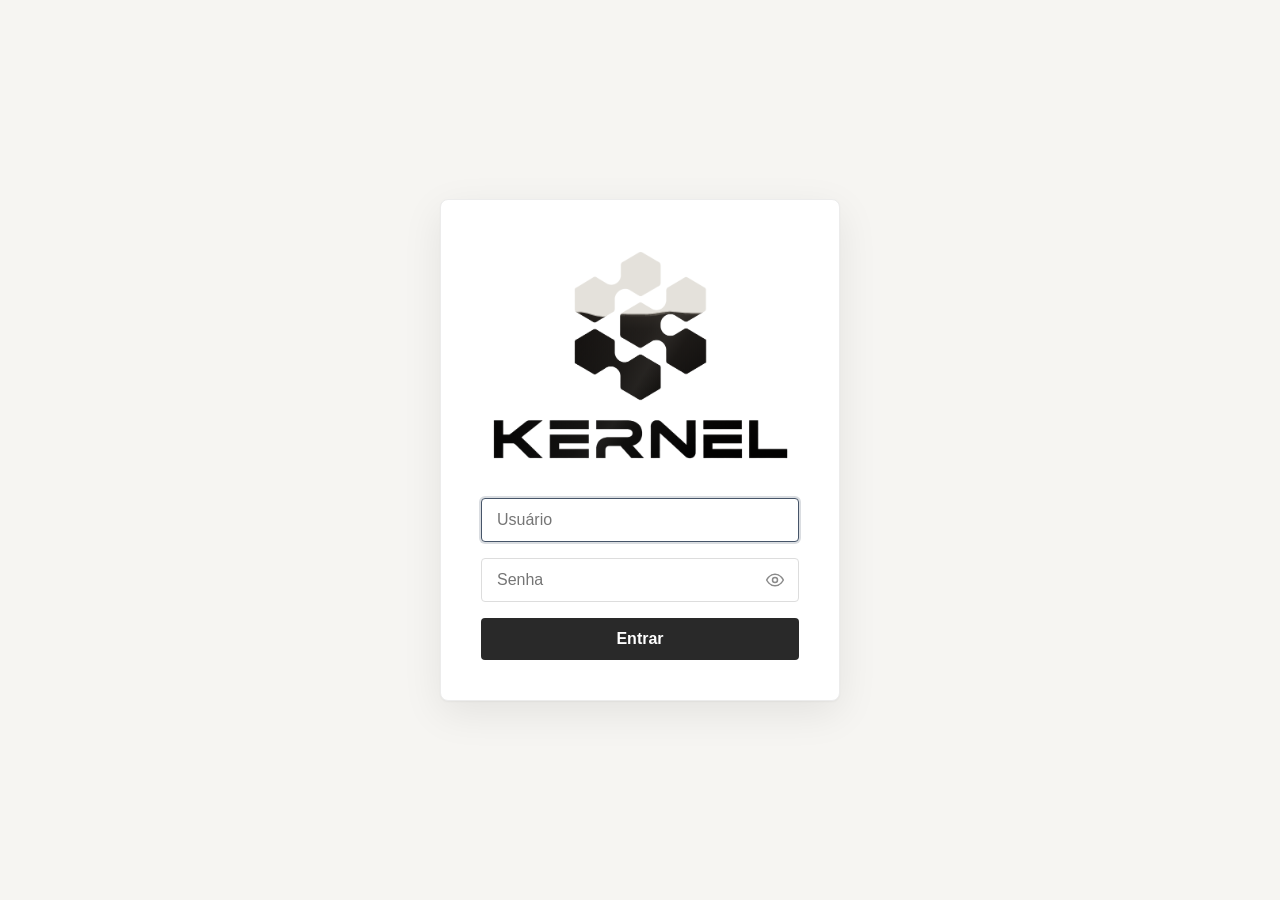
<file: index.html>
<!DOCTYPE html>
<html lang="pt-BR">
<head>
  <meta charset="UTF-8" />
  <meta name="viewport" content="width=device-width, initial-scale=1.0" />
  <title>KERNEL | Login</title>
  <link rel="stylesheet" href="CSS/login.css?v=4" />
  <link rel="icon" href="IMG/Icone.png" type="image/png">
</head>
<body class="login-page">
  <div class="login-container">
    <div class="logo logo-liquido" id="logo-login" role="img" aria-label="KERNEL"></div>
    <form id="login-form" class="login-form">
      <input type="text" id="username" placeholder="Usuário" required autofocus>
      <div class="password-wrapper">
        <input type="password" id="password" placeholder="Senha" required>
        <button type="button" id="toggle-password" class="toggle-senha" aria-label="Mostrar senha" title="Mostrar senha"><svg class="olho-aberto" viewBox="0 0 24 24" width="20" height="20" fill="none" stroke="currentColor" stroke-width="1.8" stroke-linecap="round" stroke-linejoin="round" aria-hidden="true"><path d="M2 12s3.6-7 10-7 10 7 10 7-3.6 7-10 7S2 12 2 12z"/><circle cx="12" cy="12" r="3"/></svg><svg class="olho-fechado" viewBox="0 0 24 24" width="20" height="20" fill="none" stroke="currentColor" stroke-width="1.8" stroke-linecap="round" stroke-linejoin="round" aria-hidden="true"><path d="M3 3l18 18"/><path d="M10.6 5.1A10.4 10.4 0 0 1 12 5c6.4 0 10 7 10 7a17.6 17.6 0 0 1-3.2 4.2M6.6 6.6C3.9 8.4 2 12 2 12s3.6 7 10 7a9.7 9.7 0 0 0 5.4-1.6"/><path d="M9.9 9.9a3 3 0 0 0 4.2 4.2"/></svg></button>
      </div>
      <button type="submit">Entrar</button>
      <div class="login-error" id="login-error">Usuário ou senha inválidos.</div>
    </form>
  </div>
  <script src="SCRIPT/config.js"></script>
  <script src="SCRIPT/logo-liquido.js?v=2"></script>
  <script src="SCRIPT/login.js?v=4"></script>
  
</body>
</html>
</file>
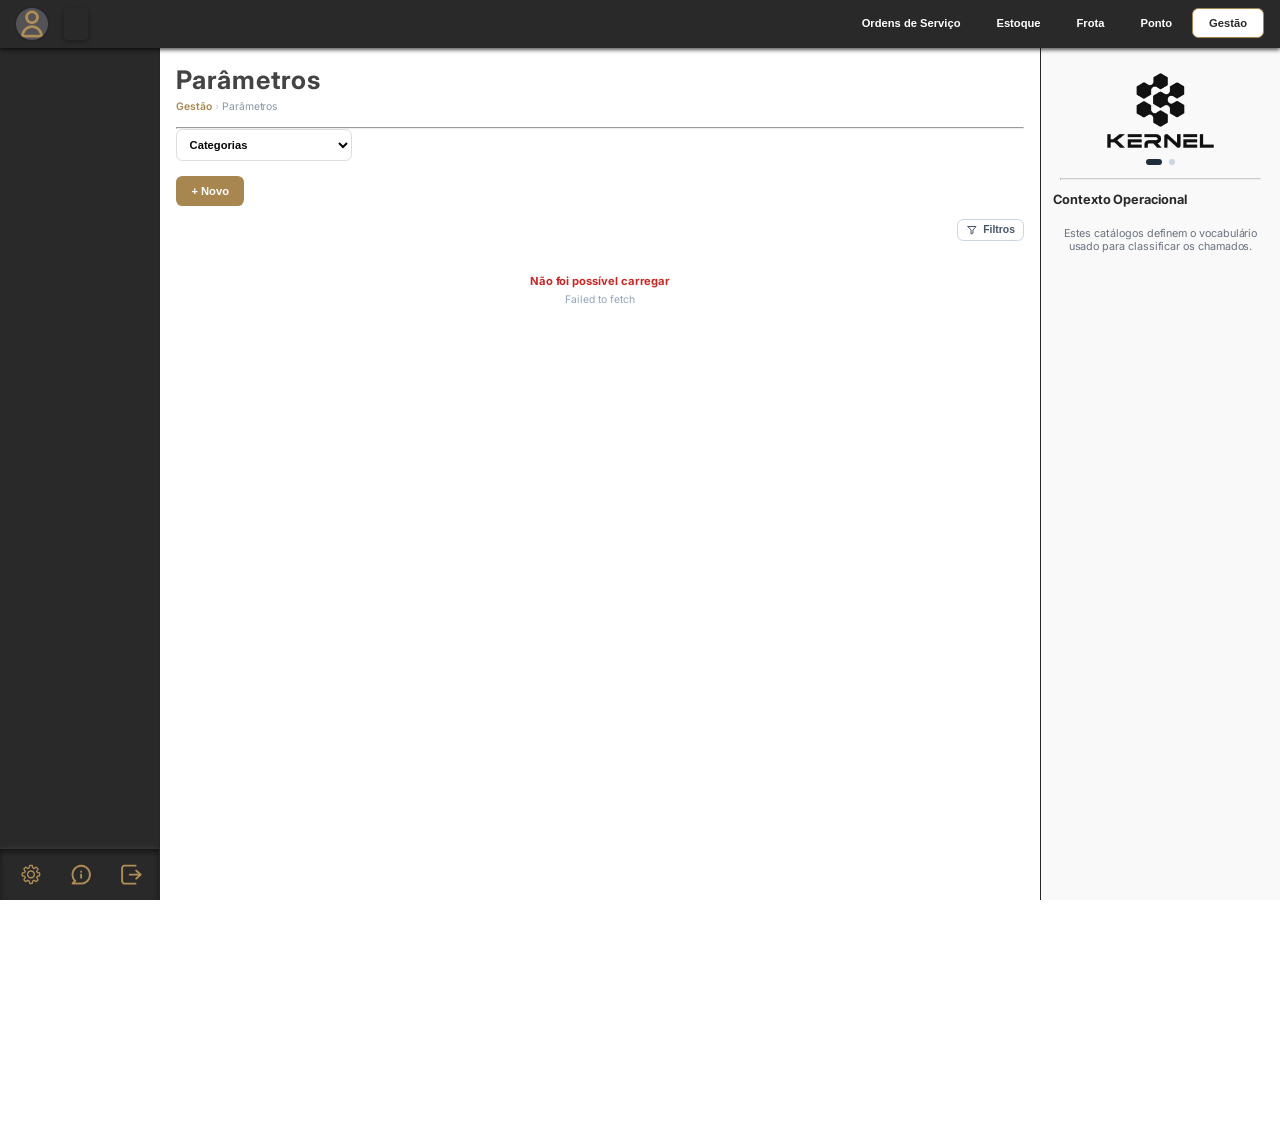
<file: HTML/cadastros.html>
<!DOCTYPE html>
<html lang="pt-BR">
<head>
  <meta charset="UTF-8" />
  <script src="../SCRIPT/escala-tela.js?v=1"></script>
  <meta name="viewport" content="width=device-width, initial-scale=1" />
  <link rel="stylesheet" href="../CSS/gestao.css?v=12" />
  <link rel="stylesheet" href="../CSS/geral.css?v=92" />
  <link rel="stylesheet" href="../CSS/relatorios.css?v=11" />
  <link rel="stylesheet" href="../CSS/ficha.css?v=2" />
  <link rel="stylesheet" href="../CSS/explorador.css?v=1" />
  <link rel="stylesheet" href="../CSS/cadastros.css?v=2" />
  <link rel="stylesheet" href="../CSS/gestao-nav.css?v=4" />
  <link rel="stylesheet" href="../CSS/ajuda.css?v=4" />
  <link rel="icon" href="../IMG/Icone.png" type="image/png">
  <title>Cadastros</title>
</head>
<body>

  <!-- Menu lateral -->
  <div class="menu">
    <!-- Abas internas: a partir de tablet/desktop viram pilulas abaixo da
         legenda (ver .menu-subtabs no CSS e montarSubnavDesktop em
         gestao-nav.js) - o menu fica só com as áreas de Gestão. -->
    <div class="menu-subtabs">
      <button class="tab-btn active" data-tab="analise-operacional" data-nav-label="Parâmetros" data-nav-icone="cadastros">Parâmetros</button>
      <button class="tab-btn" data-tab="locais" data-nav-label="Locais" data-nav-icone="mapa">Bases de Atendimento</button>
      <button class="tab-btn" data-tab="usuario" data-nav-label="Usuários" data-nav-icone="usuarios">Usuários</button>
      <button class="tab-btn" data-tab="funcionario" data-nav-label="Funcionários" data-nav-icone="usuarios">Funcionários</button>
      <button class="tab-btn" data-tab="contrato" data-nav-label="Contratos" data-nav-icone="agenda" data-permissao="gestao_contratos:editar gestao_contratos:excluir">Contratos</button>
    </div>
    <div class="menu-bottom">
      <button class="menu-icon-btn" id="btn-config">
        <img src="../IMG/configuracoes.png" alt="Configurações">
      </button>
      <button class="menu-icon-btn" id="btn-info">
        <img src="../IMG/info.png" alt="Informações">
      </button>
      <button class="menu-icon-btn" id="btn-logout">
        <img src="../IMG/sair.png" alt="Sair">
      </button>
    </div>
  </div>

  <!-- Barra superior -->
  <div class="top-bar">
    <div class="top-bar-left">
      <img src="../IMG/Logoescura.png" alt="KERNEL" class="top-bar-logo">
      <span class="account-info">
        <img src="../IMG/user-icon.png" alt="Usuário" class="user-icon">
        <span id="logged-user"></span>
        <span id="modulo-ativo">Gestão</span>
      </span>
    </div>
    <div class="top-bar-right">
      <button class="top-tab" id="ordens-tab">Ordens de Serviço</button>
      <button class="top-tab" id="almoxarifado-tab">Estoque</button>
      <button class="top-tab" id="frota-tab">Frota</button>
      <button class="top-tab" id="jornada-tab">Ponto</button>
      <button class="top-tab active" id="gestao-tab">Gestão</button>
    </div>
  </div>

  <div class="content">

    <!-- ===== ABA: CADASTRO DE PARÂMETROS ===== -->
    <div id="analise-operacional" class="tab-content active" data-secao="Parâmetros">
      <h2 class="aba-legenda">Parâmetros</h2>
      <hr class="aba-linha">

      <select class="cad-subabas-select" id="cad-subabas">
        <option value="categorias">Categorias</option>
        <option value="problemas">Problemas</option>
        <option value="causas">Causas</option>
        <option value="solucoes">Soluções</option>
        <option value="resultados">Resultados</option>
        <option value="tipos-equipamento">Tipos de equipamento</option>
      </select>

      <div class="cad-cabecalho">
        <div class="cad-busca">
          <input type="search" id="cad-busca" placeholder="Pesquisar..." autocomplete="off">
        </div>
        <label class="cad-check-inline">
          <input type="checkbox" id="cad-incluir-inativos"> Mostrar inativos
        </label>
        <select id="cad-filtro-categoria" class="cad-filtro" hidden>
          <option value="">Todas as categorias</option>
        </select>
        <button type="button" class="rel-btn rel-btn-primario" id="cad-novo">+ Novo</button>
      </div>

      <div class="rel-feedback" id="cad-feedback" hidden></div>
      <div class="rel-tabela-area" id="cad-tabela"></div>
    </div>

    <!-- ===== ABA: EQUIPAMENTOS ===== -->
    <!-- ===== ABA: PONTOS E REGIÕES ===== -->
    <div id="usuario" class="tab-content" data-secao="Usuários">
      <div class="aba-legenda-linha">
        <h2 class="aba-legenda" id="titulo-cadastro-usuario">Novo usuário</h2>
      </div>
      <hr class="aba-linha">
      <form id="form-usuario" autocomplete="off">
        <input type="hidden" id="usuario-id">

        <div class="gestao-secao">
          <h4>Vínculo de perfil de acesso</h4>
          <div class="gestao-form-grid">
            <div class="gestao-form-item">
              <label for="usuario-perfil">Perfil de acesso vinculado</label>
              <select id="usuario-perfil">
                <option value="">Nenhum (sem acesso extra)</option>
              </select>
            </div>
            <div class="gestao-form-item gestao-checkbox-item">
              <label>
                <input type="checkbox" id="usuario-usa-customizadas">
                Usar ajustes sob medida (sobrescrever perfil)
              </label>
            </div>
          </div>
        </div>

        <div class="gestao-secao">
          <h4>Dados cadastrais</h4>
          <div class="gestao-form-grid">
            <div class="gestao-form-item">
              <label for="usuario-login">Nome de usuário (login) *</label>
              <input type="text" id="usuario-login" required>
            </div>
            <div class="gestao-form-item" id="campo-senha-criacao">
              <label for="usuario-senha">Senha operacional *</label>
              <input type="text" id="usuario-senha" autocomplete="new-password">
            </div>
            <div class="gestao-form-item" id="campo-redefinir-senha" style="display:none;">
              <label>
                <input type="checkbox" id="usuario-redefinir-senha-toggle">
                Redefinir senha
              </label>
              <input type="text" id="usuario-nova-senha" placeholder="Nova senha" style="display:none; margin-top:6px;" autocomplete="new-password">
            </div>
            <div class="gestao-form-item">
              <label for="usuario-nome">Nome</label>
              <input type="text" id="usuario-nome">
            </div>
            <div class="gestao-form-item">
              <label for="usuario-email">Endereço de e-mail</label>
              <input type="email" id="usuario-email">
            </div>
            <div class="gestao-form-item">
              <label for="usuario-cargo">Cargo / nível operacional</label>
              <input type="text" id="usuario-cargo" placeholder="Ex.: Administrador Geral">
            </div>
            <div class="gestao-form-item">
              <label for="usuario-pagina-inicial">Abrir ao entrar</label>
              <select id="usuario-pagina-inicial">
                <option value="">Automático (primeira que ele pode ver)</option>
                <option value="ordens">Ordens de Serviço</option>
                <option value="almoxarifado">Estoque</option>
                <option value="frota">Frota</option>
                <option value="jornada">Ponto</option>
                <option value="gestao">Gestão</option>
              </select>
            </div>
            <div class="gestao-form-item gestao-form-full">
              <label for="usuario-foto">Link/URL para foto de perfil</label>
              <input type="url" id="usuario-foto" placeholder="https://...">
            </div>
          </div>
        </div>


        <div class="gestao-secao gestao-secao-customizada" id="bloco-permissoes-usuario" style="display:none;">
          <h4>Painel de direitos e permissões do sistema</h4>
          <div class="gestao-matriz-permissoes" id="matriz-permissoes-usuario"></div>
        </div>

        <div class="gestao-secao">
          <h4>Contratos com acesso liberado <button type="button" class="ajuda-contextual" data-ajuda="acesso-contratos" aria-label="Ver no manual" title="Ver no manual">i</button></h4>
          <div class="gestao-form-grid">
            <div class="gestao-form-item gestao-form-full">
              <div id="usuario-contratos-lista" class="checklist-contratos"></div>
            </div>
          </div>
        </div>

        <div class="gestao-secao" id="bloco-pessoa-usuario" hidden>
          <h4>Crachá, emergência e certificados <button type="button" class="ajuda-contextual" data-ajuda="cracha" aria-label="Ver no manual" title="Ver no manual">i</button></h4>
          <a class="btn-secundario" id="usuario-abrir-funcionario" href="#">Abrir cadastro de funcionário</a>
        </div>

        <div id="usuario-form-feedback" class="gestao-feedback" style="display:none;"></div>

        <div class="gestao-modal-acoes">
          <button type="button" class="btn-secundario" id="cancelar-cadastro-usuario">Voltar para a lista</button>
          <button type="submit" class="btn-primario">Salvar</button>
        </div>
      </form>
    </div>

    <div id="funcionario" class="tab-content" data-secao="Funcionários">
      <div class="aba-legenda-linha">
        <h2 class="aba-legenda" id="titulo-cadastro-funcionario">Novo funcionário</h2>
      </div>
      <hr class="aba-linha">
      <div class="opcoes-abas cad-subabas" id="func-abas">
        <button type="button" class="top-tab2 ativo" data-fsec="dados">Dados</button>
        <button type="button" class="top-tab2" data-fsec="admissao">Admissão</button>
        <button type="button" class="top-tab2" data-fsec="documentos" data-so-salvo>Documentos</button>
        <button type="button" class="top-tab2" data-fsec="ferias" data-so-salvo>Férias</button>
      </div>
      <form id="form-funcionario" autocomplete="off">
        <input type="hidden" id="func-id">
        <div data-fsec-painel="dados">
        <div class="gestao-form-grid">
          <div class="gestao-form-item">
            <label for="func-nome">Nome *</label>
            <input type="text" id="func-nome" maxlength="150" required>
          </div>
          <div class="gestao-form-item">
            <label for="func-cpf">CPF</label>
            <input type="text" id="func-cpf" inputmode="numeric" maxlength="14" placeholder="000.000.000-00">
          </div>
          <div class="gestao-form-item gestao-form-full func-mesma-pessoa" id="func-mesma-pessoa" hidden></div>
          <div class="gestao-form-item">
            <label for="func-matricula">Matrícula</label>
            <input type="text" id="func-matricula" maxlength="50">
          </div>
          <div class="gestao-form-item">
            <label for="func-funcao">Função padrão</label>
            <select id="func-funcao"><option value="">Sem função definida</option></select>
          </div>
          <div class="gestao-form-item">
            <label for="func-telefone">Telefone</label>
            <input type="tel" id="func-telefone" maxlength="40">
          </div>
          <div class="gestao-form-item">
            <label for="func-email">E-mail</label>
            <input type="email" id="func-email" maxlength="150">
          </div>
          <div class="gestao-form-item">
            <label for="func-usuario">Usuário do sistema</label>
            <select id="func-usuario"><option value="">Sem login</option></select>
          </div>
          <div class="gestao-form-item">
            <label><input type="checkbox" id="func-ativo" checked> Ativo</label>
          </div>
          <div class="gestao-form-item">
            <label for="func-sangue">Tipo sanguíneo</label>
            <select id="func-sangue">
              <option value="">Não informado</option>
              <option>A+</option><option>A-</option><option>B+</option><option>B-</option>
              <option>AB+</option><option>AB-</option><option>O+</option><option>O-</option>
            </select>
          </div>
          <div class="gestao-form-item gestao-form-full">
            <label for="func-observacao">Observação</label>
            <input type="text" id="func-observacao" maxlength="255">
          </div>
        </div>

        <div class="gestao-secao">
          <details class="config-emergencia">
            <summary>Informações de emergência</summary>
            <div class="gestao-form-grid">
              <div class="gestao-form-item"><label for="func-med-alergias">Alergias</label><input type="text" id="func-med-alergias" maxlength="255"></div>
              <div class="gestao-form-item"><label for="func-med-condicoes">Contraindicações e condições de saúde</label><input type="text" id="func-med-condicoes" maxlength="255"></div>
              <div class="gestao-form-item"><label for="func-med-medicamentos">Medicamentos de uso contínuo</label><input type="text" id="func-med-medicamentos" maxlength="255"></div>
              <div class="gestao-form-item"><label for="func-med-contato">Contato de emergência (nome)</label><input type="text" id="func-med-contato" maxlength="120"></div>
              <div class="gestao-form-item"><label for="func-med-telefone">Telefone do contato</label><input type="tel" id="func-med-telefone" maxlength="40"></div>
              <div class="gestao-form-item gestao-checkbox-item"><label><input type="checkbox" id="func-med-publico" checked> Mostrar na leitura do QR do crachá</label></div>
            </div>
          </details>
        </div>

        <div class="gestao-secao" id="func-bloco-capacitacoes" hidden>
          <h4>Capacitações</h4>
          <div id="func-caps"></div>
        </div>
        </div>

        <!-- Admissão -->
        <div data-fsec-painel="admissao" hidden>
          <div class="gestao-form-grid">
            <div class="gestao-form-item">
              <label for="func-admissao">Data de admissão</label>
              <input type="date" id="func-admissao">
            </div>
            <div class="gestao-form-item">
              <label for="func-contrato">Tipo de contrato</label>
              <select id="func-contrato">
                <option value="">Não informado</option>
                <option>CLT</option><option>Experiência</option><option>Temporário</option>
                <option>Estágio</option><option>Aprendiz</option><option>PJ</option><option>Autônomo</option>
              </select>
            </div>
            <div class="gestao-form-item">
              <label for="func-desligamento">Data de desligamento</label>
              <input type="date" id="func-desligamento">
            </div>
            <div class="gestao-form-item">
              <label>Tempo de casa <button type="button" class="ajuda-contextual" data-ajuda="funcionario-ficha" aria-label="Ver no manual" title="Ver no manual">i</button></label>
              <div class="ficha-tempo" id="func-tempo-casa">-</div>
            </div>
          </div>
        </div>

        <!-- Documentos: explorador de arquivos (pastas livres) -->
        <div data-fsec-painel="documentos" hidden>
          <div id="ficha-explorador"></div>
        </div>

        <!-- Férias (componente SCRIPT/cadastros/ferias-ui.js) -->
        <div data-fsec-painel="ferias" hidden>
          <div id="func-ferias"></div>
        </div>

        <div id="func-feedback" class="gestao-feedback" style="display:none;"></div>
        <div class="gestao-modal-acoes" id="func-acoes-salvar" style="justify-content:flex-start;">
          <button type="submit" class="btn-primario" id="btn-salvar-funcionario">Salvar funcionário</button>
          <button type="button" class="btn-secundario" id="btn-limpar-funcionario">Voltar para a lista</button>
        </div>
      </form>
    </div>

    <div id="contrato" class="tab-content" data-secao="Contratos">
      <div class="aba-legenda-linha">
        <h2 class="aba-legenda" id="titulo-cadastro-contrato">Novo contrato</h2>
      </div>
      <hr class="aba-linha">
      <form id="form-contratos" autocomplete="off">
        <div class="gestao-form-grid">
          <div class="gestao-form-item">
            <label for="contrato-nome">Nome do contrato *</label>
            <input type="text" id="contrato-nome" placeholder="Nome do contrato/empresa" required>
          </div>
          <div class="gestao-form-item">
            <label for="contrato-cnpj">CNPJ</label>
            <input type="text" id="contrato-cnpj" placeholder="00.000.000/0000-00">
          </div>
          <div class="gestao-form-item gestao-form-full">
            <label for="contrato-especificacoes">Especificações</label>
            <textarea id="contrato-especificacoes" rows="3" placeholder="Descreva as especificações do contrato..."></textarea>
          </div>
          <div class="gestao-form-item gestao-form-full">
            <label>Arquivos do contrato</label>
            <div id="contrato-arquivos-lista"></div>
          </div>
        </div>

        <div id="contrato-form-feedback" class="gestao-feedback" style="display:none;"></div>

        <div class="gestao-modal-acoes" style="justify-content:flex-start;">
          <button type="submit" class="btn-primario" id="btn-salvar-contrato">Salvar contrato</button>
          <button type="button" class="btn-secundario" id="btn-voltar-contrato">Voltar para a lista</button>
        </div>
      </form>
    </div>

    <div id="locais" class="tab-content" data-secao="Bases de Atendimento">
      <h2 class="aba-legenda">Bases de Atendimento</h2>
      <hr class="aba-linha">

      <div class="opcoes-abas cad-subabas" id="loc-subabas">
        <button type="button" class="top-tab2 ativo" data-loc="pontos">Bases de Atendimento</button>
        <button type="button" class="top-tab2" data-loc="regioes">Regiões</button>
      </div>

      <div class="cad-cabecalho">
        <div class="cad-busca">
          <input type="search" id="loc-busca" placeholder="Pesquisar..." autocomplete="off">
        </div>
        <button type="button" class="rel-btn rel-btn-primario" id="loc-novo">+ Novo</button>
      </div>

      <div class="rel-feedback" id="loc-feedback" hidden></div>
      <div class="rel-tabela-area" id="loc-tabela"></div>
    </div>

    <!-- ===== ABA: AUDITORIA ===== -->
  </div>

  <!-- Sidebar direita -->
  <div class="sidebar-right">
    <img src="../IMG/Logo.png" alt="Logo" class="logo">
    <hr class="logo-divider">
    <div id="sidebar-content"></div>
  </div>

  <!-- Formulário em painel lateral (tela cheia no celular) -->
  <div class="rel-detalhe-overlay" id="cad-form-overlay" hidden></div>
  <aside class="rel-detalhe cad-form-painel" id="cad-form-painel" hidden aria-label="Formulário de cadastro">
    <div class="rel-detalhe-cabecalho">
      <strong id="cad-form-titulo">Novo registro</strong>
      <button type="button" class="rel-filtros-fechar" id="cad-form-fechar" aria-label="Fechar">&times;</button>
    </div>
    <form class="cad-form-corpo" id="cad-form">
      <div id="cad-form-campos"></div>
      <div class="cad-form-meta" id="cad-form-meta" hidden></div>
      <div class="cad-form-acoes">
        <button type="button" class="rel-btn rel-btn-secundario" id="cad-form-cancelar">Cancelar</button>
        <button type="submit" class="rel-btn rel-btn-primario" id="cad-form-salvar">Salvar</button>
      </div>
    </form>
  </aside>

  <script src="../SCRIPT/config.js?v=2"></script>
  <script src="../SCRIPT/logo-liquido.js?v=2"></script>
  <script src="../SCRIPT/geral.js?v=43"></script>
  <script src="../SCRIPT/ficha-registro.js?v=1"></script>
  <script src="../SCRIPT/filtros-tabela.js?v=10"></script>
  <script src="../SCRIPT/navegacao-subabas.js?v=2"></script>
  <script src="../SCRIPT/configuracoes.js?v=9"></script>
  <script src="../SCRIPT/protecao-print.js?v=3"></script>
  <script src="../SCRIPT/clima-ferro.js?v=14"></script>
  <script src="../SCRIPT/clima-painel.js?v=9"></script>
  <script src="../SCRIPT/ajuda/central.js?v=34"></script>
  <script src="../SCRIPT/gestao-nav.js?v=13"></script>
  <script src="../SCRIPT/relatorios/api.js?v=2"></script>
  <script src="../SCRIPT/cadastros/formulario.js?v=4"></script>
  <script src="../SCRIPT/cadastros/catalogos.js?v=2"></script>
  <script src="../SCRIPT/cadastros/locais.js?v=3"></script>
  <script src="../SCRIPT/permissoes-matriz.js?v=1"></script>
  <script src="../SCRIPT/cadastros/capacitacoes-ui.js?v=2"></script>
  <script src="../SCRIPT/cadastros/usuario.js?v=5"></script>
  <script src="../SCRIPT/gestao-funcionarios.js?v=7"></script>
  <script src="../SCRIPT/operacional/explorador.js?v=6"></script>
  <script src="../SCRIPT/cadastros/ferias-ui.js?v=2"></script>
  <script src="../SCRIPT/cadastros/funcionario-ficha.js?v=3"></script>
  <script src="../SCRIPT/cadastros/contrato.js?v=1"></script>
  <script src="../SCRIPT/contexto/painel.js?v=2"></script>
  <script src="../SCRIPT/contexto/cadastros.js?v=3"></script>

  <div id="info-modal" class="modal" style="display: none;">
    <div class="modal-content">
      <p>Versão de desenvolvimento: 1.0.0</p>
      <button id="modal-ok-btn">OK</button>
    </div>
  </div>
</body>
</html>
</file>
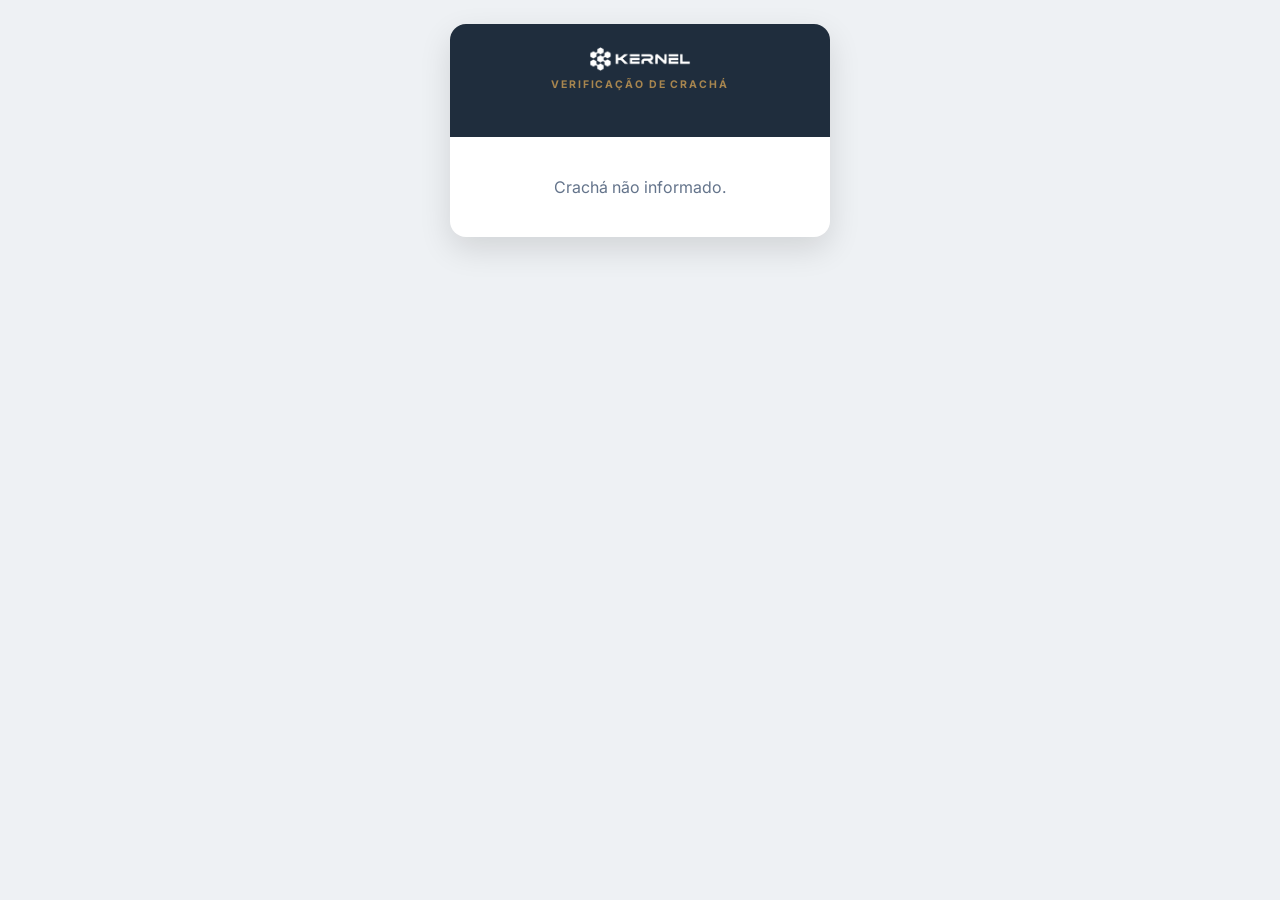
<file: HTML/cracha.html>
<!DOCTYPE html>
<html lang="pt-BR">
<head>
  <meta charset="UTF-8">
  <meta name="viewport" content="width=device-width, initial-scale=1.0">
  <meta name="robots" content="noindex">
  <title>KERNEL | Verificação de crachá</title>
  <link rel="icon" href="../IMG/Icone.png" type="image/png">
  <link rel="preconnect" href="https://fonts.googleapis.com">
  <link href="https://fonts.googleapis.com/css2?family=Inter:wght@400;600;700;800&display=swap" rel="stylesheet">
  <style>
    :root { --escuro: #1F2D3D; --bronze: #A8864F; --texto: #1F2D3D; --suave: #64748b; --fundo: #eef1f4; }
    * { box-sizing: border-box; }
    body { margin: 0; min-height: 100vh; display: flex; align-items: flex-start; justify-content: center; padding: 24px 16px; background: var(--fundo); font-family: Inter, system-ui, sans-serif; color: var(--texto); }
    .cartao { width: 100%; max-width: 380px; overflow: hidden; border-radius: 16px; background: #fff; box-shadow: 0 12px 32px rgba(0,0,0,.12); }
    .topo { display: flex; flex-direction: column; align-items: center; gap: 6px; padding: 22px 16px 46px; background: var(--escuro); }
    .topo img { height: 26px; }
    .topo span { font-size: 10.5px; font-weight: 700; letter-spacing: .18em; text-transform: uppercase; color: var(--bronze); }
    .identidade { position: relative; z-index: 1; display: flex; flex-direction: column; align-items: center; margin-top: -40px; padding: 0 18px; text-align: center; }
    .foto { width: 96px; height: 112px; object-fit: cover; border-radius: 12px; border: 4px solid #fff; background: #535358; box-shadow: 0 4px 14px rgba(0,0,0,.18); }
    h1 { margin: 12px 0 2px; font-size: 21px; }
    .cargo { font-size: 13px; font-weight: 600; color: var(--bronze); }
    .ficha { display: grid; grid-template-columns: 1fr 1fr; gap: 12px; margin: 18px; padding-top: 14px; border-top: 1px dashed #d5dbe3; }
    .ficha dt { font-size: 10.5px; font-weight: 700; letter-spacing: .06em; text-transform: uppercase; color: #94a3b8; }
    .ficha dd { margin: 2px 0 0; font-size: 14px; font-weight: 600; }
    .sangue { display: inline-block; min-width: 38px; padding: 2px 8px; border-radius: 6px; background: #c62828; color: #fff; font-weight: 800; text-align: center; }
    .sangue.vazio { background: #e5e7eb; color: var(--suave); font-weight: 600; }
    .caps { margin: 0 18px 18px; }
    .caps h2 { margin: 0 0 8px; font-size: 10.5px; letter-spacing: .06em; text-transform: uppercase; color: #94a3b8; }
    .caps ul { margin: 0; padding: 0; list-style: none; display: flex; flex-direction: column; gap: 8px; }
    .caps li { display: flex; flex-wrap: wrap; align-items: center; gap: 4px 8px; font-size: 14px; }
    .caps small { flex-basis: 100%; font-size: 12px; color: #94a3b8; }
    .selo { padding: 1px 8px; border-radius: 999px; font-size: 12px; font-weight: 700; }
    .valida { background: #e3f4ea; color: #1a7f45; }
    .vencendo { background: #fff4de; color: #a35d00; }
    .vencida { background: #fde8e8; color: #c62828; }
    .sem_validade { background: #eef1f4; color: var(--suave); }
    .pendencia { margin-bottom: 8px; padding: 9px 11px; border-radius: 8px; background: #fde8e8; color: #c62828; font-size: 13px; font-weight: 700; }
    .ok { margin-bottom: 8px; padding: 9px 11px; border-radius: 8px; background: #e3f4ea; color: #1a7f45; font-size: 13px; font-weight: 700; }
    .rodape { padding: 12px 18px; background: #f8fafc; font-size: 12px; color: var(--suave); text-align: center; }
    .aviso { padding: 40px 20px; text-align: center; color: var(--suave); }
    .pdf { font-size: 12.5px; font-weight: 700; color: var(--bronze); text-decoration: none; }
    .emergencia { margin: 0 18px 16px; }
    .emergencia summary { display: inline-flex; align-items: center; gap: 6px; padding: 4px 10px 4px 8px; border: 1px solid #eef1f4; border-radius: 999px;
      font-size: 12px; font-weight: 600; color: #64748b; cursor: pointer; list-style: none; }
    .emergencia summary::-webkit-details-marker { display: none; }
    .emergencia summary svg { color: #c62828; }
    .emergencia[open] summary { color: #1F2D3D; }
    .emergencia dl { margin: 10px 0 0; padding: 10px 12px; background: #fdf4f4; border-radius: 8px; display: flex; flex-direction: column; gap: 8px; }
    .emerg-tel { color: #c62828; font-weight: 700; text-decoration: none; white-space: nowrap; }
    .emerg-tel::before { content: "\260E  "; }
    .emergencia dt { font-size: 10.5px; font-weight: 700; letter-spacing: .06em; text-transform: uppercase; color: #94a3b8; }
    .emergencia dd { margin: 2px 0 0; font-size: 14px; font-weight: 600; }
  </style>
</head>
<body>
  <main class="cartao" id="cartao">
    <div class="topo"><img src="../IMG/Logoescura.png" alt="KERNEL"><span>Verificação de crachá</span></div>
    <div class="aviso" id="aviso">Consultando...</div>
  </main>

  <script src="../SCRIPT/config.js?v=2"></script>
  <script src="../SCRIPT/protecao-print.js?v=3"></script>
  <script>
    (function () {
      const esc = (t) => String(t ?? '').replace(/[&<>"']/g, (c) => ({ '&': '&amp;', '<': '&lt;', '>': '&gt;', '"': '&quot;', "'": '&#39;' }[c]));
      const aviso = document.getElementById('aviso');
      const codigo = new URLSearchParams(location.search).get('c') || '';
      if (!codigo) { aviso.textContent = 'Crachá não informado.'; return; }

      fetch((window.apiUrl ? window.apiUrl('/cracha/' + encodeURIComponent(codigo)) : '/cracha/' + codigo))
        .then((r) => r.json())
        .then((d) => {
          if (d.status !== 'ok') throw new Error(d.mensagem || 'Crachá não encontrado.');
          const c = d.cracha;
          const pend = (c.pendencias || []).map((p) => `<div class="pendencia">${esc(p.motivo)}</div>`).join('');
          const pdf = (k) => k.tem_arquivo
            ? `<a class="pdf" target="_blank" rel="noopener" href="${window.apiUrl('/cracha/' + encodeURIComponent(codigo) + '/certificado/' + k.id)}">Ver certificado (PDF)</a>` : '';
          const med = c.medicas || {};
          const telLimpo = String(med.emergencia_telefone || '').replace(/[^\d+]/g, '');
          const contato = [esc(med.emergencia_nome || ''), med.emergencia_telefone
            ? `<a class="emerg-tel" href="tel:${telLimpo}">${esc(med.emergencia_telefone)}</a>` : ''].filter(Boolean).join(' · ');
          const linhasMed = [['Alergias', esc(med.alergias || '')], ['Contraindicações', esc(med.condicoes || '')],
            ['Medicamentos', esc(med.medicamentos || '')], ['Contato de emergência', contato]].filter(([, v]) => v);
          const emergencia = linhasMed.length
            ? `<details class="emergencia"><summary><svg viewBox="0 0 24 24" width="13" height="13" aria-hidden="true"><path fill="currentColor" d="M9 3h6v6h6v6h-6v6H9v-6H3V9h6z"/></svg>Emergência</summary><dl>${linhasMed.map(([r, v]) => `<div><dt>${r}</dt><dd>${v}</dd></div>`).join('')}</dl></details>` : '';
          const caps = (c.capacitacoes || []).map((k) => `<li><strong>${esc(k.nome)}</strong><span class="selo ${esc(k.situacao)}">${esc(k.rotulo)}</span>${pdf(k)}` +
            `<small>${k.certificado ? 'Certificado ' + esc(k.certificado) + ' · ' : ''}${k.validade ? 'válida até ' + k.validade.split('-').reverse().join('/') : 'sem validade informada'}</small></li>`).join('');
          const situacao = pend || ((c.capacitacoes || []).length ? '<div class="ok">Certificados exigidos em dia</div>' : '');
          aviso.outerHTML = `
            <div class="identidade">
              <img class="foto" src="${esc(c.foto_url || '../IMG/user-icon.png')}" alt="" onerror="this.onerror=null;this.src='../IMG/user-icon.png'">
              <h1>${esc(c.nome)}</h1>
            </div>
            <dl class="ficha">
              <div><dt>Cargo</dt><dd>${esc(c.cargo || '-')}</dd></div>
              <div><dt>Tipo sanguíneo</dt><dd><span class="sangue ${c.tipo_sanguineo ? '' : 'vazio'}">${esc(c.tipo_sanguineo || '-')}</span></dd></div>
            </dl>
            <section class="caps">
              <h2>Certificados</h2>
              ${situacao}
              ${caps ? `<ul>${caps}</ul>` : '<p style="margin:0;color:#94a3b8;font-size:13px">Nenhum certificado cadastrado.</p>'}
            </section>
            ${emergencia}
            <div class="rodape">Consultado em ${esc(c.consultado_em)} · <span id="validade">válido por 10:00</span></div>`;

          // Dificulta print (some ao perder o foco, marca d'água, sem imprimir).
          if (window.ProtecaoPrint) {
            window.ProtecaoPrint.proteger(document.getElementById('cartao'), { marca: 'KERNEL · ' + c.nome + ' · ' + c.consultado_em });
          }

          // O link vale 10 minutos: ao vencer, os dados somem mesmo sem recarregar.
          const validade = document.getElementById('validade');
          const fim = (c.expira_em || 0) * 1000;
          const tique = () => {
            const resta = Math.max(0, Math.round((fim - Date.now()) / 1000));
            validade.textContent = 'válido por ' + String(Math.floor(resta / 60)).padStart(2, '0') + ':' + String(resta % 60).padStart(2, '0');
            if (resta > 0) return;
            clearInterval(relogio);
            // Link destruído: some da barra de endereço e do histórico.
            try { history.replaceState(null, '', location.pathname); } catch (err) { /* sem histórico */ }
            const cartao = document.getElementById('cartao');
            cartao.querySelectorAll(':scope > :not(.topo)').forEach((n) => n.remove());
            cartao.insertAdjacentHTML('beforeend', '<div class="aviso">Este QR expirou. Peça para abrir o crachá de novo e ler o QR atualizado.</div>');
          };
          const relogio = setInterval(tique, 1000);
          tique();
        })
        .catch((e) => { try { history.replaceState(null, '', location.pathname); } catch (err) { /* sem histórico */ } const a = document.getElementById('aviso'); if (a) a.textContent = e.message || 'Não foi possível consultar o crachá.'; });
    })();
  </script>
</body>
</html>
</file>
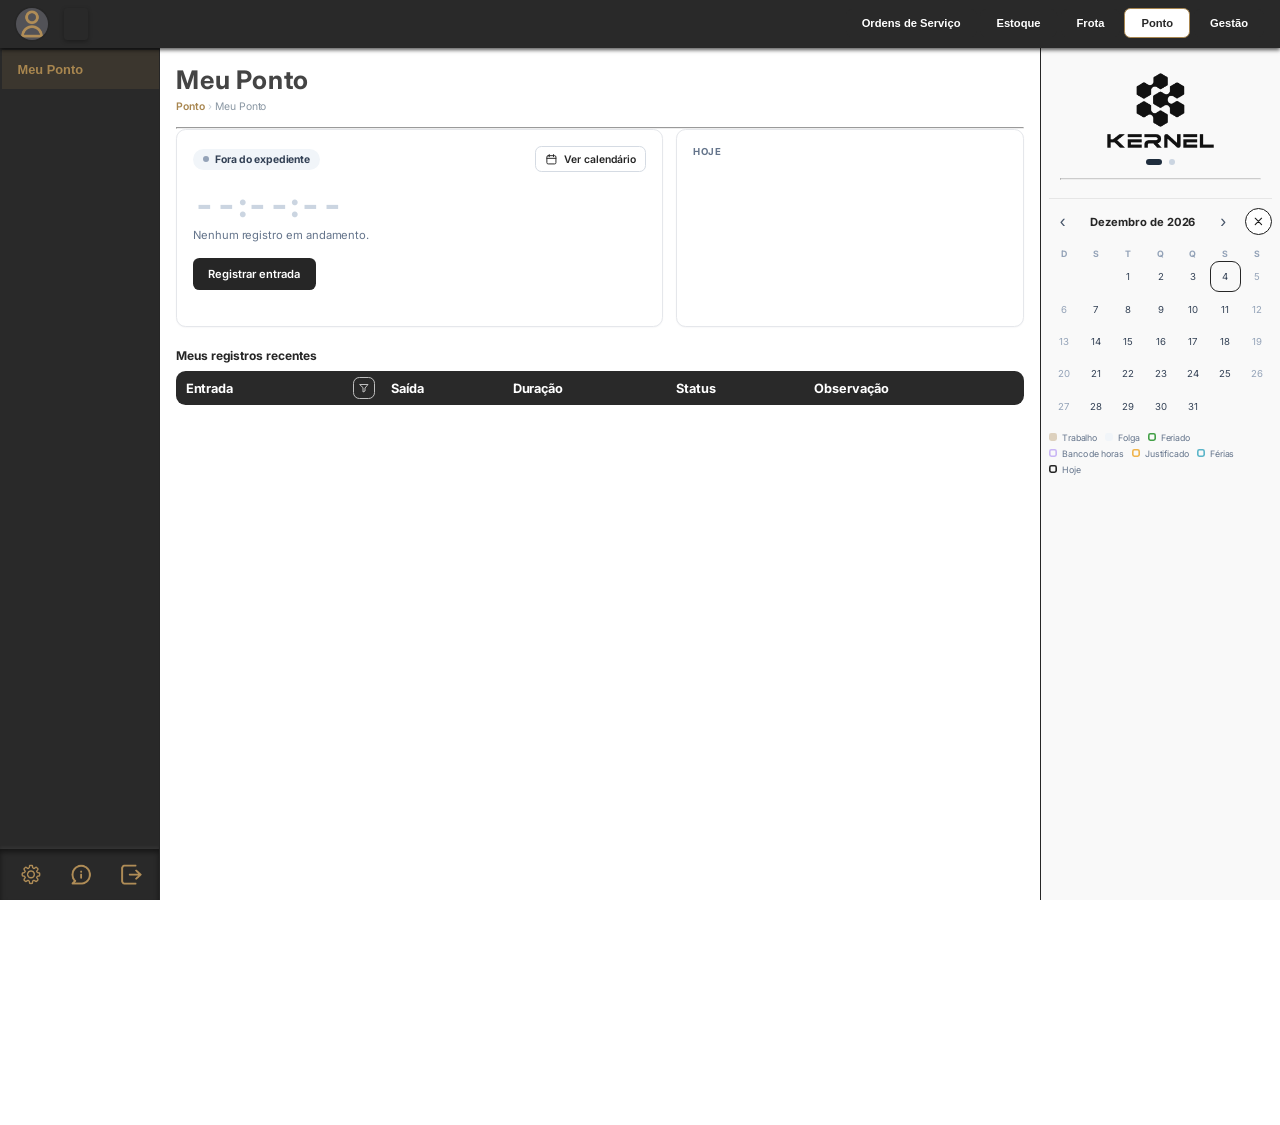
<file: HTML/jornada.html>
<!DOCTYPE html>
<html lang="pt-BR">
<head>
  <meta charset="UTF-8" />
  <script src="../SCRIPT/escala-tela.js?v=1"></script>
  <meta name="viewport" content="width=device-width, initial-scale=1" />
  <link rel="stylesheet" href="../CSS/geral.css?v=92" />
  <link rel="stylesheet" href="../CSS/jornada.css?v=13" />
  <link rel="stylesheet" href="../CSS/ajuda.css?v=4" />
  <link rel="icon" href="../IMG/Icone.png" type="image/png">
  <title>Ponto</title>
</head>
<body>

  <!-- Menu lateral -->
  <div class="menu">
    <button class="tab-btn active" data-tab="meu-painel" data-nav-label="Meu Ponto" data-nav-icone="painel">Meu Ponto</button>
    <div class="menu-bottom">
      <button class="menu-icon-btn" id="btn-config">
        <img src="../IMG/configuracoes.png" alt="Configurações">
      </button>
      <button class="menu-icon-btn" id="btn-info">
        <img src="../IMG/info.png" alt="Informações">
      </button>
      <button class="menu-icon-btn" id="btn-logout">
        <img src="../IMG/sair.png" alt="Sair">
      </button>
    </div>
  </div>

  <!-- Barra superior -->
  <div class="top-bar">
    <div class="top-bar-left">
      <img src="../IMG/Logoescura.png" alt="KERNEL" class="top-bar-logo">
      <span class="account-info">
        <img src="../IMG/user-icon.png" alt="Usuário" class="user-icon">
        <span id="logged-user"></span>
        <span id="modulo-ativo">Ponto</span>
      </span>
    </div>
    <div class="top-bar-right">
      <button class="top-tab" id="ordens-tab">Ordens de Serviço</button>
      <button class="top-tab" id="almoxarifado-tab">Estoque</button>
      <button class="top-tab" id="frota-tab">Frota</button>
      <button class="top-tab active" id="jornada-tab">Ponto</button>
      <button class="top-tab" id="gestao-tab">Gestão</button>
    </div>
  </div>

  <!-- Conteúdo principal -->
  <div class="content">

    <!-- ===== ABA: MEU PAINEL ===== -->
    <div id="meu-painel" class="tab-content active">
      <h2 class="aba-legenda">Meu Ponto</h2>
      <hr class="aba-linha">

      <div class="jor-grade">
        <section id="jor-status-card" class="jor-cartao jor-status-card jor-status-fora">
          <div class="jor-status-topo">
            <span class="jor-estado"><span class="jor-estado-ponto"></span><span id="jor-status-texto">Fora do expediente</span></span>
            <button type="button" id="jor-btn-calendario" class="jor-btn-contorno">
              <svg viewBox="0 0 24 24" width="16" height="16" fill="none" stroke="currentColor" stroke-width="1.8" stroke-linecap="round" aria-hidden="true"><rect x="3.5" y="5" width="17" height="15.5" rx="2.5"/><path d="M3.5 10h17M8 3v4M16 3v4"/></svg>
              Ver calendário
            </button>
          </div>
          <div class="jor-status-tempo" id="jor-status-tempo">--:--:--</div>
          <div class="jor-status-detalhe" id="jor-status-detalhe">Nenhum registro em andamento.</div>

          <div class="jor-acoes">
            <button id="jor-btn-iniciar" class="jor-btn jor-btn-principal">Registrar entrada</button>
            <button id="jor-btn-pausar" class="jor-btn jor-btn-secundario" style="display:none">Iniciar intervalo</button>
            <button id="jor-btn-retomar" class="jor-btn jor-btn-principal" style="display:none">Voltar do intervalo</button>
            <button id="jor-btn-finalizar" class="jor-btn jor-btn-perigo" style="display:none">Registrar saída</button>
          </div>
          <div id="jor-mensagem" class="jor-mensagem"></div>
        </section>

        <section class="jor-cartao jor-hoje">
          <h3 class="jor-cartao-titulo">Hoje</h3>
          <div id="jor-hoje-data" class="jor-hoje-data"></div>
          <div id="jor-hoje-escala" class="jor-hoje-linha"></div>
          <div id="jor-hoje-feriado" class="jor-hoje-linha"></div>
          <div id="jor-proximo-feriado" class="jor-hoje-linha jor-suave"></div>
        </section>
      </div>

      <h3 class="jor-subtitulo">Meus registros recentes</h3>
      <div class="tabela-responsiva">
        <table class="estilo-tabela jor-tabela" id="jor-tabela-historico">
          <thead>
            <tr>
              <th>Entrada</th>
              <th>Saída</th>
              <th>Duração</th>
              <th>Status</th>
              <th>Observação</th>
            </tr>
          </thead>
          <tbody></tbody>
        </table>
      </div>
    </div>

  </div>

  <!-- Painel lateral direito (logo e clima, igual às outras páginas) -->
  <div class="sidebar-right">
    <img src="../IMG/Logo.png" alt="Logo" class="logo">
    <hr class="logo-divider">
    <div id="sidebar-content"></div>
  </div>

  <script src="../SCRIPT/config.js"></script>
  <script src="../SCRIPT/logo-liquido.js?v=2"></script>
  <script src="../SCRIPT/geral.js?v=43"></script>
  <script src="../SCRIPT/ficha-registro.js?v=1"></script>
  <script src="../SCRIPT/filtros-tabela.js?v=10"></script>
  <script src="../SCRIPT/navegacao-subabas.js?v=2"></script>
  <script src="../SCRIPT/gestao-nav.js?v=13"></script>
  <script src="../SCRIPT/configuracoes.js?v=9"></script>
  <script src="../SCRIPT/protecao-print.js?v=3"></script>
  <script src="../SCRIPT/clima-ferro.js?v=14"></script>
  <script src="../SCRIPT/clima-painel.js?v=9"></script>
  <script src="../SCRIPT/ajuda/central.js?v=34"></script>
  <script src="../SCRIPT/jornada.js?v=11"></script>

  <!-- Calendário: escala e feriados -->
  <div id="jor-cal" class="jor-cal-fundo" hidden>
    <div class="jor-cal" role="dialog" aria-modal="true" aria-labelledby="jor-cal-mes">
      <div class="jor-cal-topo">
        <button type="button" class="jor-cal-nav" id="jor-cal-ant" aria-label="Mês anterior">&#8249;</button>
        <h3 id="jor-cal-mes"></h3>
        <button type="button" class="jor-cal-nav" id="jor-cal-prox" aria-label="Próximo mês">&#8250;</button>
        <button type="button" class="jor-cal-fechar" id="jor-cal-fechar" aria-label="Fechar">&times;</button>
      </div>
      <div class="jor-cal-semana"><span>D</span><span>S</span><span>T</span><span>Q</span><span>Q</span><span>S</span><span>S</span></div>
      <div class="jor-cal-dias" id="jor-cal-dias"></div>
      <div class="jor-cal-legenda">
        <span><i class="lg-escala"></i>Trabalho</span>
        <span><i class="lg-folga"></i>Folga</span>
        <span><i class="lg-feriado"></i>Feriado</span>
        <span><i class="lg-banco"></i>Banco de horas</span>
        <span><i class="lg-justificado"></i>Justificado</span>
        <span><i class="lg-ferias"></i>Férias</span>
        <span><i class="lg-hoje"></i>Hoje</span>
      </div>
      <div class="jor-cal-info" id="jor-cal-info"></div>
      <ul class="jor-cal-lista" id="jor-cal-lista"></ul>
    </div>
  </div>

  <!-- Painel notificação -->
  <div id="info-modal" class="modal" style="display: none;">
    <div class="modal-content">
      <p>Versão de desenvolvimento: 1.0.0</p>
      <button id="modal-ok-btn">OK</button>
    </div>
  </div>
</body>
</html>
</file>
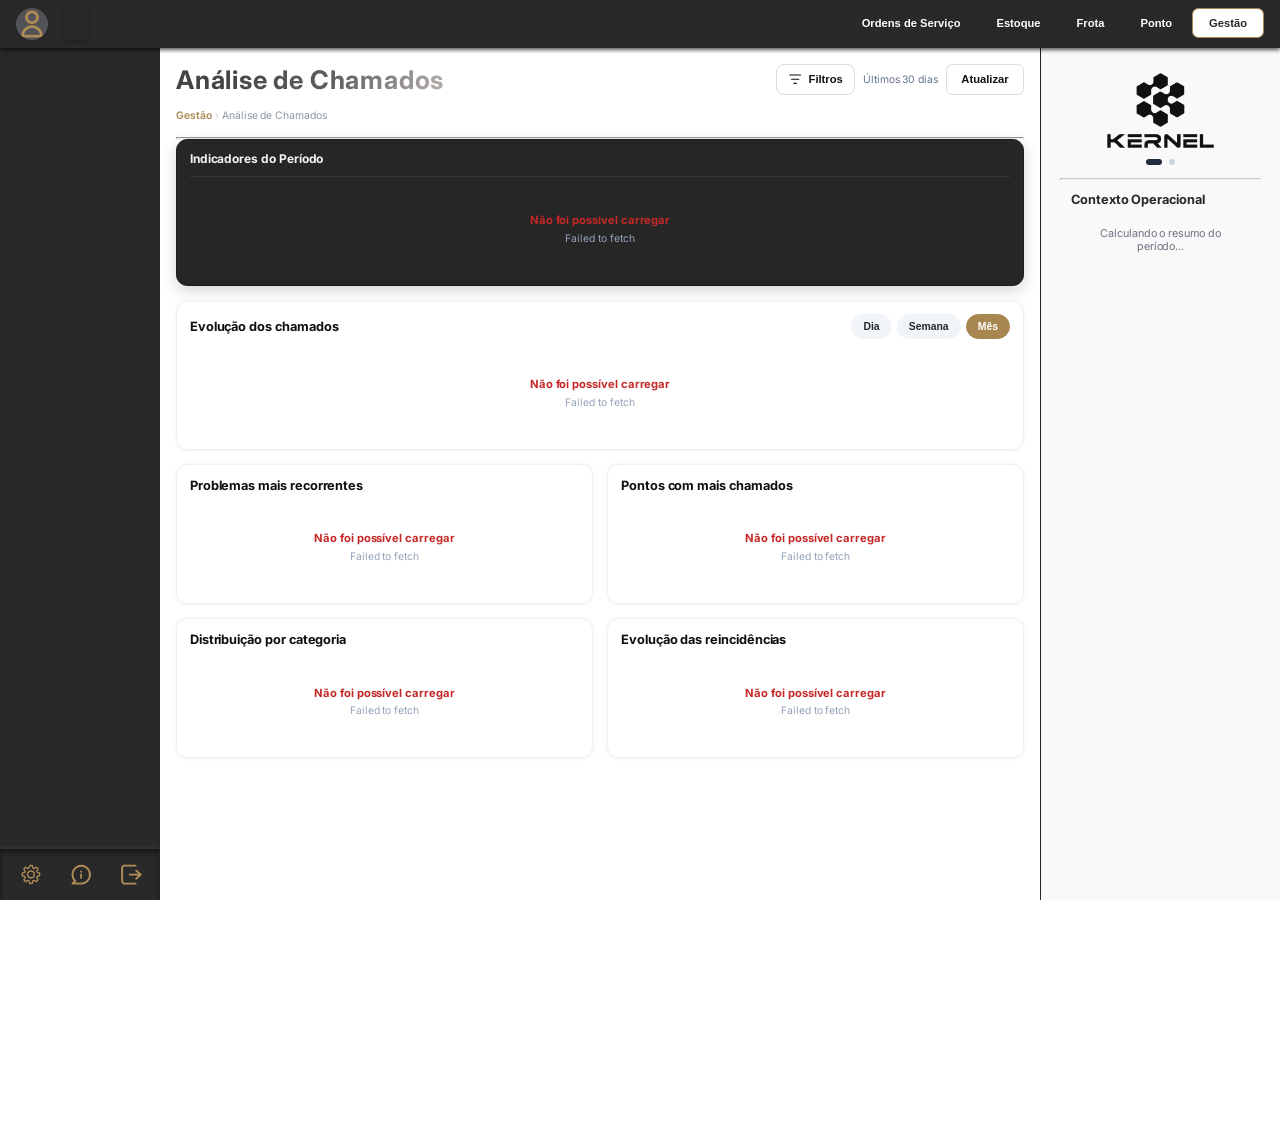
<file: HTML/relatorios.html>
<!DOCTYPE html>
<html lang="pt-BR">
<head>
  <meta charset="UTF-8" />
  <script src="../SCRIPT/escala-tela.js?v=1"></script>
  <meta name="viewport" content="width=device-width, initial-scale=1" />
  <link rel="stylesheet" href="../CSS/geral.css?v=92" />
  <link rel="stylesheet" href="../CSS/relatorios.css?v=11" />
  <link rel="stylesheet" href="../CSS/cadastros.css?v=1" />
  <link rel="stylesheet" href="../CSS/gestao-nav.css?v=4" />
  <link rel="stylesheet" href="../CSS/ajuda.css?v=4" />
  <link rel="icon" href="../IMG/Icone.png" type="image/png">
  <title>Relatórios</title>
</head>
<body>

  <!-- Menu lateral -->
  <div class="menu">
    <!-- Abas internas da pagina: a partir de tablet/desktop elas saem daqui
         (ver CSS .menu-subtabs) e viram pilulas logo abaixo da legenda da
         aba ativa (montarSubnavDesktop em gestao-nav.js). No celular (onde
         o menu vira gaveta) continuam aparecendo aqui normalmente. -->
    <div class="menu-subtabs">
      <button class="tab-btn active" data-tab="analise" data-nav-label="Análise" data-nav-icone="relatorio">Análise de Chamados</button>
      <button class="tab-btn" data-tab="ranking-pontos" data-nav-label="Pontos" data-nav-icone="mapa">Ranking de Pontos</button>
      <button class="tab-btn" data-tab="ranking-problemas" data-nav-label="Problemas" data-nav-icone="busca">Ranking de Problemas</button>
      <button class="tab-btn" data-tab="reincidencia" data-nav-label="Reincidência" data-nav-icone="movimentacoes">Reincidência</button>
      <button class="tab-btn" data-tab="cronicos" data-nav-label="Crônicos" data-nav-icone="relatorio">Pontos Crônicos</button>
      <button class="tab-btn" data-tab="dimensoes" data-nav-label="Dimensões" data-nav-icone="busca">Causas e Soluções</button>
      <button class="tab-btn" data-tab="pendentes" data-nav-label="Pendentes" data-nav-icone="cadastros">Classificações Pendentes</button>
      <button class="tab-btn" data-tab="auditoria" data-nav-label="Auditoria" data-nav-icone="relatorio">Auditoria</button>
    </div>
    <div class="menu-bottom">
      <button class="menu-icon-btn" id="btn-config">
        <img src="../IMG/configuracoes.png" alt="Configurações">
      </button>
      <button class="menu-icon-btn" id="btn-info">
        <img src="../IMG/info.png" alt="Informações">
      </button>
      <button class="menu-icon-btn" id="btn-logout">
        <img src="../IMG/sair.png" alt="Sair">
      </button>
    </div>
  </div>

  <!-- Barra superior -->
  <div class="top-bar">
    <div class="top-bar-left">
      <img src="../IMG/Logoescura.png" alt="KERNEL" class="top-bar-logo">
      <span class="account-info">
        <img src="../IMG/user-icon.png" alt="Usuário" class="user-icon">
        <span id="logged-user"></span>
        <span id="modulo-ativo">Gestão</span>
      </span>
    </div>
    <div class="top-bar-right">
      <button class="top-tab" id="ordens-tab">Ordens de Serviço</button>
      <button class="top-tab" id="almoxarifado-tab">Estoque</button>
      <button class="top-tab" id="frota-tab">Frota</button>
      <button class="top-tab" id="jornada-tab">Ponto</button>
      <button class="top-tab active" id="gestao-tab">Gestão</button>
    </div>
  </div>

  <!-- Conteúdo principal -->
  <div class="content">

    <!-- ============================================================
         BARRA DE FILTROS - compartilhada por todas as abas que filtram.
         Fica oculta por padrão; o botão "Filtros" - reposicionado ao lado
         da legenda da aba ativa por SCRIPT/relatorios/filtros.js - abre/fecha.
         Em celular vira um bottom sheet.
         ============================================================ -->
    <div class="rel-filtros-barra" id="rel-filtros-barra">
      <button type="button" class="rel-filtros-abrir" id="rel-filtros-abrir">
        <svg viewBox="0 0 24 24" fill="none" stroke="currentColor" stroke-width="1.8"
             stroke-linecap="round" aria-hidden="true">
          <path d="M3 5h18M6 12h12M10 19h4"/>
        </svg>
        <span>Filtros</span>
        <span class="rel-filtros-contador" id="rel-filtros-contador" hidden>0</span>
      </button>
      <span class="rel-periodo-resumo" id="rel-periodo-resumo"></span>
      <button type="button" class="rel-btn rel-btn-secundario" id="rel-atualizar">Atualizar</button>
    </div>

    <div class="rel-filtros-overlay" id="rel-filtros-overlay" hidden></div>
    <form class="rel-filtros" id="rel-filtros">
      <div class="rel-filtros-cabecalho">
        <strong>Filtros</strong>
        <button type="button" class="rel-filtros-fechar" id="rel-filtros-fechar" aria-label="Fechar">&times;</button>
      </div>

      <div class="rel-filtros-grade">
        <div class="rel-campo rel-campo-largo">
          <label>Período</label>
          <div class="rel-periodo-chips" id="rel-periodo-chips">
            <button type="button" class="rel-chip" data-periodo="hoje">Hoje</button>
            <button type="button" class="rel-chip" data-periodo="7d">7 dias</button>
            <button type="button" class="rel-chip rel-chip-ativo" data-periodo="30d">30 dias</button>
            <button type="button" class="rel-chip" data-periodo="90d">90 dias</button>
            <button type="button" class="rel-chip" data-periodo="12m">12 meses</button>
            <button type="button" class="rel-chip" data-periodo="custom">Personalizado</button>
          </div>
        </div>

        <div class="rel-campo rel-campo-custom" id="rel-campo-inicio" hidden>
          <label for="rel-inicio">De</label>
          <input type="date" id="rel-inicio">
        </div>
        <div class="rel-campo rel-campo-custom" id="rel-campo-fim" hidden>
          <label for="rel-fim">Até</label>
          <input type="date" id="rel-fim">
        </div>

        <div class="rel-campo">
          <label for="rel-contrato">Contrato</label>
          <select id="rel-contrato"><option value="">Todos</option></select>
        </div>
        <div class="rel-campo">
          <label for="rel-ponto">Base de Atendimento</label>
          <select id="rel-ponto"><option value="">Todas</option></select>
        </div>
        <div class="rel-campo">
          <label for="rel-categoria">Categoria</label>
          <select id="rel-categoria"><option value="">Todas</option></select>
        </div>
        <div class="rel-campo">
          <label for="rel-problema">Problema</label>
          <select id="rel-problema"><option value="">Todos</option></select>
        </div>
        <div class="rel-campo">
          <label for="rel-causa">Causa</label>
          <select id="rel-causa"><option value="">Todas</option></select>
        </div>
        <div class="rel-campo">
          <label for="rel-equipamento">Equipamento</label>
          <select id="rel-equipamento"><option value="">Todos</option></select>
        </div>
        <div class="rel-campo">
          <label for="rel-status">Status da O.S.</label>
          <select id="rel-status">
            <option value="">Todos</option>
            <option value="Aberta">Aberta</option>
            <option value="Em Andamento">Em Andamento</option>
            <option value="Em Deslocamento">Em Deslocamento</option>
            <option value="Aguardando Despacho de Equipamentos">Aguardando Despacho</option>
            <option value="Chegada no Local">Em Atuação no Local</option>
            <option value="Finalizada">Finalizada</option>
            <option value="Cancelada">Cancelada</option>
          </select>
        </div>
      </div>

      <div class="rel-filtros-acoes">
        <button type="button" class="rel-btn rel-btn-secundario" id="rel-limpar">Limpar</button>
        <button type="submit" class="rel-btn rel-btn-primario">Aplicar</button>
      </div>
    </form>

    <!-- ===== ABA: ANÁLISE DE CHAMADOS ===== -->
    <div id="analise" class="tab-content active" data-secao="Análise de Chamados">
      <div class="aba-legenda-linha">
        <h2 class="aba-legenda">Análise de Chamados</h2>
      </div>
      <hr class="aba-linha">

      <div class="painel-resumo">
        <div class="painel-resumo-cabecalho">
          <span class="painel-resumo-titulo">Indicadores do Período</span>
        </div>
      <div class="painel-cards" id="rel-kpis"></div>
      </div>

      <div class="rel-aviso" id="rel-aviso-classificacao" hidden></div>

      <section class="rel-bloco">
        <div class="rel-bloco-cabecalho">
          <h3>Evolução dos chamados</h3>
          <div class="rel-granularidade" id="rel-granularidade">
            <button type="button" class="rel-chip" data-granularidade="dia">Dia</button>
            <button type="button" class="rel-chip" data-granularidade="semana">Semana</button>
            <button type="button" class="rel-chip rel-chip-ativo" data-granularidade="mes">Mês</button>
          </div>
        </div>
        <div class="rel-grafico" id="rel-gr-evolucao"></div>
      </section>

      <div class="rel-duas-colunas">
        <section class="rel-bloco">
          <div class="rel-bloco-cabecalho"><h3>Problemas mais recorrentes</h3></div>
          <div class="rel-grafico" id="rel-gr-problemas"></div>
        </section>
        <section class="rel-bloco">
          <div class="rel-bloco-cabecalho"><h3>Pontos com mais chamados</h3></div>
          <div class="rel-grafico" id="rel-gr-pontos"></div>
        </section>
      </div>

      <div class="rel-duas-colunas">
        <section class="rel-bloco">
          <div class="rel-bloco-cabecalho"><h3>Distribuição por categoria</h3></div>
          <div class="rel-grafico" id="rel-gr-categorias"></div>
        </section>
        <section class="rel-bloco">
          <div class="rel-bloco-cabecalho"><h3>Evolução das reincidências</h3></div>
          <div class="rel-grafico" id="rel-gr-reincidencias"></div>
        </section>
      </div>
    </div>

    <!-- ===== ABA: RANKING DE PONTOS ===== -->
    <div id="ranking-pontos" class="tab-content" data-secao="Ranking de Pontos">
      <div class="aba-legenda-linha">
        <h2 class="aba-legenda">Ranking de Pontos</h2>
      </div>
      <hr class="aba-linha">
      <div class="rel-tabela-area" id="rel-tabela-pontos"></div>
      <div class="rel-paginacao" id="rel-paginacao-pontos"></div>
    </div>

    <!-- ===== ABA: RANKING DE PROBLEMAS ===== -->
    <div id="ranking-problemas" class="tab-content" data-secao="Ranking de Problemas">
      <div class="aba-legenda-linha">
        <h2 class="aba-legenda">Ranking de Problemas</h2>
      </div>
      <hr class="aba-linha">
      <div class="rel-tabela-area" id="rel-tabela-problemas"></div>
      <div class="rel-paginacao" id="rel-paginacao-problemas"></div>
    </div>

    <!-- ===== ABA: REINCIDÊNCIA ===== -->
    <div id="reincidencia" class="tab-content" data-secao="Reincidência">
      <div class="aba-legenda-linha">
        <h2 class="aba-legenda">Reincidência <button type="button" class="ajuda-contextual" data-ajuda="relatorios-reincidencia" aria-label="Ver no manual" title="Ver no manual">i</button></h2>
      </div>
      <hr class="aba-linha">

      <section class="rel-bloco" id="rel-bloco-sugestoes">
        <div class="rel-bloco-cabecalho">
          <h3>Sugestões aguardando revisão <button type="button" class="ajuda-contextual" data-ajuda="relatorios-reincidencia" aria-label="Ver no manual" title="Ver no manual">i</button></h3>
        </div>
        <div id="rel-sugestoes"></div>
      </section>

      <section class="rel-bloco">
        <div class="rel-bloco-cabecalho">
          <h3>Pontos com problemas repetidos <button type="button" class="ajuda-contextual" data-ajuda="relatorios-reincidencia" aria-label="Ver no manual" title="Ver no manual">i</button></h3>
        </div>
        <div class="rel-tabela-area" id="rel-tabela-reincidencia"></div>
        <div class="rel-paginacao" id="rel-paginacao-reincidencia"></div>
      </section>
    </div>

    <!-- ===== ABA: PONTOS CRÔNICOS ===== -->
    <div id="cronicos" class="tab-content" data-secao="Pontos Crônicos">
      <div class="aba-legenda-linha">
        <h2 class="aba-legenda">Pontos Crônicos <button type="button" class="ajuda-contextual" data-ajuda="relatorios-cronicos" aria-label="Ver no manual" title="Ver no manual">i</button></h2>
      </div>
      <hr class="aba-linha">

      <div class="rel-bloco">
        <div class="rel-bloco-cabecalho">
          <h3>Critério</h3>
        </div>
        <div class="rel-cronicos-parametros">
          <div class="rel-campo">
            <label for="cr-min">Mínimo de ocorrências</label>
            <input type="number" id="cr-min" value="3" min="2" max="50">
          </div>
          <div class="rel-campo">
            <label for="cr-intervalo">Intervalo médio máximo (dias)</label>
            <input type="number" id="cr-intervalo" value="30" min="1" max="365">
          </div>
          <button type="button" class="rel-btn rel-btn-primario" id="cr-aplicar">Aplicar</button>
        </div>
        <p class="rel-ajuda" id="cr-criterio-texto"></p>
      </div>

      <div class="rel-tabela-area" id="rel-tabela-cronicos"></div>
    </div>

    <!-- ===== ABA: CAUSAS E SOLUÇÕES ===== -->
    <div id="dimensoes" class="tab-content" data-secao="Causas e Soluções">
      <div class="aba-legenda-linha">
        <h2 class="aba-legenda">Causas, Soluções, Resultados e Equipamentos</h2>
      </div>
      <hr class="aba-linha">

      <div class="opcoes-abas rel-subabas" id="rel-subabas-dimensao">
        <button type="button" class="top-tab2 ativo" data-dimensao="causa">Causas</button>
        <button type="button" class="top-tab2" data-dimensao="solucao">Soluções</button>
        <button type="button" class="top-tab2" data-dimensao="resultado">Resultados</button>
        <button type="button" class="top-tab2" data-dimensao="equipamento">Equipamentos</button>
        <button type="button" class="top-tab2" data-dimensao="categoria">Categorias</button>
      </div>

      <section class="rel-bloco">
        <div class="rel-bloco-cabecalho"><h3 id="rel-dimensao-titulo">Causas mais recorrentes</h3></div>
        <div class="rel-grafico" id="rel-gr-dimensao"></div>
      </section>

      <div class="rel-tabela-area" id="rel-tabela-dimensao"></div>
      <div class="rel-paginacao" id="rel-paginacao-dimensao"></div>
    </div>

    <!-- ===== ABA: CLASSIFICAÇÃO PENDENTE ===== -->
    <div id="pendentes" class="tab-content" data-secao="Classificações Pendentes">
      <div class="aba-legenda-linha">
        <h2 class="aba-legenda">Classificações Pendentes <button type="button" class="ajuda-contextual" data-ajuda="relatorios-pendentes" aria-label="Ver no manual" title="Ver no manual">i</button></h2>
      </div>
      <hr class="aba-linha">

      <div class="painel-cards" id="rel-pendencias-kpis"></div>

      <div class="opcoes-abas rel-subabas" id="rel-subabas-motivo">
        <button type="button" class="top-tab2 ativo" data-motivo="">Todas</button>
        <button type="button" class="top-tab2" data-motivo="sem_problema">Sem problema</button>
        <button type="button" class="top-tab2" data-motivo="sem_causa">Sem causa</button>
        <button type="button" class="top-tab2" data-motivo="sem_solucao">Sem solução</button>
        <button type="button" class="top-tab2" data-motivo="sem_resultado">Sem resultado</button>
      </div>

      <div class="rel-tabela-area" id="rel-tabela-pendentes"></div>
      <div class="rel-paginacao" id="rel-paginacao-pendentes"></div>
    </div>

    <!-- A aba de Catálogos que existia aqui foi promovida para a página
         Cadastros (HTML/cadastros.html), com autoria, auditoria, busca,
         ativar/desativar e mais catálogos. A versão antiga foi removida para
         não haver duas telas editando o mesmo dado. -->

    <div id="auditoria" class="tab-content" data-secao="Auditoria">
      <div class="aba-legenda-linha">
        <h2 class="aba-legenda">Auditoria <button type="button" class="ajuda-contextual" data-ajuda="relatorios-auditoria" aria-label="Ver no manual" title="Ver no manual">i</button></h2>
      </div>
      <hr class="aba-linha">

      <div class="cad-cabecalho">
        <select id="aud-entidade" class="cad-filtro">
          <option value="">Todas as entidades</option>
          <option value="categorias_problema">Categorias</option>
          <option value="problemas">Problemas</option>
          <option value="causas_problema">Causas</option>
          <option value="solucoes_problema">Soluções</option>
          <option value="resultados_os">Resultados</option>
          <option value="tipos_equipamento">Tipos de equipamento</option>
          <option value="equipamentos">Equipamentos</option>
          <option value="ordens_ocorrencias">Classificação de O.S.</option>
        </select>
        <button type="button" class="rel-btn rel-btn-secundario" id="aud-atualizar">Atualizar</button>
      </div>

      <div class="rel-tabela-area" id="aud-tabela"></div>
      <div class="rel-paginacao" id="aud-paginacao"></div>
    </div>

  </div>

  <!-- Sidebar direita -->
  <div class="sidebar-right">
    <img src="../IMG/Logo.png" alt="Logo" class="logo">
    <hr class="logo-divider">
    <div id="sidebar-content"></div>
  </div>

  <!-- Painel de detalhe do ponto (drill-down) -->
  <div class="rel-detalhe-overlay" id="rel-detalhe-overlay" hidden></div>
  <aside class="rel-detalhe" id="rel-detalhe" hidden aria-label="Detalhe do ponto">
    <div class="rel-detalhe-cabecalho">
      <strong id="rel-detalhe-titulo">Ponto</strong>
      <button type="button" class="rel-filtros-fechar" id="rel-detalhe-fechar" aria-label="Fechar">&times;</button>
    </div>
    <div class="rel-detalhe-corpo" id="rel-detalhe-corpo"></div>
  </aside>

  <script src="../SCRIPT/config.js?v=2"></script>
  <script src="../SCRIPT/logo-liquido.js?v=2"></script>
  <script src="../SCRIPT/geral.js?v=43"></script>
  <script src="../SCRIPT/ficha-registro.js?v=1"></script>
  <script src="../SCRIPT/filtros-tabela.js?v=10"></script>
  <script src="../SCRIPT/navegacao-subabas.js?v=2"></script>
  <script src="../SCRIPT/configuracoes.js?v=9"></script>
  <script src="../SCRIPT/protecao-print.js?v=3"></script>
  <script src="../SCRIPT/clima-ferro.js?v=14"></script>
  <script src="../SCRIPT/clima-painel.js?v=9"></script>
  <script src="../SCRIPT/ajuda/central.js?v=34"></script>
  <script src="../SCRIPT/gestao-nav.js?v=13"></script>
  <script src="../SCRIPT/relatorios/api.js?v=2"></script>
  <script src="../SCRIPT/relatorios/graficos.js?v=1"></script>
  <script src="../SCRIPT/relatorios/filtros.js?v=8"></script>
  <script src="../SCRIPT/relatorios/painel.js?v=8"></script>
  <script src="../SCRIPT/relatorios/extras.js?v=6"></script>
  <script src="../SCRIPT/cadastros/auditoria.js?v=2"></script>
  <script src="../SCRIPT/contexto/painel.js?v=2"></script>
  <script src="../SCRIPT/contexto/relatorios.js?v=2"></script>

  <div id="info-modal" class="modal" style="display: none;">
    <div class="modal-content">
      <p>Versão de desenvolvimento: 1.0.0</p>
      <button id="modal-ok-btn">OK</button>
    </div>
  </div>
</body>
</html>
</file>
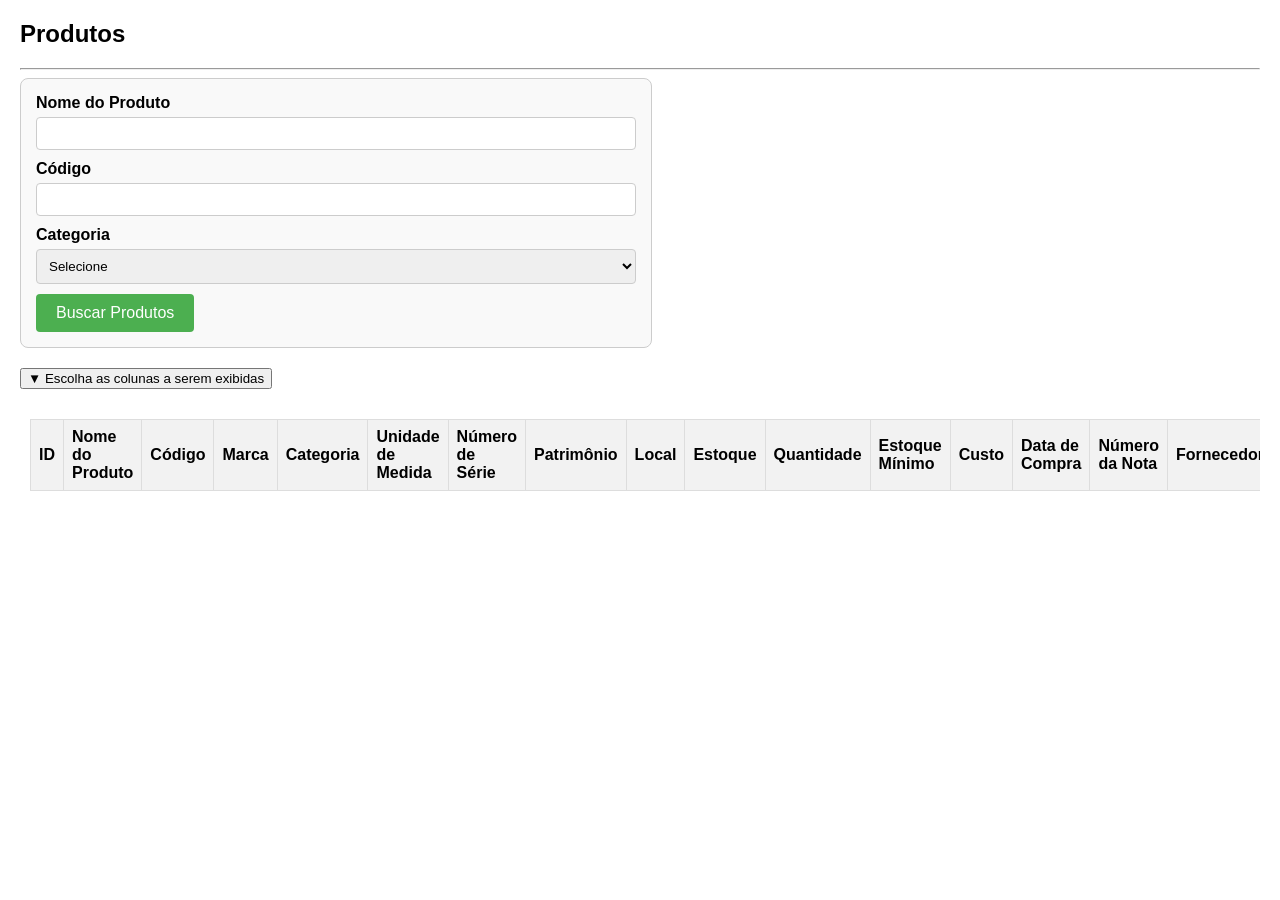
<file: HTML/teste.html>
<!DOCTYPE html>
<html lang="pt-BR">
<head>
  <meta charset="UTF-8">
  <meta name="viewport" content="width=device-width, initial-scale=1.0">
  <title>Teste - Produtos</title>
  <style>
    body {
      font-family: Arial, sans-serif;
      margin: 20px;
    }

    #form-produtos-consulta {
      margin-bottom: 20px;
      padding: 15px;
      border: 1px solid #ccc;
      border-radius: 8px;
      background-color: #f9f9f9;
      max-width: 600px;
    }

    #form-produtos-consulta div {
      margin-bottom: 10px;
    }

    #form-produtos-consulta label {
      display: block;
      font-weight: bold;
      margin-bottom: 5px;
    }

    #form-produtos-consulta input,
    #form-produtos-consulta select {
      width: 100%;
      padding: 8px;
      border: 1px solid #ccc;
      border-radius: 4px;
      box-sizing: border-box;
    }

    #form-produtos-consulta button {
      padding: 10px 20px;
      background-color: #4CAF50;
      color: white;
      border: none;
      border-radius: 4px;
      cursor: pointer;
      font-size: 16px;
    }

    #form-produtos-consulta button:hover {
      background-color: #45a049;
    }

    .tabela-produtos {
      margin-top: 20px;
    }

    .estilo-tabela {
      width: 100%;
      border-collapse: collapse;
    }

    .estilo-tabela th,
    .estilo-tabela td {
      border: 1px solid #ddd;
      padding: 8px;
      text-align: left;
    }

    .estilo-tabela th {
      background-color: #f2f2f2;
      font-weight: bold;
    }

    .estilo-tabela tbody tr:nth-child(even) {
      background-color: #f9f9f9;
    }

    .estilo-tabela tbody tr:hover {
      background-color: #f1f1f1;
    }

    .tabela-produtos div {
      overflow-x: auto;
      max-height: 400px;
      border: 1px solid #ccc;
      padding: 10px;
      border-radius: 8px;
      background-color: #fff;
    }

    #colunas-visiveis {
      margin: 10px 0;
      display: none;
    }

    #colunas-visiveis label {
      display: block;
      margin-bottom: 5px;
    }
  </style>
</head>
<body>
  <div id="consultas-produtos" class="tab-content">
    <h2 class="aba-legenda">Produtos</h2>
    <hr class="aba-linha">
    <form id="form-produtos-consulta">
      <div>
        <label for="nome-produto-consulta">Nome do Produto</label>
        <input type="text" id="nome-produto-consulta" name="nome-produto-consulta" />
      </div>
      <div>
        <label for="codigo-produto-consulta">Código</label>
        <input type="text" id="codigo-produto-consulta" name="codigo-produto-consulta" />
      </div>
      <div>
        <label for="categoria-produto-consulta-legenda">Categoria</label>
        <select id="categoria-produto-consulta">
          <option value="">Selecione</option>
          <option value="MATERIAL DE ESCRITÓRIO">MATERIAL DE ESCRITÓRIO</option>
          <option value="EPI">EPI</option>
          <option value="FERRAMENTA">FERRAMENTA</option>
        </select>
      </div>
      <button type="submit">Buscar Produtos</button>
    </form>

    <!-- Botão para expandir/recolher opções -->
    <button id="toggle-colunas">▼ Escolha as colunas a serem exibidas</button>
    <div id="colunas-visiveis">
      <label><input type="checkbox" value="id" checked> ID</label>
      <label><input type="checkbox" value="nome-produto" checked> Nome do Produto</label>
      <label><input type="checkbox" value="codigo" checked> Código</label>
      <label><input type="checkbox" value="marca" checked> Marca</label>
      <label><input type="checkbox" value="categoria" checked> Categoria</label>
      <label><input type="checkbox" value="unidade-medida" checked> Unidade de Medida</label>
      <label><input type="checkbox" value="numero-serie" checked> Número de Série</label>
      <label><input type="checkbox" value="patrimonio" checked> Patrimônio</label>
      <label><input type="checkbox" value="local" checked> Local</label>
      <label><input type="checkbox" value="estoque" checked> Estoque</label>
      <label><input type="checkbox" value="quantidade" checked> Quantidade</label>
      <label><input type="checkbox" value="estoque-minimo" checked> Estoque Mínimo</label>
      <label><input type="checkbox" value="custo" checked> Custo</label>
      <label><input type="checkbox" value="data-compra" checked> Data de Compra</label>
      <label><input type="checkbox" value="numero-nota" checked> Número da Nota</label>
      <label><input type="checkbox" value="fornecedor" checked> Fornecedor</label>
      <label><input type="checkbox" value="data-validade" checked> Data de Validade</label>
      <label><input type="checkbox" value="termino-garantia" checked> Término da Garantia</label>
      <label><input type="checkbox" value="outras-informacoes" checked> Outras Informações</label>
    </div>

    <!-- Tabela solicitada -->
    <div class="tabela-produtos">
      <div style="overflow-x: auto; max-height: 400px; border: 0px solid #040404; padding: 10px;">
        <table class="estilo-tabela">
          <thead>
            <tr class="inline-style-881bd5">
              <th data-coluna="id" class="inline-style-f91e21">ID</th>
              <th data-coluna="nome-produto">Nome do Produto</th>
              <th data-coluna="codigo">Código</th>
              <th data-coluna="marca">Marca</th>
              <th data-coluna="categoria">Categoria</th>
              <th data-coluna="unidade-medida">Unidade de Medida</th>
              <th data-coluna="numero-serie">Número de Série</th>
              <th data-coluna="patrimonio">Patrimônio</th>
              <th data-coluna="local">Local</th>
              <th data-coluna="estoque">Estoque</th>
              <th data-coluna="quantidade">Quantidade</th>
              <th data-coluna="estoque-minimo">Estoque Mínimo</th>
              <th data-coluna="custo">Custo</th>
              <th data-coluna="data-compra">Data de Compra</th>
              <th data-coluna="numero-nota">Número da Nota</th>
              <th data-coluna="fornecedor">Fornecedor</th>
              <th data-coluna="data-validade">Data de Validade</th>
              <th data-coluna="termino-garantia">Término da Garantia</th>
              <th data-coluna="outras-informacoes">Outras Informações</th>
            </tr>
          </thead>
          <tbody>
            <!-- Linhas dinâmicas serão adicionadas aqui -->
          </tbody>
        </table>
      </div>
    </div>
  </div>

  <script>
    document.addEventListener('DOMContentLoaded', function () {
      const toggleColunasBtn = document.getElementById("toggle-colunas");
      const colunasVisiveisDiv = document.getElementById("colunas-visiveis");
      const checkboxes = document.querySelectorAll("#colunas-visiveis input[type='checkbox']");
      const tabela = document.querySelector(".estilo-tabela");

      // Alternar visibilidade da lista de checkboxes
      toggleColunasBtn.addEventListener("click", function () {
        if (colunasVisiveisDiv.style.display === "none") {
          colunasVisiveisDiv.style.display = "block";
          toggleColunasBtn.textContent = "▲ Recolher opções";
        } else {
          colunasVisiveisDiv.style.display = "none";
          toggleColunasBtn.textContent = "▼ Escolha as colunas a serem exibidas";
        }
      });

      // Atualizar visibilidade das colunas
      function atualizarColunas() {
        checkboxes.forEach(checkbox => {
          const th = tabela.querySelector(`thead th[data-coluna="${checkbox.value}"]`);
          const tds = tabela.querySelectorAll(`tbody td[data-coluna="${checkbox.value}"]`);

          if (checkbox.checked) {
            if (th) th.style.display = ""; // Exibe o cabeçalho
            tds.forEach(td => td.style.display = ""); // Exibe as células
          } else {
            if (th) th.style.display = "none"; // Oculta o cabeçalho
            tds.forEach(td => td.style.display = "none"); // Oculta as células
          }
        });
      }

      // Adicionar evento aos checkboxes
      checkboxes.forEach(checkbox => {
        checkbox.addEventListener("change", atualizarColunas);
      });

      // Atualizar colunas ao carregar a página
      atualizarColunas();
    });
  </script>
</body>
</html>
</file>
<file: CSS/login.css>
@import url("https://fonts.googleapis.com/css2?family=Inter:wght@400;500;600;700&display=swap");
*, *::before, *::after {
  box-sizing: border-box;
  margin: 0;
  padding: 0;
}
html, body {
  height: 100%;
  font-family: "Inter", system-ui, -apple-system, "Segoe UI", Arial, sans-serif;
}

.login-page {
  display: flex;
  justify-content: center;
  align-items: center;
  min-height: calc(100vh / var(--zv, 1));
  background-color: #f6f5f2;
}

.login-container {
  background: #fff;
  padding: 2.5rem;
  border-radius: 8px;
  box-shadow: 0 1px 2px rgba(0,0,0,0.04), 0 12px 40px rgba(0,0,0,0.08);
  border: 1px solid #ececec;
  width: 100%;
  max-width: 400px;
  text-align: center;
  position: relative;
  z-index: 1;
}

@keyframes glow {
  0% { box-shadow: 0 4px 20px rgba(0,0,0,0.1), 0 0 0 1px rgba(71, 85, 105, 0.3), 0 0 20px rgba(71, 85, 105, 0.4); }
  50% { box-shadow: 4px 6px 25px rgba(0,0,0,0.15), 0 0 0 2px rgba(71, 85, 105, 0.5), 2px 2px 30px rgba(71, 85, 105, 0.6); }
  100% { box-shadow: -4px 4px 20px rgba(0,0,0,0.1), 0 0 0 1px rgba(71, 85, 105, 0.3), -2px 2px 20px rgba(71, 85, 105, 0.4); }
}

.logo {
  width: 100%;
  max-width: 320px;
  height: auto;
  margin-bottom: 1.75rem;
  transition: transform 0.3s;
}
.logo:hover {
  transform: none;
}

.login-form {
  display: flex;
  flex-direction: column;
  gap: 1rem;
}

.login-form input {
  width: 100%;
  padding: 12px 15px;
  border: 1px solid #ddd;
  border-radius: 4px;
  font-size: 1rem;
  transition: border-color 0.3s, box-shadow 0.3s;
}

.login-form input:focus {
  outline: none;
  border-color: #475569;
  box-shadow: 0 0 0 2px rgba(71, 85, 105, 0.2);
}

.login-form button {
  padding: 12px;
  background-color: #292929;
  color: #fff;
  border: none;
  border-radius: 4px;
  font-size: 1rem;
  font-weight: bold;
  cursor: pointer;
  transition: background-color 0.3s, transform 0.3s;
}

.login-form button:hover {
  background-color: #1a1a1a;
  transform: translateY(-2px);
}

.login-error {
  color: #e74c3c;
  font-size: 0.9rem;
  display: none;
  text-align: center;
}

.password-wrapper {
  position: relative;
  width: 100%;
}

.password-wrapper span {
  position: absolute;
  right: 12px;
  top: 50%;
  transform: translateY(-50%);
  cursor: pointer;
  color: #888;
  font-size: 1.2em;
  user-select: none;
  transition: color 0.3s;
}

.user-icon {
  max-width: 50px;
  margin-bottom: 1rem;
}


/* Mostrar/ocultar senha: ícone de traço igual em todos os aparelhos */
.login-form .password-wrapper input { padding-right: 48px; }
.toggle-senha {
  position: absolute;
  right: 6px;
  top: 50%;
  transform: translateY(-50%);
  width: 36px;
  height: 36px;
  display: inline-flex;
  align-items: center;
  justify-content: center;
  padding: 0 !important;
  border: 0;
  border-radius: 6px;
  background: transparent !important;
  color: #8a8a8a !important;
  cursor: pointer;
}
.login-form .toggle-senha:hover { color: #262626 !important; transform: translateY(-50%); background: #f3f1ec !important; }
.toggle-senha .olho-fechado { display: none; }
.toggle-senha.visivel .olho-aberto { display: none; }
.toggle-senha.visivel .olho-fechado { display: block; }
.toggle-senha.visivel { color: #A8864F !important; }

/* Celular: cartão com margem, logo menor, campos confortáveis ao toque */
@media (max-width: 600px) {
  .login-page { padding: 24px 16px; align-items: center; }
  .login-container {
    padding: 2rem 1.5rem 1.75rem;
    border-radius: 14px;
  }
  .logo { max-width: 170px; margin-bottom: 1.5rem; }
  .login-form { gap: 0.85rem; }
  .login-form input { font-size: 16px; padding: 13px 14px; border-radius: 8px; }
  .login-form button[type="submit"] { padding: 14px; border-radius: 8px; font-size: 16px; }
}

/* Logo do login: recipiente no formato da marca que se enche de petróleo
   (mesma animação do carregamento das páginas, ver SCRIPT/logo-liquido.js) */
.logo-liquido {
  display: block;
  margin: 0 auto 1.75rem;
  aspect-ratio: 800 / 581;
  background: #e4e1db;
  -webkit-mask: url(../IMG/Logo.png) center / contain no-repeat;
          mask: url(../IMG/Logo.png) center / contain no-repeat;
  overflow: hidden;
}
.logo-liquido-canvas {
  display: block;
  width: 100%;
  height: 100%;
}
</file>
<file: CSS/gestao.css>
/* ===================================================================
   ABA GESTÃO DE USUÁRIOS E PERFIS DE ACESSO
   =================================================================== */

.gestao-toolbar {
  display: flex;
  justify-content: flex-end;
  margin-bottom: 14px;
}

/* ===== Tabela de usuários ===== */
.gestao-usuario-cell {
  display: flex;
  align-items: center;
  gap: 10px;
}

.gestao-avatar {
  width: 36px;
  height: 36px;
  border-radius: 50%;
  object-fit: cover;
  border: 2px solid var(--cor-destaque);
  background: #f1f5f9;
  flex-shrink: 0;
}

.gestao-usuario-nome {
  font-weight: 700;
  color: #292929;
}

.gestao-usuario-id {
  font-size: 12px;
  color: #888;
}

.gestao-tag {
  display: inline-block;
  font-size: 11px;
  font-weight: 700;
  padding: 2px 8px;
  border-radius: 999px;
  margin-left: 6px;
  text-transform: uppercase;
  letter-spacing: 0.03em;
}

.gestao-tag-voce {
  background: #e0f2fe;
  color: #075985;
}

.gestao-tag-customizado {
  background: #fef3c7;
  color: #92400e;
}

.gestao-tag-fabrica {
  background: #e2e8f0;
  color: #334155;
}

.gestao-cargo-badge {
  display: inline-block;
  font-size: 12px;
  font-weight: 700;
  padding: 3px 10px;
  border-radius: 6px;
  background: var(--cor-destaque);
  color: #fff;
}

.gestao-perfil-linha {
  margin-top: 4px;
  font-size: 12px;
  color: #666;
}

.gestao-senha-cell {
  display: flex;
  align-items: center;
  gap: 8px;
  font-family: monospace;
  letter-spacing: 2px;
}

.gestao-acoes-cell {
  display: flex;
  gap: 6px;
}

.gestao-btn-icone {
  background: none;
  border: 1px solid #ddd;
  border-radius: 6px;
  width: 30px;
  height: 30px;
  cursor: pointer;
  display: inline-flex;
  align-items: center;
  justify-content: center;
  transition: background 0.2s;
}

.gestao-btn-icone:hover {
  background: #f1f5f9;
}

.gestao-btn-icone:disabled {
  opacity: 0.4;
  cursor: not-allowed;
}

.gestao-btn-icone img {
  width: 16px;
  height: 16px;
}

/* ===== Cards de perfis de acesso ===== */
.gestao-perfis-grid {
  display: grid;
  grid-template-columns: repeat(auto-fill, minmax(280px, 1fr));
  gap: 16px;
}

.gestao-perfil-card {
  background: #ffffff;
  border: 1px solid #e6e6e6;
  border-radius: 10px;
  padding: 16px;
  box-shadow: 0 2px 10px rgba(0, 0, 0, 0.05);
}

.gestao-perfil-card-header {
  display: flex;
  justify-content: space-between;
  align-items: flex-start;
  margin-bottom: 10px;
}

.gestao-perfil-card-header h3 {
  margin: 0;
  font-size: 16px;
  color: #292929;
}

.gestao-perfil-usuarios {
  font-size: 12px;
  color: #666;
  margin-bottom: 10px;
}

.gestao-perfil-modulos {
  display: flex;
  flex-direction: column;
  gap: 4px;
  font-size: 12px;
  margin-bottom: 10px;
}

.gestao-perfil-modulo-linha {
  display: flex;
  justify-content: space-between;
  color: #444;
}

.gestao-perfil-restricoes {
  display: flex;
  flex-wrap: wrap;
  gap: 6px;
  margin-bottom: 10px;
}

.gestao-restricao-pill {
  font-size: 11px;
  background: #fee2e2;
  color: #991b1b;
  padding: 2px 8px;
  border-radius: 999px;
}

.gestao-perfil-card-acoes {
  display: flex;
  gap: 6px;
  justify-content: flex-end;
}

/* ===== Modal maior pra formulário de usuário/perfil ===== */
.gestao-modal-content {
  width: 100%;
  max-width: 640px;
  text-align: left;
  position: relative;
}

.gestao-modal-fechar {
  position: absolute;
  top: 10px;
  right: 12px;
  background: none;
  border: none;
  font-size: 22px;
  line-height: 1;
  cursor: pointer;
  color: #888;
}

.gestao-secao {
  margin-top: 18px;
  padding-top: 14px;
  border-top: 1px solid #eee;
}

.gestao-secao h4 {
  margin: 0 0 10px;
  font-size: 13px;
  text-transform: uppercase;
  letter-spacing: 0.03em;
  color: var(--cor-destaque-escura);
}

.gestao-form-grid {
  display: grid;
  grid-template-columns: repeat(2, minmax(0, 1fr));
  gap: 12px;
}

.gestao-form-item {
  display: flex;
  flex-direction: column;
  gap: 4px;
  text-align: left;
}

.gestao-form-item label {
  font-size: 13px;
  font-weight: 600;
  color: #444;
}

.gestao-form-full {
  grid-column: 1 / -1;
}

.gestao-checkbox-item {
  flex-direction: row;
  align-items: center;
}

.gestao-checkbox-item label {
  display: flex;
  align-items: center;
  gap: 8px;
  font-weight: 600;
}

/* ===== Matriz de permissões (Ver / Executar por módulo) ===== */
.gestao-matriz-permissoes {
  width: 100%;
  border: 1px solid #e2e8ea;
  border-radius: 8px;
  overflow: hidden;
  margin-bottom: 14px;
}

.gestao-matriz-linha {
  display: grid;
  grid-template-columns: 1fr 90px 130px;
  align-items: center;
  gap: 10px;
  padding: 8px 12px;
  border-bottom: 1px solid #f0f0f0;
  font-size: 13px;
}

.gestao-matriz-linha:last-child {
  border-bottom: none;
}

.gestao-matriz-cabecalho {
  background: #f8fafc;
  font-weight: 700;
  color: #444;
  font-size: 11px;
  text-transform: uppercase;
}

.gestao-matriz-linha input[type="checkbox"] {
  width: 16px;
  height: 16px;
  accent-color: var(--cor-destaque);
  cursor: pointer;
}

/* ===== Restrições operacionais (checkboxes livres) ===== */
.gestao-restricoes {
  display: grid;
  grid-template-columns: repeat(2, minmax(0, 1fr));
  gap: 8px;
  margin-bottom: 14px;
}

.gestao-restricao-item {
  display: flex;
  align-items: center;
  gap: 8px;
  font-size: 13px;
  background: #f8fafc;
  border: 1px solid #eee;
  border-radius: 6px;
  padding: 8px 10px;
}

.gestao-restricao-item input[type="checkbox"] {
  accent-color: var(--cor-destaque);
  cursor: pointer;
}

/* ===== Contratos: checklist de perfis e lista de arquivos =====
   O checklist de contratos (.checklist-contratos) agora é um componente
   compartilhado em geral.css - outros módulos (Frota, Bases) usam o mesmo
   visual pra vincular veículos/bases a contratos. */
.gestao-arquivos-lista {
  margin-top: 10px;
}

.gestao-arquivos-lista table {
  width: 100%;
  border-collapse: collapse;
  font-size: 13px;
}

.gestao-arquivos-lista th,
.gestao-arquivos-lista td {
  padding: 8px 10px;
  border: 1px solid #eee;
  text-align: left;
}

.gestao-feedback {
  margin-top: 12px;
  padding: 10px 12px;
  border-radius: 6px;
  font-size: 13px;
}

.gestao-feedback.erro {
  background: #fee2e2;
  color: #991b1b;
}

.gestao-feedback.sucesso {
  background: #dcfce7;
  color: #166534;
}

.gestao-modal-acoes {
  display: flex;
  justify-content: flex-end;
  gap: 10px;
  margin-top: 18px;
}

@media (max-width: 768px) {
  .gestao-form-grid,
  .gestao-restricoes {
    grid-template-columns: 1fr;
  }
  .gestao-matriz-linha {
    grid-template-columns: 1fr 70px 100px;
    font-size: 12px;
  }
}

/* ===================================================================
   MATRIZ DE PERMISSOES - modulos com acoes granulares
   Modulos com ver/executar seguem na matriz de 2 colunas. Um modulo com
   4 acoes ganha um bloco proprio, para nao alargar a tabela inteira.
   =================================================================== */
.gestao-matriz-detalhada {
  padding: 12px 10px;
  border-top: 1px solid #eef2f6;
  display: grid;
  gap: 8px;
}

.gestao-matriz-detalhada-titulo {
  font-size: 13px;
  color: var(--cor-texto);
}

.gestao-matriz-detalhada-acoes {
  display: flex;
  flex-wrap: wrap;
  gap: 8px 18px;
}

.gestao-matriz-acao {
  display: inline-flex;
  align-items: center;
  gap: 6px;
  font-size: 12px;
  color: var(--cor-destaque);
  cursor: pointer;
}

.gestao-matriz-acao input {
  width: 16px;
  height: 16px;
  accent-color: var(--cor-primaria);
}

@media (max-width: 767px) {
  .gestao-matriz-detalhada-acoes { gap: 10px 14px; }
  .gestao-matriz-acao { font-size: 13px; }
  .gestao-matriz-acao input { width: 18px; height: 18px; }
}

/* Caixas de seleção com o texto ao lado, sem esticar */
.gestao-form-item label:has(> input[type="checkbox"]) {
  display: flex;
  align-items: center;
  gap: 0.5rem;
  cursor: pointer;
  line-height: 1.3;
}
.gestao-form-item label > input[type="checkbox"] {
  width: 16px;
  height: 16px;
  flex: 0 0 auto;
  margin: 0;
  padding: 0;
  accent-color: var(--cor-primaria);
}

/* Matriz de permissões e restrições: caixas alinhadas em coluna */
.gestao-matriz-linha > input[type="checkbox"],
.gestao-matriz-cabecalho > *:not(:first-child) {
  justify-self: center;
  text-align: center;
  margin: 0;
}
.gestao-restricao-item > input[type="checkbox"] {
  width: 16px;
  height: 16px;
  flex: 0 0 auto;
  margin: 0;
  padding: 0;
}
@media (max-width: 768px) {
  .gestao-matriz-linha {
    grid-template-columns: minmax(0, 1fr) 64px 64px;
    gap: 8px;
    padding: 8px 10px;
  }
  .gestao-matriz-linha > span { overflow-wrap: anywhere; }
}

/* Restrições: texto ocupa a linha, caixa à direita */
.gestao-restricao-item {
  flex-direction: row-reverse;
  justify-content: space-between;
  gap: 12px;
  font-weight: 600;
  line-height: 1.3;
  cursor: pointer;
}
.gestao-restricao-item > input[type="checkbox"] {
  width: 16px !important;
  min-width: 16px !important;
  height: 16px !important;
  flex: 0 0 16px !important;
  margin: 0 !important;
}

/* ===== Gestão › Funcionários ===== */
.func-mesma-pessoa {
  display: block;
  padding: 10px 12px;
  border-radius: 8px;
  background: #f6efe2;
  border: 1px solid #e3d3b3;
  color: #5e4a26;
  font-size: 13px;
  line-height: 1.4;
}
.func-mesma-pessoa[hidden] { display: none; }
.func-mesma-acao {
  margin-left: 6px;
  padding: 4px 10px !important;
  border: 1px solid #86683A !important;
  border-radius: 6px !important;
  background: #fff !important;
  color: #86683A !important;
  font-size: 12px !important;
  font-weight: 600 !important;
  cursor: pointer;
}
.func-filtros {
  display: flex;
  flex-wrap: wrap;
  align-items: center;
  gap: 12px;
  margin: 1.5rem 0 .75rem;
}
.func-filtros input[type="search"] {
  flex: 1 1 240px;
  height: 38px;
  padding: 0 12px;
  border: 1px solid #ddd8cf;
  border-radius: 8px;
  font: inherit;
  font-size: 14px;
}
.func-filtros label { display: inline-flex; align-items: center; gap: 6px; font-size: 13px; color: #555; }

/* ===== Mapa da operação (Painel Geral) ===== */
.pg-mapa-cabecalho { display: flex; flex-wrap: wrap; align-items: center; justify-content: space-between; gap: 10px; }
.pg-mapa-camadas { display: flex; border: 1px solid #d5dbe3; border-radius: 8px; overflow: hidden; }
.pg-mapa-camadas button { display: flex; align-items: center; gap: 6px; padding: 7px 12px; border: none; border-right: 1px solid #d5dbe3; background: #fff; color: #64748b; font: inherit; font-size: 13px; font-weight: 600; cursor: pointer; }
.pg-mapa-camadas button:last-child { border-right: none; }
.pg-mapa-camadas button.ativo { background: #1F2D3D; color: #fff; }
.pg-mapa-simbolo { display: inline-block; width: 8px; height: 8px; border: 2px solid currentColor; }
.pg-mapa-simbolo.base { border-radius: 2px; }
.pg-mapa-simbolo.veiculo { border-radius: 50%; }
.pg-mapa { height: 380px; border-radius: 8px; overflow: hidden; border: 1px solid #e5e7eb; z-index: 0; }
.pg-mapa-base { background: #1F2D3D; border: 2px solid #fff; border-radius: 3px; box-shadow: 0 1px 4px rgba(0,0,0,.4); }
.pg-mapa-legenda { display: flex; flex-wrap: wrap; gap: 6px 14px; margin-top: 10px; font-size: 12px; color: #475569; }
.pg-mapa-legenda i { display: inline-block; width: 10px; height: 10px; border-radius: 50%; margin-right: 5px; vertical-align: -1px; }
.pg-mapa-legenda i.pg-mapa-quadrado { background: #1F2D3D; border-radius: 2px; }
@media (max-width: 768px) { .pg-mapa { height: 300px; } }

/* ===== Matriz de permissões: 3 colunas e grupos ===== */
.gestao-matriz-linha { grid-template-columns: minmax(0, 1fr) 76px 76px 92px; }
.gestao-matriz-grupo {
  display: grid;
  grid-template-columns: minmax(0, 1fr) 76px 76px 92px;
  align-items: center;
  gap: 10px;
  padding: 10px 12px 6px;
  background: #1F2D3D;
  color: #fff;
  font-size: 12px;
  font-weight: 700;
  letter-spacing: .04em;
  text-transform: uppercase;
}
.gestao-matriz-todos {
  justify-self: center;
  padding: 2px 8px;
  border: 1px solid rgba(255,255,255,.35);
  border-radius: 999px;
  background: none;
  color: #fff;
  font: inherit;
  font-size: 10px;
  font-weight: 600;
  text-transform: lowercase;
  cursor: pointer;
}
.gestao-matriz-todos:hover { background: rgba(255,255,255,.12); }
.gestao-matriz-vazio { justify-self: center; width: 10px; height: 2px; background: #d5dbe3; }
.gestao-matriz-linha > input.gestao-perm { justify-self: center; width: 18px; height: 18px; margin: 0; accent-color: var(--cor-destaque); cursor: pointer; }
@media (max-width: 768px) {
  .gestao-matriz-linha,
  .gestao-matriz-grupo { grid-template-columns: minmax(0, 1fr) 46px 46px 56px; gap: 6px; padding-left: 10px; padding-right: 10px; }
  .gestao-matriz-cabecalho { font-size: 9.5px; }
  .gestao-matriz-todos { padding: 2px 5px; }
}

.modal-content .gestao-matriz-todos,
.gestao-matriz-permissoes button.gestao-matriz-todos {
  width: auto !important;
  min-height: 0 !important;
  margin: 0 !important;
  padding: 2px 8px !important;
  border: 1px solid rgba(255,255,255,.35) !important;
  border-radius: 999px !important;
  background: transparent !important;
  color: #fff !important;
  font-size: 10px !important;
  line-height: 1.4 !important;
  box-shadow: none !important;
}
.modal-content .gestao-matriz-todos:hover { background: rgba(255,255,255,.12) !important; }
.gestao-matriz-cabecalho > span { overflow-wrap: normal; word-break: normal; hyphens: none; }

/* ===== Capacitações do usuário ===== */
.gestao-ajuda-texto { margin: 0 0 10px; font-size: 12.5px; color: #64748b; }
.gestao-caps-lista { display: flex; flex-direction: column; gap: 6px; margin-bottom: 12px; }
.gestao-caps-item { display: flex; align-items: center; gap: 10px; padding: 8px 10px; border: 1px solid #e5e7eb; border-radius: 8px; font-size: 13.5px; }
.gestao-caps-item > span:first-child { flex: 1; min-width: 0; }
.gestao-caps-item small { display: block; font-size: 11.5px; color: #94a3b8; }
.gestao-caps-selo { padding: 1px 8px; border-radius: 999px; font-size: 11.5px; font-weight: 700; white-space: nowrap; }
.gestao-caps-selo.valida { background: #e3f4ea; color: #1a7f45; }
.gestao-caps-selo.vencendo { background: #fff4de; color: #a35d00; }
.gestao-caps-selo.vencida { background: #fde8e8; color: #c62828; }
.gestao-caps-selo.sem_validade { background: #eef1f4; color: #64748b; }
.gestao-caps-pendencia { padding: 8px 10px; border-radius: 8px; background: #fde8e8; color: #c62828; font-size: 12.5px; font-weight: 700; }
.gestao-caps-nova { display: grid; grid-template-columns: 1fr 1fr; gap: 8px; align-items: end; }
.gestao-caps-nova input { width: 100%; box-sizing: border-box; padding: 8px 10px; border: 1px solid #ccc; border-radius: 6px; font: inherit; font-size: 14px; }
.gestao-caps-nova label { display: flex; flex-direction: column; gap: 3px; font-size: 12px; font-weight: 600; color: #444; }
.gestao-caps-nova button { grid-column: 1 / -1; }
@media (max-width: 768px) { .gestao-caps-nova { grid-template-columns: 1fr; } .gestao-caps-nova input { font-size: 16px; } }
.gestao-caps-link { padding: 0; border: 0; background: none; font: inherit; font-size: 12px; font-weight: 700; color: var(--cor-primaria, #A8864F); cursor: pointer; white-space: nowrap; }
.gestao-caps-link:hover { text-decoration: underline; }
</file>
<file: CSS/geral.css>
@import url("https://fonts.googleapis.com/css2?family=Inter:wght@400;500;600;700&display=swap");
/* ===================================================================
   TOKENS GLOBAIS - cores, escala de z-index e breakpoints
   Breakpoints padrao do sistema: 480px / 768px / 1024px / 1280px
   =================================================================== */
:root {
  /* Cores da marca. --cor-primaria (bronze) fica reservada só pra aba/menu
     ativo e pra logo; o resto da interface usa --cor-destaque, um
     cinza-azulado neutro, pra não pesar a tela com a cor de marca em todo
     canto. */
  --cor-primaria: #A8864F;
  --cor-primaria-escura: #86683A;
  --cor-destaque: #262626;
  --cor-destaque-escura: #0F0F0F;
  --cor-escura: #292929;
  --cor-texto: #060606;
  --cor-fundo: #FFFFFF;
  --cor-fundo-alt: #f9f9f9;
  --cor-borda: #ddd;
  --cor-sucesso: #2e7d32;
  --cor-erro: #c62828;
  --cor-aviso: #ed6c02;

  /* Escala unica de z-index - nao usar valores soltos */
  --z-base: 1;
  --z-sticky-thead: 10;
  --z-sidebar: 1100;
  --z-drawer-overlay: 1150;
  --z-drawer: 1180;
  --z-topbar: 1200;
  --z-modal: 2000;
  --z-toast: 2600;

  /* Altura da barra superior */
  --altura-topbar: 60px;
}

/* Reset e estrutura básica */
* {
  box-sizing: border-box;
  margin: 0;
  padding: 0;
}

body {
  font-family: "Inter", system-ui, -apple-system, "Segoe UI", Arial, sans-serif;
  letter-spacing: -0.005em;
  min-height: calc(100vh / var(--zv, 1));
  display: grid;
  grid-template-columns: 200px 1fr 300px;
  grid-template-rows: 60px 1fr;
  background-color: #FFFFFF;
  color: #060606;
}

@media (max-width: 768px) {
  body {
    grid-template-columns: 1fr;
    overflow-x: hidden;
  }
}

@media (max-width: 480px) {
  body {
    grid-template-columns: 1fr;
  }
}

/* Barra superior */
.top-bar {
  grid-column: 1 / -1;
  background-color: #292929;
  color: white;
  padding: 0 20px;
  height: 60px;
  display: flex;
  justify-content: space-between;
  align-items: center;
  position: sticky;
  top: 0;
  z-index: var(--z-topbar);
  box-shadow: 0 2px 5px rgba(0, 0, 0, 0.658);
}

/* Botões da barra superior */
.top-tab {
  background-color: #292929;
  color: white;
  border: none;
  cursor: pointer;
  padding: 10px 20px;
  font-size: 14px;
  font-weight: bold;
  border-radius: 8px;
  transition: all 0.3s;
  margin-top: 2px; 
  margin-bottom: 5px; 
}

.top-tab:hover {
  background-color: #444;
  color: #FFFFFF; 
  border: 1px solid #A8864F; 
  transform: none; 
}

.top-tab.active {
  background-color: #FFFFFF;
  color: #292929; /* Cor cinza para o texto */
  border: 2px solid #A8864F;
}

.top-tab.visible {
  display: inline-block;
}

/* Modulo sem permissao para o usuario logado */
.top-tab.modulo-oculto,
.menu-modulos button.modulo-oculto {
  display: none;
}

/* Menu lateral */
.menu {
  grid-row: 2;
  width: 200px;
  background-color: #292929;
  border-right: 2px solid var(--cor-destaque);
  display: flex;
  flex-direction: column;
  position: fixed;
  top: 60px;
  left: 0;
  height: calc(calc(100vh / var(--zv, 1)) - 60px);
  overflow-y: auto;
  overflow-x: hidden;
  box-sizing: border-box;
  z-index: var(--z-sidebar);
}

.menu button {
  background: none;
  border: none;
  padding: 15px 20px;
  text-align: left;
  cursor: pointer;
  font-size: 16px;
  color: #FFFFFF;
  transition: all 0.2s;
  margin: 2px;
  width: 100%;
}

.menu button:hover {
  background-color: var(--cor-destaque);
}

.menu button.active {
  background-color: rgba(168, 134, 79, 0.14);
  font-weight: bold;
  color: #A8864F;
}





/* Conteúdo principal */
.content {
  grid-row: 2;
  grid-column: 2 / 3;
  padding: 20px;
  overflow-y: auto;
  overflow-x: hidden;
  background-color: #FFFFFF;
  width: 100%;
  max-width: 100%;
  box-sizing: border-box;
  margin: 0;
}

@media (max-width: 768px) {
  .content {
    grid-column: 1 / -1;
    grid-row: 2;
    padding: 15px;
    margin: 0;
  }
}

@media (max-width: 480px) {
  .content {
    grid-column: 1 / -1;
    grid-row: 2;
    padding: 10px;
    margin: 0;
  }
}

/* Abas */
.tab-content {
  display: none;
  width: 100%;
}

.tab-content.active {
  display: block;
}

/* Formulários */
form {
  background-color: #FFFFFF;
  padding: 20px;
  border-radius: 8px;
  box-shadow: 0 2px 10px rgba(6, 6, 6, 0.1);
}

form label {
  display: block;
  margin: 8px 0 3px;
  font-weight: bold;
  color: #292929;
}

form input, form select {
  width: 100%;
  padding: 8px;
  border: 1px solid var(--cor-destaque);
  border-radius: 4px;
}

form input:focus, form select:focus {
  outline: none;
  border-color: var(--cor-destaque);
  box-shadow: 0 0 0 2px rgba(71, 85, 105, 0.2);
}

button[type="submit"], .btn-primario {
  background-color: var(--cor-destaque);
  border: none;
  padding: 10px 20px;
  color: #fff;
  font-size: 16px;
  font-weight: bold;
  border-radius: 4px;
  cursor: pointer;
}

button[type="submit"]:hover, .btn-primario:hover {
  background-color: var(--cor-destaque-escura);
}

.btn-secundario {
  background-color: var(--cor-destaque);
  color: white;
  padding: 10px 20px;
  font-size: 16px;
  border-radius: 4px;
  cursor: pointer;
  font-weight: bold;
}

.btn-secundario:hover {
  background-color: #6b6252;
}


.user-icon {
  width: 40px;
  height: 40px;
  border-radius: 50%;
  object-fit: cover;
  /* Fundo do mesmo cinza da foto padrão e anel por sombra: a borda sai lisa,
     sem o branco "vazando" no recorte redondo. */
  background-color: #535358;
  box-shadow: 0 0 0 2px var(--cor-destaque);
  display: inline-block;
  margin-right: 10px;
}

/* Centralizar verticalmente a imagem de login */
.account-info {
  display: flex;
  align-items: center;
  justify-content: flex-start;
}

/* Legenda das abas */
.aba-legenda {
  font-size: 2em;
  font-weight: bold;
  letter-spacing: 1px;
  position: relative;
  margin-bottom: 18px;
  color: #fff;
  background: linear-gradient(
    120deg,
    #444 10%,
    hwb(0 37% 62%) 30%,
    #afaaa7 50%,
    #636262 70%,
    #444 90%
  );
  background-size: 200% auto;
  background-clip: text;
  -webkit-background-clip: text;
  color: transparent;
  -webkit-text-fill-color: transparent;
  animation: metal-brush-light 8s linear infinite;
}

@keyframes metal-brush-light {
  0% {
    background-position: 200% 0;
  }
  100% {
    background-position: -200% 0;
  }
}







/* Botão flutuante */
#toggle-panels {
  position: fixed;
  bottom: 20px;
  right: 20px;
  background-color: var(--cor-destaque);
  color: #fff;
  border: none;
  border-radius: 50%;
  width: 50px;
  height: 50px;
  cursor: pointer;
  box-shadow: 0 2px 5px rgba(0, 0, 0, 0.3);
  z-index: var(--z-topbar);
}

/* Botão de módulos no painel superior */
#toggle-modules {
  background-color: var(--cor-destaque);
  color: #fff;
  border: none;
  border-radius: 4px;
  padding: 10px;
  cursor: pointer;
  display: none;
}

/* Botão de seleção de módulos */
#module-selector {
  background-color: var(--cor-destaque);
  color: #fff;
  border: none;
  border-radius: 4px;
  padding: 10px 15px;
  cursor: pointer;
  font-size: 14px;
  font-weight: bold;
  height: 40px;
  display: flex;
  align-items: center;
}

/* Lista de módulos */
#module-list {
  position: absolute;
  top: 60px;
  right: 10px;
  background-color: #FFFFFF;
  border: 1px solid #ccc;
  border-radius: 8px;
  box-shadow: 0 2px 5px rgba(0, 0, 0, 0.3);
  padding: 10px;
  z-index: var(--z-topbar);
}

/* Botões da lista de módulos */
.module-button {
  display: block;
  background-color: var(--cor-destaque);
  color: #fff;
  border: none;
  border-radius: 4px;
  padding: 10px;
  margin-bottom: 5px;
  text-align: center;
  cursor: pointer;
  font-size: 14px;
  transition: all 0.3s;
}

.module-button:hover {
  background-color: #292929;
  color: #FFFFFF;
}

/* Botões dos módulos para telas grandes */
.module-button {
  display: inline-block;
  background-color: var(--cor-destaque);
  color: #fff;
  border: none;
  border-radius: 4px;
  padding: 10px 15px;
  font-size: 16px;
  font-weight: bold;
  cursor: pointer;
  margin: 5px;
  transition: all 0.3s;
}

.module-button:hover {
  background-color: #292929;
  color: #FFFFFF;
}

/* Label do nome da aba selecionada */
#module-label {
  font-size: 14px;
  font-weight: bold;
  color: #FFFFFF;
  margin-right: 10px;
}

/* Módulo ativo */
#modulo-ativo {
  font-size: 14px;
  font-weight: bold;
  color: #FFFFFF;
  background-color: #292929;
  padding: 10px 15px;
  border-radius: 4px;
  height: 40px;
  display: flex;
  align-items: center;
  margin-right: 10px;
}

/* Nome do usuário */
#logged-user {
  font-size: 16px;
  font-weight: bold;
  color: #FFFFFF;
  background-color: #292929;
  padding: 10px 15px;
  border-radius: 4px;
  height: 40px;
  display: flex;
  align-items: center;
  margin-left: 10px;
  margin-right: 10px;
  box-shadow: 0 2px 5px rgba(0, 0, 0, 0.3);
}

/* Ajuste para telas pequenas */
@media (max-width: 768px) {
  .top-bar {
    justify-content: flex-start;
    padding: 0 10px;
    flex-wrap: nowrap;
    height: 60px;
  }

  .top-bar-left {
    order: 1;
    flex: 1 1 auto;
    min-width: 0;
    display: flex;
    align-items: center;
    gap: 8px;
    overflow: hidden;
  }

  /* Os modulos ficam no drawer; a area direita nao ocupa espaco no mobile */
  .top-bar-right {
    display: none;
  }

  #logged-user {
    display: inline-flex;
    font-size: 12px;
    padding: 8px 10px;
  }

  /* No mobile os modulos ficam dentro do drawer */
  .top-tab,
  .top-tab.visible {
    display: none;
  }

  .top-bar-right {
    overflow: hidden;
  }
}

@media (max-width: 480px) {
  .top-bar {
    padding: 0 5px;
    height: auto;
    flex-direction: column;
  }

  .account-info {
    flex-direction: column;
    gap: 5px;
  }

  #logged-user {
    font-size: 11px;
    padding: 5px 8px;
  }

  .user-icon {
    width: 30px;
    height: 30px;
  }
}

/* Ocultar o módulo ativo para telas maiores */
@media (min-width: 769px) {
  #modulo-ativo {
    display: none;
  }
}

/* Exibir o módulo ativo para telas menores */
@media (max-width: 768px) {
  #modulo-ativo {
    display: inline-block;
    text-align: center;
    font-size: 16px;
    font-weight: bold;
    color: #A8864F;
    background-color: #292929;
    padding: 10px 20px;
    border-radius: 8px;
    margin: 0 auto;
    box-shadow: 0 2px 5px rgba(0, 0, 0, 0.3);
  }
}

/* ===== Botao hamburguer (injetado por geral.js) ===== */
.menu-toggle {
  display: none;
  background: none;
  border: none;
  color: #FFFFFF;
  font-size: 26px;
  line-height: 1;
  padding: 6px 10px;
  margin-right: 6px;
  cursor: pointer;
  border-radius: 6px;
}

.menu-toggle:hover,
.menu-toggle:focus-visible {
  background-color: #444;
  outline: none;
}

/* Fundo escuro atras do drawer */
.drawer-overlay {
  display: none;
  position: fixed;
  inset: 60px 0 0 0;
  background: rgba(0, 0, 0, 0.5);
  z-index: var(--z-drawer-overlay);
}

.drawer-overlay.ativo {
  display: block;
}

/* Secao de modulos dentro do drawer (somente mobile) */
.menu-modulos {
  display: none;
  flex-direction: column;
  border-bottom: 1px solid #4a4a4a;
  padding-bottom: 8px;
  margin-bottom: 8px;
}

.menu-modulos .menu-modulos-titulo {
  font-size: 12px;
  text-transform: uppercase;
  letter-spacing: 1px;
  color: #9a9a9a;
  padding: 12px 20px 6px;
}

/* Painel lateral esquerdo - drawer mobile */
@media (max-width: 768px) {
  .menu {
    width: 80%;
    max-width: 280px;
    height: calc(calc(100vh / var(--zv, 1)) - 60px);
    height: calc(calc(100dvh / var(--zv, 1)) - 60px);
    position: fixed;
    top: 60px;
    left: 0;
    padding-top: 0;
    padding-bottom: 0;
    flex-direction: column;
    border-bottom: none;
    border-right: 2px solid var(--cor-destaque);
    overflow-y: auto;
    overflow-x: hidden;
    transform: translateX(-100%);
    transition: transform 0.25s ease;
    z-index: var(--z-drawer);
  }

  .menu.aberto {
    transform: translateX(0);
    box-shadow: 4px 0 12px rgba(0, 0, 0, 0.35);
  }

  .sidebar-right {
    display: none !important;
  }

  .menu-toggle {
    display: inline-flex;
    align-items: center;
  }

  .menu-modulos {
    display: flex;
  }

  .menu button {
    width: 100%;
    text-align: left;
    padding: 15px 20px;
    font-size: 16px;
    white-space: normal;
  }

  /* menu-bottom volta ao fluxo para nao cobrir as abas no drawer */
  .menu-bottom {
    position: sticky;
    margin-top: auto;
  }

  body.drawer-aberto {
    overflow: hidden;
  }
}


.entrada-header {
  display: flex;
  justify-content: space-between;
  align-items: center;
}

.aba-legenda {
  margin: 0;
}

.opcoes-entrada {
  display: flex;
  gap: 8px; 
}

.menu-bottom {
  display: grid;
  grid-template-columns: repeat(3, minmax(0, 1fr));
  gap: 6px;
  align-items: center;
  width: 100%;
  padding: 8px;
  background-color: #292929; 
  box-sizing: border-box; 
}

.menu-icon-btn {
  width: 100%;
  min-width: 0;
  height: 44px;
  padding: 0;
  background: none;
  border: none;
  cursor: pointer;
  display: flex;
  align-items: center;
  justify-content: center;
}

.menu-icon-btn img {
  width: 28px;
  height: 28px;
  max-width: 28px;
  max-height: 28px;
  object-fit: contain;
  transition: transform 0.2s ease;
}

.menu-icon-btn:hover img {
  transform: scale(1.2);
}

@media (max-width: 768px) {
  .menu-icon-btn {
    height: 40px;
  }
  .menu-icon-btn img {
    width: 22px;
    height: 22px;
    max-width: 22px;
    max-height: 22px;
  }
}

.menu-bottom {
  /* sticky no fim do menu: fica sempre visivel e nunca cobre os itens */
  position: sticky;
  bottom: 0;
  margin-top: auto;
  flex-shrink: 0;
  z-index: 1;
  width: 100%;
  background-color: #292929; 
  padding: 8px;
  display: grid;
  grid-template-columns: repeat(3, minmax(0, 1fr));
  gap: 6px;
  align-items: center; 
  box-sizing: border-box; 
  box-shadow: inset 0px 4px 6px rgba(0, 0, 0, 0.468), 
              0px -2px 4px rgba(255, 255, 255, 0.056); 
}

/*======================== Painel lateral direito=============================== */

/* Painel lateral direito */
.sidebar-right {
  position: fixed;
  z-index: var(--z-sidebar);
  top: 60px; 
  right: 0; 
  width: 300px; 
  height: calc(calc(100vh / var(--zv, 1)) - 60px); 
  background-color: #f9f9f9; 
  border-left: 2px solid var(--cor-destaque); 
  overflow-y: auto; 
  z-index: var(--z-sidebar);
  padding: 10px; 
  display: flex;
  flex-direction: column;
  align-items: center;
  justify-content: flex-start;
}

/* Regra de mobile do .sidebar-right fica so no bloco unico la em cima
   ("Painel lateral esquerdo - drawer mobile"), que ja aplica display:none.
   Um segundo @media(max-width:768px) aqui (que transformava o painel num
   drawer de 80% pela direita) conflitava com aquele e podia sobrepor o
   conteudo principal dependendo da ordem de carregamento do CSS. */


/* Logo no painel lateral */
.sidebar-right .logo {
  width: 90%;
  height: auto;
  object-fit: contain;
  border-radius: 12px;
  margin: 16px auto;
}

/* Divisor abaixo da logo */
.sidebar-right .logo-divider {
  width: 90%;
  border-top: 2px solid #ccc;
  margin: 10px auto;
}

/* Títulos no painel lateral */
.sidebar-right h4 {
  margin-bottom: 10px;
  padding: 5px;
  font-size: 16px;
  font-weight: bold;
  color: #292929;
  background-color: #f9f9f9;
  border-radius: 4px;
}

/* Lista de mensagens no painel lateral */
.sidebar-right ul {
  list-style-type: none;
  padding-left: 0;
  width: 95%;
  margin: 0 auto;
}

.sidebar-right ul li {
  padding: 10px;
  margin-bottom: 10px;
  background-color: #FFFFFF;
  border-radius: 8px;
  font-size: 14px;
  color: #060606;
}

/* ================== Contexto Operacional (painel lateral direito) ================== */
/* Reaproveita a mesma linguagem visual do bloco antigo (h4 + ul/li com borda
   esquerda teal) - so os tipos de <li> abaixo sao novos. */

.ctx-subtitulo-topo {
  width: 95%;
  margin: -4px auto 8px;
  font-size: 12px;
  font-weight: 700;
  letter-spacing: 0.06em;
  text-transform: uppercase;
  color: #6b7280;
  text-align: center;
}

.sidebar-right li.ctx-subtitulo {
  background: none;
  border-left: none;
  padding: 12px 4px 4px;
  margin-bottom: 2px;
  font-size: 11px;
  font-weight: 700;
  letter-spacing: 0.06em;
  text-transform: uppercase;
  color: #9ca3af;
}

.sidebar-right li.ctx-kpi {
  display: flex;
  align-items: center;
  justify-content: space-between;
  gap: 8px;
}

.ctx-kpi-rotulo {
  color: #4b5563;
}

.ctx-kpi-valor {
  font-weight: 700;
  color: #292929;
  font-size: 15px;
}

.sidebar-right li.ctx-alerta {
  background-color: #fffbeb;
  color: #92400e;
}

.sidebar-right li.ctx-status {
}

.sidebar-right li.ctx-atalho {
  background: none;
  border-left: none;
  padding: 6px 10px;
}

.ctx-atalho a {
  color: var(--cor-primaria, #86683A);
  text-decoration: none;
  font-weight: 600;
  font-size: 13.5px;
}

.ctx-atalho a:hover {
  text-decoration: underline;
}

.sidebar-right li.ctx-separador {
  background: none;
  border: none;
  border-top: 1px solid #e5e7eb;
  margin: 4px 8px 10px;
  padding: 0;
  height: 0;
}

.sidebar-right li.ctx-vazio,
.sidebar-right li.ctx-texto {
  background: none;
  border-left: none;
  color: #6b7280;
  font-size: 13.5px;
  text-align: center;
}

/* Modal */
.modal {
  display: none; 
  position: fixed;
  top: 0;
  left: 0;
  width: 100%;
  height: 100%;
  background: rgba(0, 0, 0, 0.5); 
  backdrop-filter: blur(5px); 
  z-index: var(--z-modal);
  display: flex;
  justify-content: center;
  align-items: center;
}

.modal-content {
  background: #fff;
  padding: 20px;
  border-radius: 8px;
  box-shadow: 0 4px 8px rgba(0, 0, 0, 0.2);
  text-align: center;
  width: 300px;
  max-width: min(calc(92vw / var(--zv, 1)), 640px);
  max-height: calc(88vh / var(--zv, 1));
  overflow-y: auto;
}

@media (max-width: 480px) {
  .modal-content {
    width: 100%;
    padding: 16px;
  }
}

.modal-content button {
  background-color: var(--cor-destaque);
  color: #fff;
  border: none;
  padding: 10px 20px;
  border-radius: 4px;
  cursor: pointer;
  font-size: 14px;
}

.modal-content button:hover {
  background-color: var(--cor-destaque-escura);
}

/* ===== CONTROLES DA SEÇÃO DE BUSCA ===== */
.busca-controles {
  display: flex;
  gap: 16px;
  flex-wrap: wrap;
  align-items: flex-end;
  padding: 16px 0;
}

.busca-controle-item {
  display: flex;
  flex-direction: column;
  gap: 4px;
}

.busca-bloco {
  margin-top: 20px;
}

.busca-filtros {
  display: flex;
  gap: 16px;
  flex-wrap: wrap;
  align-items: flex-end;
  padding: 12px 0;
  border-bottom: 1px solid #eee;
  margin-bottom: 4px;
}

.busca-filtro-item {
  display: flex;
  flex-direction: column;
  gap: 4px;
  min-width: 180px;
  flex: 1 1 180px;
  max-width: 300px;
}

.busca-filtro-item label {
  font-size: 13px;
  font-weight: 600;
  color: #444;
}

.busca-filtro-item input,
.busca-filtro-item select {
  padding: 8px 10px;
  border: 1px solid #ccc;
  border-radius: 6px;
  font-size: 14px;
  transition: border-color 0.2s;
}

.busca-filtro-item input:focus,
.busca-filtro-item select:focus {
  outline: none;
  border-color: var(--cor-destaque);
  box-shadow: 0 0 0 2px rgba(71, 85, 105, 0.2);
}

.busca-colunas-controle {
  margin-top: 12px;
  margin-bottom: 0;
}

/* ===== TABELAS COM SCROLL ===== */
.tabela-produtos {
  width: 100%;
  overflow-x: auto;
  overflow-y: visible;
  border: 1px solid #ddd;
  border-radius: 6px;
  margin-top: 15px;
  background-color: #fff;
}

.tabela-produtos table {
  width: 100%;
  border-collapse: collapse;
  min-width: 1200px;
}

.tabela-produtos thead {
  background-color: #292929;
  color: white;
  position: sticky;
  top: 0;
  z-index: var(--z-sticky-thead);
}

.tabela-produtos th {
  padding: 12px;
  text-align: left;
  font-weight: bold;
  border-right: 1px solid #555;
  white-space: nowrap;
}

.tabela-produtos th:last-child {
  border-right: none;
}

.tabela-produtos td {
  padding: 10px 12px;
  border-bottom: 1px solid #eee;
  border-right: 1px solid #eee;
}

.tabela-produtos td:last-child {
  border-right: none;
}

.tabela-produtos tbody tr:hover {
  background-color: #f9f9f9;
}

/* ===== BOTÃO SELETOR DE COLUNAS ===== */
.btn-toggle-colunas {
  background-color: var(--cor-destaque);
  color: #fff;
  border: none;
  padding: 10px 20px;
  border-radius: 6px;
  font-size: 14px;
  font-weight: bold;
  cursor: pointer;
  transition: all 0.3s ease;
  display: inline-flex;
  align-items: center;
  gap: 8px;
  margin: 10px 0;
}

.btn-toggle-colunas:hover {
  background-color: var(--cor-destaque-escura);
  box-shadow: 0 2px 8px rgba(71, 85, 105, 0.3);
  transform: translateY(-2px);
}

.btn-toggle-colunas:active {
  transform: translateY(0);
}

.btn-toggle-colunas.ativo::before {
  content: '▲';
  display: inline;
}

.btn-toggle-colunas:not(.ativo)::before {
  content: '▼';
  display: inline;
}

/* ===== PAINEL DE SELEÇÃO DE COLUNAS ===== */
.colunas-selector-container {
  margin: 15px 0;
  padding: 20px;
  background-color: #f9f9f9;
  border: 2px solid var(--cor-destaque);
  border-radius: 6px;
  display: none;
  max-height: 400px;
  overflow-y: auto;
}

.colunas-selector-container.ativo {
  display: block;
  animation: slideDown 0.3s ease;
}

@keyframes slideDown {
  from {
    opacity: 0;
    max-height: 0;
    overflow: hidden;
  }
  to {
    opacity: 1;
    max-height: 400px;
  }
}

.colunas-selector-container label {
  display: inline-flex;
  align-items: center;
  gap: 8px;
  padding: 8px 12px;
  margin: 5px;
  background-color: white;
  border: 1px solid #ddd;
  border-radius: 4px;
  cursor: pointer;
  transition: all 0.2s;
  user-select: none;
  font-size: 14px;
}

.colunas-selector-container label:hover {
  background-color: #f1f5f9;
  border-color: var(--cor-destaque);
}

.colunas-selector-container input[type="checkbox"] {
  width: 16px;
  height: 16px;
  cursor: pointer;
  accent-color: var(--cor-destaque);
}

.colunas-selector-container input[type="checkbox"]:disabled {
  opacity: 0.5;
  cursor: not-allowed;
}

.colunas-selector-container label:has(input:disabled) {
  opacity: 0.6;
  cursor: not-allowed;
  background-color: #f0f0f0;
}

/* Responsividade para o painel de colunas */
@media (max-width: 768px) {
  .tabela-produtos {
    border-radius: 4px;
    font-size: 12px;
  }
  
  .tabela-produtos th,
  .tabela-produtos td {
    padding: 8px 6px;
  }
  
  .btn-toggle-colunas {
    padding: 8px 15px;
    font-size: 13px;
  }
  
  .colunas-selector-container {
    max-height: 300px;
    padding: 15px;
  }
  
  .colunas-selector-container label {
    padding: 6px 10px;
    margin: 4px;
    font-size: 13px;
  }
}


/* ===================================================================
   TABELAS COMPARTILHADAS (usadas por almoxarifado, frota, ordens e nobreaks)
   Definidas aqui para que todos os modulos tenham o mesmo visual.
   =================================================================== */
.estilo-tabela {
  width: 100%;
  border-collapse: separate;
  border-spacing: 0;
  border-radius: 12px;
  overflow: hidden;
}

/* Wrapper padrao: qualquer tabela larga deve ficar dentro dele.
   O geral.js envolve automaticamente as tabelas que ainda nao estao. */
.tabela-responsiva {
  width: 100%;
  max-width: 100%;
  overflow-x: auto;
  -webkit-overflow-scrolling: touch;
}

.tabela-responsiva > table {
  min-width: max-content;
}

@media (max-width: 768px) {
  .tabela-responsiva > table {
    font-size: 13px;
  }

  /* impede que min-widths gigantes estourem a pagina */
  .tabela-produtos table {
    min-width: 900px;
  }
}

/* ===================================================================
   NAVEGAÇÃO INFERIOR (celular/tablet)
   Tab bar fixa no rodapé, injetada por geral.js a partir das .tab-btn
   do menu lateral. Só existe até 768px - no desktop o menu lateral
   continua sendo a navegação.
   =================================================================== */
.nav-inferior {
  display: none;
}

@media (max-width: 768px) {
  .nav-inferior {
    display: grid;
    grid-auto-flow: column;
    grid-auto-columns: 1fr;
    position: fixed;
    bottom: 0;
    left: 0;
    right: 0;
    background: #fff;
    border-top: 1px solid #e8edf0;
    box-shadow: 0 -2px 12px rgba(0, 0, 0, 0.06);
    padding: 6px 4px calc(6px + env(safe-area-inset-bottom, 0px));
    z-index: var(--z-sidebar);
  }

  .nav-inferior-item {
    background: none;
    border: none;
    cursor: pointer;
    display: flex;
    flex-direction: column;
    align-items: center;
    gap: 3px;
    padding: 6px 2px;
    color: #8a97a3;
    font-family: inherit;
    font-size: 11px;
    line-height: 1.2;
    border-radius: 8px;
    transition: color 0.15s;
  }

  .nav-inferior-item svg {
    width: 22px;
    height: 22px;
  }

  .nav-inferior-item span {
    max-width: 100%;
    overflow: hidden;
    text-overflow: ellipsis;
    white-space: nowrap;
  }

  .nav-inferior-item.active {
    color: var(--cor-primaria);
    font-weight: 700;
  }

  /* Espaço para a barra não cobrir o fim do conteúdo */
  body.tem-nav-inferior .content {
    padding-bottom: 78px;
  }

  /* O drawer fica por cima da barra inferior, entao nao reserva espaco pra ela */
  body.tem-nav-inferior .menu {
    padding-bottom: 0;
  }
}

/* ===================================================================
   SISTEMA DE DESIGN MOBILE/TABLET
   Aplica em telas <= 1024px o padrão da referência de design: topo
   escuro com marca centralizada e sino, título grande com trilha de
   navegação, sub-abas em pílula, cartões brancos, campos e botões
   padronizados e barra de navegação inferior.
   No desktop nada disso entra em cena - o layout segue como sempre foi.
   =================================================================== */

/* ---------- Topo: marca centralizada + sino ---------- */
.top-bar-logo,
.sino-notificacoes,
.sino-painel {
  display: none;
}

@media (max-width: 768px) {
  /* Hambúrguer à esquerda e marca centralizada na barra inteira - por isso
     o logo sai do fluxo do .top-bar-left, que é estreito e recorta. */
  .top-bar {
    position: relative;
  }

  .top-bar-left {
    overflow: visible;
    flex: 1 1 100%;
    width: 100%;
    margin: 0;
    justify-content: flex-start;
  }

  .top-bar-logo {
    display: block;
    position: absolute;
    top: 50%;
    left: 50%;
    transform: translate(-50%, -50%);
    height: 44px;
    width: auto;
    max-width: calc(50vw / var(--zv, 1));
    object-fit: contain;
    pointer-events: none;
  }

  /* Com a trilha de navegação no painel, o topo não repete nome/módulo */
  .top-bar .account-info {
    display: none;
  }

  .sino-notificacoes {
    display: inline-flex;
    position: absolute;
    top: 50%;
    right: 12px;
    transform: translateY(-50%);
    align-items: center;
    justify-content: center;
    background: none;
    border: none;
    padding: 6px;
    cursor: pointer;
    color: #fff;
    border-radius: 8px;
  }

  .sino-notificacoes svg {
    width: 24px;
    height: 24px;
  }

  .sino-contador {
    position: absolute;
    top: 0;
    right: 0;
    min-width: 17px;
    height: 17px;
    padding: 0 4px;
    border-radius: 999px;
    background: var(--cor-primaria);
    color: #2A1F0E;
    font-size: 10px;
    font-weight: 700;
    line-height: 17px;
    text-align: center;
  }

  .sino-painel {
    display: block;
    position: absolute;
    top: calc(100% + 8px);
    right: 10px;
    left: 10px;
    max-height: calc(60vh / var(--zv, 1));
    overflow-y: auto;
    background: #fff;
    color: var(--cor-texto);
    border: 1px solid #e8edf0;
    border-radius: 14px;
    box-shadow: 0 12px 32px rgba(16, 24, 40, 0.18);
    padding: 14px 16px;
    z-index: var(--z-topbar);
  }

  .sino-painel[hidden] {
    display: none;
  }

  .sino-painel h3,
  .sino-painel h4 {
    font-size: 13px;
    text-transform: uppercase;
    letter-spacing: 0.04em;
    color: #8a97a3;
    margin-bottom: 8px;
  }

  .sino-painel ul {
    list-style: none;
    padding: 0;
    margin: 0 0 14px;
  }

  .sino-painel li,
  .sino-painel p {
    font-size: 13px;
    line-height: 1.45;
    color: #1F2D3D;
    padding: 8px 0;
    border-bottom: 1px solid #f1f4f6;
  }

  .sino-painel li:last-child,
  .sino-painel p:last-child {
    border-bottom: none;
  }
}

/* ---------- Cabeçalho do painel: título + trilha ---------- */
/* Só substitui a legenda (.aba-legenda) em telas de celular - a partir de
   tablet a legenda normal volta e as opções de sub-aba (.painel-subnav)
   ficam de fora, já que o menu lateral fixo cobre a mesma navegação. */
.painel-cabecalho {
  display: none;
}

/* Estilo da trilha (Módulo › Área › Aba) - compartilhado pelas duas versões:
   a que substitui a legenda no celular (.painel-trilha, dentro de
   .painel-cabecalho) e a que fica logo abaixo da legenda normal em telas
   maiores (.aba-trilha, ver iniciarCabecalhoPainel() em geral.js). */
.painel-trilha,
.aba-trilha {
  display: flex;
  flex-wrap: wrap;
  align-items: center;
  gap: 4px;
  font-size: 13px;
}

.painel-trilha-item {
  color: var(--cor-primaria);
  font-weight: 600;
}

.painel-trilha-atual {
  color: #8a97a3;
}

.painel-trilha-sep {
  color: #c4ced6;
}

.aba-trilha {
  margin: 6px 0 18px;
}

@media (max-width: 767px) {
  .painel-cabecalho {
    display: block;
    margin-bottom: 16px;
  }

  .painel-titulo {
    font-size: 27px;
    font-weight: 800;
    letter-spacing: -0.02em;
    line-height: 1.15;
    color: #1F2D3D;
  }

  .painel-trilha {
    margin-top: 4px;
  }

  /* A faixa escura .aba-legenda é substituída pelo título acima, e a trilha
     "sempre visível" cede lugar à trilha do próprio painel-cabecalho. */
  .aba-legenda,
  .aba-linha,
  .aba-trilha {
    display: none;
  }
}

/* ---------- Sub-abas em pílula (Entrada / Retirada / ...) ---------- */
/* Visual fixo em qualquer tamanho de tela - não é só um ajuste de celular,
   então fica FORA de media query (antes só valia até 1024px; acima disso a
   pílula perdia o arredondado/espaçamento e virava uma faixa com bordas
   coladas, tipo abas de tabela). */
.opcoes-abas {
  display: flex;
  flex-wrap: nowrap;
  gap: 4px;
  margin: 0 0 16px;
  padding-bottom: 4px;
  overflow-x: auto;
  -webkit-overflow-scrolling: touch;
  scrollbar-width: none;
}

.opcoes-abas::-webkit-scrollbar {
  display: none;
}

.opcoes-abas .top-tab2 {
  flex: 0 0 auto;
  background: none;
  border: 2px solid transparent;
  border-radius: 8px;
  padding: 7px 12px;
  font-size: 13px;
  font-weight: 600;
  color: #8a97a3;
  white-space: nowrap;
}

.opcoes-abas .top-tab2.active,
.opcoes-abas .top-tab2.ativo,
.opcoes-abas .top-tab2.active-requisitantes {
  color: var(--cor-primaria);
  border-color: var(--cor-primaria);
  background: #fff;
}

@media (max-width: 1024px) {
  .entrada-header {
    display: block;
  }
}

/* ---------- Cartões, campos e botões ---------- */
@media (max-width: 1024px) {
  /* Cada bloco de formulário vira um cartão branco de cantos suaves */
  .content form {
    background: #fff;
    border: 1px solid #edf1f3;
    border-radius: 14px;
    box-shadow: 0 1px 6px rgba(16, 24, 40, 0.05);
    padding: 16px 14px;
    margin-bottom: 14px;
  }

  .content form label {
    font-size: 13px;
    font-weight: 600;
    color: #1F2D3D;
    margin: 0 0 5px;
    text-transform: none;
  }

  .content form input,
  .content form select,
  .content form textarea {
    width: 100%;
    padding: 10px 12px;
    font-size: 14px;
    font-family: inherit;
    color: #1F2D3D;
    background: #fff;
    border: 1px solid #dfe6ea;
    border-radius: 8px;
  }

  .content form input::placeholder,
  .content form textarea::placeholder {
    color: #aab6c0;
  }

  .content form input:focus,
  .content form select:focus,
  .content form textarea:focus {
    outline: none;
    border-color: var(--cor-primaria);
    box-shadow: 0 0 0 3px rgba(168, 134, 79, 0.15);
  }

  /* Botões: primário sólido escuro, secundário contornado */
  .content button[type="submit"],
  .content .btn-primario,
  .content .acao-btn {
    padding: 11px 16px;
    font-size: 14px;
    border-radius: 8px;
  }

  .content .btn-secundario {
    background: #fff;
    color: #1F2D3D;
    border: 1px solid #dfe6ea;
    padding: 11px 16px;
    font-size: 14px;
    border-radius: 8px;
  }

  .content .btn-secundario:hover {
    background: #f5f8fa;
  }

  /* Estado vazio de listas */
  .estado-vazio {
    display: flex;
    flex-direction: column;
    align-items: center;
    gap: 8px;
    padding: 28px 16px;
    color: #8a97a3;
    font-size: 13px;
    text-align: center;
  }
}

/* ---------- Tabelas compactas ---------- */
@media (max-width: 1024px) {
  .content table {
    font-size: 13px;
  }

  .content table th {
    padding: 10px 12px;
    font-size: 12px;
    font-weight: 700;
    white-space: nowrap;
  }

  .content table td {
    padding: 10px 12px;
  }
}

/* ===================================================================
   NAVEGAÇÃO INFERIOR (celular/tablet)
   Tab bar fixa no rodapé, injetada por geral.js a partir das .tab-btn
   do menu lateral. Só existe até 768px - no desktop o menu lateral
   continua sendo a navegação.
   =================================================================== */
.nav-inferior {
  display: none;
}

@media (max-width: 768px) {
  .nav-inferior {
    display: grid;
    grid-auto-flow: column;
    grid-auto-columns: 1fr;
    position: fixed;
    bottom: 0;
    left: 0;
    right: 0;
    background: #fff;
    border-top: 1px solid #e8edf0;
    box-shadow: 0 -2px 12px rgba(0, 0, 0, 0.06);
    padding: 6px 4px calc(6px + env(safe-area-inset-bottom, 0px));
    z-index: var(--z-sidebar);
  }

  .nav-inferior-item {
    background: none;
    border: none;
    cursor: pointer;
    display: flex;
    flex-direction: column;
    align-items: center;
    gap: 3px;
    padding: 6px 2px;
    color: #8a97a3;
    font-family: inherit;
    font-size: 11px;
    line-height: 1.2;
    border-radius: 8px;
    transition: color 0.15s;
  }

  .nav-inferior-item svg {
    width: 22px;
    height: 22px;
  }

  .nav-inferior-item span {
    max-width: 100%;
    overflow: hidden;
    text-overflow: ellipsis;
    white-space: nowrap;
  }

  .nav-inferior-item.active {
    color: var(--cor-primaria);
    font-weight: 700;
  }

  /* Espaço para a barra não cobrir o fim do conteúdo */
  body.tem-nav-inferior .content {
    padding-bottom: 78px;
  }

  /* O drawer fica por cima da barra inferior, entao nao reserva espaco pra ela */
  body.tem-nav-inferior .menu {
    padding-bottom: 0;
  }
}

/* ---------- Blocos de filtro e seletor de colunas como cartão ---------- */
@media (max-width: 1024px) {
  /* Os filtros não estão dentro de <form>, então não pegam o cartão padrão */
  .busca-filtros,
  .busca-produtos-campos {
    background: #fff;
    border: 1px solid #edf1f3;
    border-radius: 14px;
    box-shadow: 0 1px 6px rgba(16, 24, 40, 0.05);
    padding: 16px 14px;
    margin-bottom: 14px;
    display: grid;
    grid-template-columns: 1fr;
    gap: 12px;
  }

  .busca-filtro-item {
    display: flex;
    flex-direction: column;
    gap: 5px;
  }

  .busca-filtro-item label {
    font-size: 13px;
    font-weight: 600;
    color: #1F2D3D;
  }

  .busca-filtros input,
  .busca-filtros select,
  .busca-produtos-campos input,
  .busca-produtos-campos select {
    width: 100%;
    padding: 10px 12px;
    font-size: 14px;
    font-family: inherit;
    color: #1F2D3D;
    background: #fff;
    border: 1px solid #dfe6ea;
    border-radius: 8px;
  }

  .busca-filtros input::placeholder {
    color: #aab6c0;
  }

  .busca-filtros input:focus,
  .busca-filtros select:focus,
  .busca-produtos-campos input:focus,
  .busca-produtos-campos select:focus {
    outline: none;
    border-color: var(--cor-primaria);
    box-shadow: 0 0 0 3px rgba(168, 134, 79, 0.15);
  }

  /* Seletor de colunas: linha de cartão com o rótulo à esquerda */
  .btn-toggle-colunas {
    width: 100%;
    display: flex;
    align-items: center;
    justify-content: space-between;
    gap: 10px;
    background: #fff;
    border: 1px solid #edf1f3;
    border-radius: 14px;
    box-shadow: 0 1px 6px rgba(16, 24, 40, 0.05);
    padding: 14px;
    margin-bottom: 14px;
    font-family: inherit;
    font-size: 14px;
    font-weight: 600;
    color: #1F2D3D;
    text-align: left;
    cursor: pointer;
  }

  /* O indicador aberto/fechado já vem do ::before existente (.ativo), que
     reflete o estado real - não duplicar com outra seta aqui. */
  .btn-toggle-colunas::before {
    order: 1;
    margin-left: auto;
    color: #8a97a3;
  }

  .colunas-selector-container {
    background: #fff;
    border: 1px solid #edf1f3;
    border-radius: 14px;
    padding: 14px;
    margin-bottom: 14px;
  }

  /* Barra de ações da busca (Buscar / Baixar Tabela) */
  .busca-controles {
    display: flex;
    flex-wrap: wrap;
    gap: 10px;
    align-items: flex-end;
  }

  .busca-controle-item {
    flex: 1 1 100%;
    display: flex;
    flex-direction: column;
    gap: 5px;
  }

  .busca-controles .btn-primario {
    flex: 1 1 calc(50% - 5px);
  }
}

/* ===================================================================
   CARTÕES DE INDICADOR DO PAINEL GERAL - componente único do sistema
   Fonte de verdade para os cards de KPI de todos os módulos. Antes cada
   módulo tinha a sua versão (.frota-card, .os-card, .gestao-card,
   .nobreaks-card), o que gerava quatro aparências diferentes para o
   mesmo elemento. A cor deixa de ser uma barra na lateral e passa a
   viver no quadrado do ícone, como no padrão do Almoxarifado.
   =================================================================== */
.painel-cards {
  display: grid;
  grid-template-columns: repeat(auto-fit, minmax(180px, 1fr));
  gap: 14px;
  margin-bottom: 18px;
}

.painel-card {
  display: flex;
  flex-direction: column;
  align-items: flex-start;
  gap: 8px;
  background: #fff;
  border: 1px solid #edf1f3;
  border-radius: 14px;
  padding: 16px 14px;
  box-shadow: 0 1px 6px rgba(16, 24, 40, 0.05);
}

.painel-card-icone {
  display: inline-flex;
  align-items: center;
  justify-content: center;
  flex-shrink: 0;
  width: 38px;
  height: 38px;
  border-radius: 11px;
}

.painel-card-icone svg {
  width: 20px;
  height: 20px;
}

.painel-card-topo {
  display: flex;
  align-items: center;
  gap: 10px;
  width: 100%;
}

.painel-card-titulo {
  font-size: 15px;
  font-weight: 700;
  color: #1F2D3D;
  line-height: 1.25;
  margin: 0;
}

.painel-card-label {
  display: block;
  font-size: 13px;
  font-weight: 400;
  color: #7A8794;
  line-height: 1.3;
}

.painel-card-valor {
  display: block;
  font-size: 26px;
  font-weight: 700;
  color: #1F2D3D;
  line-height: 1.15;
}

.painel-card-corpo {
  width: 100%;
}

.painel-card-corpo p + p {
  margin-top: 8px;
}

.painel-card-corpo ul {
  list-style: none;
  padding-left: 0;
  margin: 0;
  font-size: 13px;
  color: #7A8794;
}

/* Paleta dos quadrados de ícone - a cor carrega o significado
   (status da O.S., natureza do indicador) que antes ficava na barra lateral */
.painel-icone-teal {
  background: #F5F0E7;
  color: var(--cor-primaria);
}

.painel-icone-azul {
  background: #EEF0F3;
  color: #3E4C5E;
}

.painel-icone-verde {
  background: #EFF1E8;
  color: #5E6B3F;
}

.painel-icone-laranja {
  background: #F6EEE2;
  color: #9A6A2E;
}

.painel-icone-ambar {
  background: #F6EEE2;
  color: #9A6A2E;
}

.painel-icone-vermelho {
  background: #F6ECEA;
  color: #9B3B32;
}

.painel-icone-cinza {
  background: #F0EFEC;
  color: #5C5C5C;
}

.painel-icone-roxo {
  background: #F0EEF3;
  color: #5B4E6E;
}

/* Em celular/tablet os cards ficam lado a lado e mais compactos, para
   caber mais informação sem rolagem (mesmo comportamento do Almoxarifado) */
@media (max-width: 768px) {
  .painel-cards {
    grid-template-columns: repeat(2, minmax(0, 1fr));
    gap: 12px;
  }

  .painel-card {
    padding: 14px 12px;
    border-radius: 16px;
  }

  .painel-card-icone {
    width: 34px;
    height: 34px;
    border-radius: 10px;
  }

  .painel-card-icone svg {
    width: 18px;
    height: 18px;
  }

  .painel-card-titulo {
    font-size: 14px;
  }

  .painel-card-label {
    font-size: 12px;
  }

  .painel-card-valor {
    font-size: 22px;
  }
}

/* Variações do componente de card -------------------------------------- */

/* Card com título + várias métricas (ex.: Estoque Principal, no Almoxarifado):
   o valor é menor que o de um card de KPI, que exibe um número só. */
.painel-card-valor-compacto {
  font-size: 18px;
  line-height: 1.3;
}

/* Cabeçalho de seção (Agendamento de Entradas, Resumo Rápido...) */
.painel-secao-topo {
  display: flex;
  align-items: center;
  justify-content: space-between;
  gap: 10px;
  margin-bottom: 14px;
}

.painel-secao-topo h3 {
  display: flex;
  align-items: center;
  gap: 10px;
  margin-bottom: 0;
  color: #1F2D3D;
}

.painel-card-icone-pequeno {
  width: 30px;
  height: 30px;
}

.painel-card-icone-pequeno svg {
  width: 17px;
  height: 17px;
}

@media (max-width: 768px) {
  /* Ícone acima do título, como na referência de design */
  .painel-card-topo {
    flex-direction: column;
    align-items: flex-start;
    gap: 8px;
  }

  .painel-card-valor-compacto {
    font-size: 17px;
  }

  .painel-card-icone-pequeno {
    width: 30px;
    height: 30px;
  }
}

/* ===================================================================
   CABEÇALHO DE TABELA - padrão único
   Antes o cabeçalho escuro vinha de `.tabela-produtos thead`, um
   contêiner que só alguns módulos usam, então tabelas iguais apareciam
   com cabeçalhos diferentes (a de Usuários, por exemplo, ficava branca).
   Passa a valer para toda tabela .estilo-tabela, que todos os módulos usam.
   =================================================================== */
.estilo-tabela thead {
  background-color: var(--cor-escura);
  color: #fff;
}

.estilo-tabela th {
  padding: 12px;
  text-align: left;
  font-weight: 700;
  white-space: nowrap;
}

.estilo-tabela td {
  padding: 10px 12px;
  border-bottom: 1px solid #eef1f4;
}

.estilo-tabela tbody tr:last-child td {
  border-bottom: none;
}

/* ===================================================================
   BLOCOS DE FILTRO - mesmo cartão em todos os módulos
   .busca-filtros já era compartilhado entre Almoxarifado e O.S.;
   .cronograma-filtros é do Cronograma e ficava de fora do padrão.
   =================================================================== */
@media (max-width: 1024px) {
  .cronograma-filtros {
    background: #fff;
    border: 1px solid #edf1f3;
    border-radius: 14px;
    box-shadow: 0 1px 6px rgba(16, 24, 40, 0.05);
    padding: 16px 14px;
    margin-bottom: 14px;
    display: flex;
    flex-wrap: wrap;
    align-items: flex-end;
    gap: 10px;
  }

  .cronograma-filtros label {
    flex: 1 1 100%;
    font-size: 13px;
    font-weight: 600;
    color: #1F2D3D;
  }

  .cronograma-filtros input {
    flex: 1 1 140px;
    padding: 10px 12px;
    font-size: 14px;
    font-family: inherit;
    color: #1F2D3D;
    border: 1px solid #dfe6ea;
    border-radius: 8px;
  }
}

/* ===================================================================
   CHECKLIST DE CONTRATOS - componente compartilhado
   Usado em qualquer formulário que vincula um recurso (usuário, veículo,
   base) a um ou mais contratos - a lista vem sempre de GET /contratos.
   =================================================================== */
.checklist-contratos {
  display: flex;
  flex-wrap: wrap;
  gap: 6px 24px;
  padding: 10px 12px;
  border: 1px solid #eee;
  border-radius: 6px;
  background: #f8fafc;
  font-size: 13px;
}

.checklist-contratos label {
  display: flex;
  align-items: center;
  gap: 6px;
}

.checklist-contratos input[type="checkbox"] {
  accent-color: var(--cor-destaque);
  cursor: pointer;
}

/* ===================================================================
   TABELAS EM CARTÕES (celular)
   Em vez de rolar para o lado, cada linha vira um cartão: a primeira
   coluna é o título e as outras aparecem como "rótulo  valor". Os
   rótulos vêm do cabeçalho, copiados para data-rotulo pelo geral.js.
   Tabela que precise continuar como grade usa a classe .sem-cartao.
   =================================================================== */
@media (max-width: 768px) {
  .tabela-produtos:has(> table.estilo-tabela:not(.sem-cartao)),
  .tabela-responsiva:has(> table.estilo-tabela:not(.sem-cartao)) {
    overflow: visible;
    border: none;
    background: none;
    box-shadow: none;
  }

  table.estilo-tabela:not(.sem-cartao) {
    min-width: 0 !important;
    width: 100%;
    border-radius: 0;
    overflow: visible;
    background: none;
    font-size: 13px;
  }

  table.estilo-tabela:not(.sem-cartao) thead {
    display: none;
  }

  table.estilo-tabela:not(.sem-cartao) tbody,
  table.estilo-tabela:not(.sem-cartao) tr {
    display: block;
  }

  table.estilo-tabela:not(.sem-cartao) tbody tr {
    background: #fff !important;
    border: 1px solid #ebe8e2;
    border-radius: 10px;
    padding: 6px 14px;
    margin-bottom: 10px;
    box-shadow: 0 1px 2px rgba(0, 0, 0, 0.03);
  }

  table.estilo-tabela:not(.sem-cartao) td {
    display: flex;
    justify-content: space-between;
    align-items: center;
    gap: 12px;
    padding: 8px 0;
    border: none !important;
    border-bottom: 1px solid #f1efea !important;
    background: transparent !important;
    border-radius: 0 !important;
    text-align: right;
    white-space: normal;
    word-break: break-word;
    min-width: 0;
  }

  table.estilo-tabela:not(.sem-cartao) td:last-child {
    border-bottom: none !important;
  }

  table.estilo-tabela:not(.sem-cartao) td[data-rotulo]::before {
    content: attr(data-rotulo);
    flex-shrink: 0;
    max-width: 45%;
    text-align: left;
    font-size: 12px;
    color: #7a7a7a;
  }

  /* Primeira coluna = título do cartão */
  table.estilo-tabela:not(.sem-cartao) td:first-child {
    justify-content: flex-start;
    text-align: left;
    font-size: 14px;
    font-weight: 600;
    color: #111;
    padding-top: 10px;
  }

  table.estilo-tabela:not(.sem-cartao) td:first-child::before {
    content: none;
  }

  /* Linha de aviso ("nenhum registro"), que ocupa todas as colunas */
  table.estilo-tabela:not(.sem-cartao) td[colspan] {
    justify-content: center;
    text-align: center;
    font-weight: 400;
    color: #7a7a7a;
  }
}

/* ===================================================================
   CAMPO DE ARQUIVO (botão com ícone de upload)
   Montado pelo geral.js em volta de cada <input type="file"> visível.
   =================================================================== */
.upload-campo {
  display: flex;
  align-items: center;
  gap: 12px;
  flex-wrap: wrap;
  min-width: 0;
}

.upload-input-oculto {
  position: absolute !important;
  width: 1px !important;
  height: 1px !important;
  padding: 0 !important;
  margin: -1px !important;
  overflow: hidden !important;
  clip: rect(0 0 0 0) !important;
  white-space: nowrap !important;
  border: 0 !important;
}

.upload-btn {
  display: inline-flex;
  align-items: center;
  gap: 8px;
  padding: 9px 14px;
  border: 1px solid #dcd8d0;
  border-radius: 8px;
  background: #fff;
  color: #262626;
  font-size: 14px;
  font-weight: 500;
  line-height: 1;
  cursor: pointer;
  user-select: none;
  transition: background-color 0.15s, border-color 0.15s, color 0.15s;
  margin: 0;
}

.upload-btn svg {
  width: 18px;
  height: 18px;
  color: var(--cor-primaria-escura);
  flex-shrink: 0;
}

.upload-btn:hover {
  background: #f6f5f2;
  border-color: var(--cor-primaria);
}

.upload-input-oculto:focus-visible + .upload-btn {
  outline: 2px solid var(--cor-primaria);
  outline-offset: 2px;
}

.upload-input-oculto:disabled + .upload-btn {
  opacity: 0.5;
  cursor: not-allowed;
  background: #fff;
  border-color: #dcd8d0;
}

.upload-nomes {
  font-size: 13px;
  color: #8a8a8a;
  min-width: 0;
  overflow: hidden;
  text-overflow: ellipsis;
  white-space: nowrap;
  flex: 1 1 140px;
}

.upload-nomes-cheio {
  color: #262626;
}

/* ===================================================================
   BOTÕES DE AÇÃO COM ÍCONE (editar / excluir)
   =================================================================== */
.icone-acao { display: block; pointer-events: none; }
.btn-acao, .gestao-btn-icone,
.btn-editar-agendamento, .btn-excluir-agendamento {
  display: inline-flex;
  align-items: center;
  justify-content: center;
  width: 32px;
  height: 32px;
  padding: 0;
  border: 1px solid #e6e1d8;
  border-radius: 8px;
  background: #fff;
  color: #5c5c5c;
  cursor: pointer;
  transition: color .15s, border-color .15s, background .15s;
}
.btn-acao:hover, .gestao-btn-icone:hover:not(:disabled),
.btn-editar-agendamento:hover, .btn-excluir-agendamento:hover {
  color: var(--cor-primaria-escura);
  border-color: var(--cor-primaria);
  background: #faf7f1;
}
.btn-excluir-os:hover, .gestao-excluir-usuario:hover:not(:disabled),
.gestao-excluir-perfil:hover:not(:disabled), .gestao-excluir-contrato:hover,
[data-remove-contrato-arquivo]:hover, .btn-excluir-agendamento:hover {
  color: #9B3B32;
  border-color: #d9b5b0;
  background: #fbf3f2;
}
.gestao-btn-icone:disabled { opacity: .4; cursor: not-allowed; }

/* Cartões no celular: valores com respiro e botões juntos */
@media (max-width: 768px) {
  table.estilo-tabela:not(.sem-cartao) td {
    padding-left: 2px !important;
    padding-right: 4px !important;
    max-width: none !important;
    width: auto !important;
    overflow: visible !important;
  }
  table.estilo-tabela:not(.sem-cartao) td:has(> button) {
    justify-content: flex-start;
    gap: 8px;
  }
  table.estilo-tabela:not(.sem-cartao) td:has(> button)::before {
    margin-right: auto;
  }
}

/* ===================================================================
   CARREGANDO: a logo é um recipiente branco que vai enchendo de
   petróleo (líquido preto, viscoso, com brilho e superfície ondulando)
   =================================================================== */
.carregando-logo {
  position: fixed;
  inset: 0;
  z-index: 3000;
  display: flex;
  align-items: center;
  justify-content: center;
  background: rgba(38, 38, 38, .28);
  backdrop-filter: blur(3px);
  opacity: 0;
  pointer-events: none;
  transition: opacity .25s ease;
}
.carregando-logo.visivel { opacity: 1; pointer-events: auto; }
.carregando-logo-recipiente {
  filter: drop-shadow(0 0 1px rgba(0,0,0,.35)) drop-shadow(0 6px 14px rgba(0,0,0,.18));
}
.carregando-logo-marca {
  position: relative;
  width: 96px;
  height: 96px;
  background: #fff;
  -webkit-mask: url(../IMG/Icone.png) center / contain no-repeat;
          mask: url(../IMG/Icone.png) center / contain no-repeat;
  overflow: hidden;
}
.carregando-logo-canvas {
  display: block;
  width: 100%;
  height: 100%;
}

/* ===================================================================
   BARRAS DE ROLAGEM finas e discretas
   =================================================================== */
* {
  scrollbar-width: thin;
  scrollbar-color: rgba(38, 38, 38, .22) transparent;
}
::-webkit-scrollbar { width: 8px; height: 8px; }
::-webkit-scrollbar-track { background: transparent; }
::-webkit-scrollbar-thumb {
  background: rgba(38, 38, 38, .2);
  border-radius: 999px;
  border: 2px solid transparent;
  background-clip: padding-box;
}
::-webkit-scrollbar-thumb:hover {
  background: rgba(168, 134, 79, .7);
  background-clip: padding-box;
}
::-webkit-scrollbar-button { display: none; width: 0; height: 0; }
::-webkit-scrollbar-corner { background: transparent; }

/* ===================================================================
   SESSÃO: aviso discreto e caixa para continuar conectado
   =================================================================== */
.sessao-aviso {
  position: fixed;
  top: 14px;
  left: 50%;
  transform: translateX(-50%);
  z-index: 9999;
  display: flex;
  align-items: center;
  gap: 10px;
  max-width: calc(100% - 24px);
  padding: 8px 8px 8px 16px;
  background: #262626;
  color: #fff;
  border-radius: 999px;
  box-shadow: 0 10px 30px rgba(0,0,0,.2);
  font-size: 13px;
  font-weight: 500;
}
.sessao-aviso-texto { white-space: nowrap; overflow: hidden; text-overflow: ellipsis; }
.sessao-aviso-continuar {
  flex: 0 0 auto;
  height: 30px;
  padding: 0 14px;
  border: 0;
  border-radius: 999px;
  background: var(--cor-primaria);
  color: #fff;
  font: inherit;
  font-weight: 600;
  cursor: pointer;
}
.sessao-aviso-continuar:hover { background: var(--cor-primaria-escura); }
.sessao-aviso-fechar {
  flex: 0 0 auto;
  width: 28px;
  height: 28px;
  display: inline-flex;
  align-items: center;
  justify-content: center;
  padding: 0;
  border: 0;
  border-radius: 50%;
  background: transparent;
  color: rgba(255,255,255,.7);
  cursor: pointer;
}
.sessao-aviso-fechar:hover { background: rgba(255,255,255,.1); color: #fff; }

.sessao-renovar-fundo {
  position: fixed;
  inset: 0;
  z-index: 10000;
  display: flex;
  align-items: center;
  justify-content: center;
  padding: 16px;
  background: rgba(20,20,20,.45);
  backdrop-filter: blur(2px);
}
.sessao-renovar {
  width: 100%;
  max-width: 340px;
  background: #fff;
  border-radius: 14px;
  padding: 22px 20px 18px;
  box-shadow: 0 20px 50px rgba(0,0,0,.2);
  display: flex;
  flex-direction: column;
  gap: 10px;
}
.sessao-renovar h4 { margin: 0; font-size: 17px; font-weight: 600; color: #1a1a1a; }
.sessao-renovar-usuario { margin: 0; font-size: 13px; color: #6b6b6b; line-height: 1.4; }
.sessao-renovar-senha {
  height: 42px;
  padding: 0 12px;
  border: 1px solid #ddd8cf;
  border-radius: 8px;
  font: inherit;
  font-size: 16px;
}
.sessao-renovar-senha:focus { outline: none; border-color: var(--cor-primaria); box-shadow: 0 0 0 3px rgba(168,134,79,.15); }
.sessao-renovar-erro { margin: 0; font-size: 13px; color: #9B3B32; }
.sessao-renovar-acoes { display: flex; justify-content: flex-end; gap: 8px; margin-top: 4px; }
.sessao-renovar-acoes button {
  height: 38px;
  padding: 0 18px;
  border-radius: 8px;
  font: inherit;
  font-size: 14px;
  font-weight: 500;
  cursor: pointer;
}
.sessao-renovar-sair { background: #fff; border: 1px solid #ddd8cf; color: #444; }
.sessao-renovar-ok { background: var(--cor-destaque); border: 1px solid var(--cor-destaque); color: #fff; }
.sessao-renovar-ok:disabled { opacity: .7; cursor: wait; }
@media (max-width: 480px) {
  .sessao-aviso { top: auto; bottom: 76px; }
}

/* Drawer no celular: abas do módulo ativo como submenu */
@media (max-width: 768px) {
  .menu-modulos button.com-submenu {
    display: flex !important;
    align-items: center;
    justify-content: space-between;
  }
  .menu-modulos button.com-submenu::after {
    content: "";
    width: 8px;
    height: 8px;
    margin-right: 4px;
    border-right: 2px solid currentColor;
    border-bottom: 2px solid currentColor;
    transform: rotate(45deg) translateY(-3px);
    transition: transform .2s ease;
  }
  .menu-modulos button.com-submenu[aria-expanded="false"]::after {
    transform: rotate(-45deg);
  }
  .menu-submodulos {
    display: flex;
    flex-direction: column;
    margin: 0 0 6px 24px;
    border-left: 1px solid #4a4a4a;
  }
  .menu-submodulos.recolhido { display: none; }
  .menu .menu-submodulos .tab-btn {
    padding: 11px 16px !important;
    font-size: 15px !important;
    border-left: 0 !important;
    color: #d6d6d6;
  }
  .menu .menu-submodulos .tab-btn.active {
    color: var(--cor-primaria);
    background: rgba(168,134,79,.08);
  }
}

/* ===================================================================
   BUSCA (Estoque): filtros e seletor de colunas no celular
   =================================================================== */
@media (max-width: 1024px) {
  .busca-filtro-item { max-width: none !important; min-width: 0 !important; width: 100%; }
  .busca-filtro-item input,
  .busca-filtro-item select { width: 100%; box-sizing: border-box; height: 42px; font-size: 16px; border-radius: 8px; }
  .busca-controles { display: grid !important; grid-template-columns: 1fr 1fr; gap: 10px; }
  .busca-controle-item { grid-column: 1 / -1; min-width: 0; }
  .busca-controle-item select,
  .busca-controle-item input { width: 100%; box-sizing: border-box; min-width: 0; }
  .busca-controle-item > div[style*="display: flex"] > input { flex: 1 1 0; }
  .busca-controles > button { width: 100%; margin: 0 !important; }
}
/* Botão "Escolha as colunas" no mesmo visual dos cartões */
.btn-toggle-colunas {
  width: 100%;
  display: flex;
  align-items: center;
  justify-content: space-between;
  gap: 10px;
  padding: 12px 14px !important;
  background: #fff !important;
  color: #262626 !important;
  border: 1px solid #e6e1d8 !important;
  border-radius: 12px !important;
  font-size: 14px !important;
  font-weight: 600 !important;
  text-align: left;
  box-shadow: 0 1px 6px rgba(16, 24, 40, 0.05);
}
.btn-toggle-colunas:hover { border-color: var(--cor-primaria) !important; }
/* "Baixar Tabela": secundário claro em vez do cinza-azulado antigo */
#btn-baixar-tabela {
  background: #fff !important;
  color: #262626 !important;
  border: 1px solid #262626 !important;
}
#btn-baixar-tabela:hover { background: #f3f1ec !important; }

/* Drawer no celular: altura da área visível de verdade (sem a barra do
   navegador), para os botões de configurações, informações e sair
   aparecerem no fim do menu. */
@media (max-width: 768px) {
  .menu {
    height: calc(calc(100vh / var(--zv, 1)) - 60px);
    height: calc(calc(100dvh / var(--zv, 1)) - 60px);
    max-height: calc(calc(100dvh / var(--zv, 1)) - 60px);
  }
  .menu .menu-bottom {
    position: sticky;
    bottom: 0;
    margin-top: auto;
    padding-bottom: calc(8px + env(safe-area-inset-bottom, 0px));
    background: inherit;
    z-index: 2;
  }
}

/* Sino no celular: painel da direita como gaveta (espelho do menu da esquerda) */
.sino-overlay { display: none; }
@media (max-width: 768px) {
  .sino-painel {
    position: fixed !important;
    top: 60px !important;
    right: 0 !important;
    left: auto !important;
    width: 85%;
    max-width: 320px;
    height: calc(calc(100vh / var(--zv, 1)) - 60px);
    height: calc(calc(100dvh / var(--zv, 1)) - 60px);
    max-height: none !important;
    overflow-y: auto;
    border: 0 !important;
    border-left: 1px solid #ece8e0 !important;
    border-radius: 0 !important;
    padding: 18px 16px 24px !important;
    background: #fff;
    box-shadow: none !important;
    transform: translateX(100%);
    transition: transform 0.25s ease, box-shadow 0.25s ease;
    z-index: var(--z-drawer) !important;
  }
  .sino-painel.aberto {
    transform: translateX(0);
    box-shadow: -4px 0 12px rgba(0, 0, 0, 0.18) !important;
  }
  .sino-overlay {
    display: block;
    position: fixed;
    inset: 60px 0 0 0;
    background: rgba(0, 0, 0, 0.35);
    opacity: 0;
    pointer-events: none;
    transition: opacity 0.25s ease;
    z-index: calc(var(--z-drawer) - 1);
  }
  .sino-overlay.ativo { opacity: 1; pointer-events: auto; }
}

/* Cartões de painel que levam a uma aba */
.cartao-link { cursor: pointer; transition: border-color .15s ease, box-shadow .15s ease, transform .15s ease; }
.cartao-link:hover { border-color: #d9c9a8 !important; box-shadow: 0 6px 18px rgba(16, 24, 40, 0.08); }
.cartao-link:active { transform: scale(0.99); }
.cartao-link:focus-visible { outline: 2px solid rgba(168,134,79,.5); outline-offset: 2px; }

/* Menu no celular: sem a linha abaixo do último módulo */
@media (max-width: 768px) {
  .menu-modulos { border-bottom: 0 !important; margin-bottom: 0 !important; }
}

/* Menu no celular: sem a linha abaixo do último módulo */
@media (max-width: 768px) {
  .menu-modulos { border-bottom: 0 !important; margin-bottom: 0 !important; }
}

/* Itens de Gestão dentro do submenu, no mesmo visual das abas do módulo */
@media (max-width: 768px) {
  .menu .menu-submodulos .menu-gestao-item {
    width: 100%;
    text-align: left;
    padding: 11px 16px !important;
    font-size: 15px !important;
    border: 0 !important;
    background: none;
    color: #d6d6d6;
    cursor: pointer;
  }
  .menu .menu-submodulos .menu-gestao-item.active {
    color: var(--cor-primaria);
    background: rgba(168,134,79,.08);
  }
  .menu-gestao-secao[hidden] { display: none !important; }
}

/* ===================================================================
   Painel de resumo em bloco único e escuro (Resumo das Ordens, Frota,
   Gestão, Relatórios, Estoque). Os cards viram colunas de um mesmo
   bloco, separadas por divisórias, lado a lado também no celular.
   Ícones e matizes de .painel-icone-* mantidos, em tons claros para
   contrastar com o fundo escuro.
   =================================================================== */
.painel-resumo {
  --resumo-fundo: #262626;
  --resumo-borda: rgba(255, 255, 255, 0.08);
  --resumo-texto: #F4F4F2;
  --resumo-suave: #A3A8AE;
  background: var(--resumo-fundo);
  border: 1px solid #1c1c1c;
  border-radius: 14px;
  box-shadow: 0 6px 18px rgba(16, 24, 40, 0.18);
  padding: 14px 16px 16px;
  margin-bottom: 18px;
  color: var(--resumo-texto);
}

.painel-resumo-cabecalho {
  display: flex;
  align-items: center;
  justify-content: space-between;
  gap: 10px;
  padding-bottom: 12px;
  margin-bottom: 12px;
  border-bottom: 1px solid var(--resumo-borda);
}

.painel-resumo-titulo {
  font-size: 15px;
  font-weight: 700;
  color: var(--resumo-texto);
}

.painel-resumo-total {
  font-size: 13px;
  color: var(--resumo-suave);
}

.painel-resumo-total strong {
  color: #D9B77A;
  font-size: 15px;
}

.painel-resumo .painel-cards {
  grid-template-columns: repeat(auto-fit, minmax(120px, 1fr));
  gap: 12px 0;
  margin-bottom: 0;
}

.painel-resumo .painel-card {
  background: transparent;
  border: none;
  border-left: 1px solid var(--resumo-borda);
  border-radius: 0;
  box-shadow: none;
  padding: 4px 14px;
  color: var(--resumo-texto);
}

.painel-resumo .painel-card:first-child {
  border-left: none;
}

.painel-resumo .painel-card[data-ir-aba],
.painel-resumo .painel-card.rel-kpi-clicavel {
  cursor: pointer;
}

.painel-resumo .painel-card-titulo,
.painel-resumo .painel-card-valor,
.painel-resumo .painel-card-corpo,
.painel-resumo .painel-card-corpo b,
.painel-resumo .painel-card-corpo strong {
  color: var(--resumo-texto);
}

.painel-resumo .painel-card-label,
.painel-resumo .painel-card-corpo p,
.painel-resumo .painel-card small {
  color: var(--resumo-suave);
}

/* Ícones: mesmo matiz de antes, versão clara sobre fundo translúcido */
.painel-resumo .painel-card-icone { --icone: #C9CED4; background: rgba(255, 255, 255, 0.07); color: var(--icone); }
.painel-resumo .painel-icone-teal     { --icone: #D9B77A; background: rgba(217, 183, 122, 0.14); }
.painel-resumo .painel-icone-laranja,
.painel-resumo .painel-icone-ambar    { --icone: #E3A857; background: rgba(227, 168, 87, 0.14); }
.painel-resumo .painel-icone-azul     { --icone: #7FAEE0; background: rgba(127, 174, 224, 0.14); }
.painel-resumo .painel-icone-verde    { --icone: #9CC77A; background: rgba(156, 199, 122, 0.14); }
.painel-resumo .painel-icone-vermelho { --icone: #E5867A; background: rgba(229, 134, 122, 0.14); }
.painel-resumo .painel-icone-cinza    { --icone: #B9BDC2; background: rgba(185, 189, 194, 0.12); }
.painel-resumo .painel-icone-roxo     { --icone: #B4A6D6; background: rgba(180, 166, 214, 0.14); }
.painel-resumo .painel-card-icone { color: var(--icone); }

/* Barrinha sob o número, na cor do ícone do card */
.painel-resumo .painel-card { --icone-card: #C9CED4; }
.painel-resumo .painel-card:has(.painel-icone-teal)     { --icone-card: #D9B77A; }
.painel-resumo .painel-card:has(.painel-icone-laranja),
.painel-resumo .painel-card:has(.painel-icone-ambar)    { --icone-card: #E3A857; }
.painel-resumo .painel-card:has(.painel-icone-azul)     { --icone-card: #7FAEE0; }
.painel-resumo .painel-card:has(.painel-icone-verde)    { --icone-card: #9CC77A; }
.painel-resumo .painel-card:has(.painel-icone-vermelho) { --icone-card: #E5867A; }
.painel-resumo .painel-card:has(.painel-icone-roxo)     { --icone-card: #B4A6D6; }

.painel-resumo .painel-card > .painel-card-valor::after {
  content: "";
  display: block;
  width: 36px;
  height: 3px;
  margin-top: 8px;
  border-radius: 2px;
  background: var(--icone-card);
  opacity: 0.85;
}

@media (max-width: 768px) {
  .painel-resumo {
    padding: 12px 8px 14px;
  }

  .painel-resumo .painel-cards {
    grid-template-columns: repeat(auto-fit, minmax(74px, 1fr));
    gap: 14px 0;
  }

  .painel-resumo .painel-card {
    align-items: center;
    text-align: center;
    padding: 2px 4px;
    gap: 6px;
  }

  .painel-resumo .painel-card-label {
    font-size: 11px;
    min-height: 2.6em;
    display: flex;
    align-items: center;
    justify-content: center;
  }

  .painel-resumo .painel-card > .painel-card-valor::after {
    width: 24px;
    margin-left: auto;
    margin-right: auto;
  }
}

/* Indicadores dos Relatórios dentro do painel escuro */
.painel-resumo .rel-kpi-primario { --icone: #D9B77A; background: rgba(217, 183, 122, 0.14); }
.painel-resumo .rel-kpi-neutro   { --icone: #B9BDC2; background: rgba(185, 189, 194, 0.12); }
.painel-resumo .rel-kpi-sucesso  { --icone: #9CC77A; background: rgba(156, 199, 122, 0.14); }
.painel-resumo .rel-kpi-aviso    { --icone: #E3A857; background: rgba(227, 168, 87, 0.14); }
.painel-resumo .rel-kpi-erro     { --icone: #E5867A; background: rgba(229, 134, 122, 0.14); }
.painel-resumo .painel-card:has(.rel-kpi-primario) { --icone-card: #D9B77A; }
.painel-resumo .painel-card:has(.rel-kpi-sucesso)  { --icone-card: #9CC77A; }
.painel-resumo .painel-card:has(.rel-kpi-aviso)    { --icone-card: #E3A857; }
.painel-resumo .painel-card:has(.rel-kpi-erro)     { --icone-card: #E5867A; }
.painel-resumo .rel-kpi-erro-texto    { color: #E5867A; }
.painel-resumo .rel-kpi-aviso-texto   { color: #E3A857; }
.painel-resumo .rel-kpi-sucesso-texto { color: #9CC77A; }
.painel-resumo .rel-kpi-neutro-texto  { color: var(--resumo-texto); }
.painel-resumo .rel-kpi-detalhe       { color: var(--resumo-suave); }
.painel-resumo .rel-kpi-clicavel:hover {
  transform: none;
  box-shadow: none;
  background: rgba(255, 255, 255, 0.04);
}
.painel-resumo .painel-card[data-ir-aba]:hover {
  background: rgba(255, 255, 255, 0.04);
}

/* Todos os itens do painel sempre na mesma linha, em qualquer tela.
   No celular a fonte e os ícones diminuem para caber. */
.painel-resumo .painel-cards,
.painel-resumo .painel-cards-largos {
  grid-template-columns: none;
  grid-auto-flow: column;
  grid-auto-columns: minmax(0, 1fr);
}

@media (max-width: 768px) {
  .painel-resumo .painel-card {
    padding: 2px 3px;
    gap: 5px;
    min-width: 0;
  }
  .painel-resumo .painel-card-icone {
    width: 28px;
    height: 28px;
    border-radius: 8px;
  }
  .painel-resumo .painel-card-icone svg {
    width: 15px;
    height: 15px;
  }
  .painel-resumo .painel-card-label {
    font-size: 10px;
    line-height: 1.2;
    min-height: 2.4em;
    overflow-wrap: anywhere;
  }
  .painel-resumo .painel-card-valor {
    font-size: 18px;
  }
  .painel-resumo .painel-card > .painel-card-valor::after {
    width: 20px;
    height: 2px;
    margin-top: 6px;
  }

  /* Estoque: título, métricas e textos compactos */
  .painel-resumo .painel-cards-largos .painel-card-topo {
    flex-direction: column;
    gap: 5px;
  }
  .painel-resumo .painel-cards-largos .painel-card-titulo {
    font-size: 10.5px;
    line-height: 1.2;
    text-align: center;
  }
  .painel-resumo .painel-cards-largos .painel-card-corpo,
  .painel-resumo .painel-cards-largos .painel-card-corpo p {
    font-size: 9.5px;
    line-height: 1.25;
    text-align: center;
    margin: 0;
  }
  .painel-resumo .painel-cards-largos .painel-card-corpo p + p {
    margin-top: 4px;
  }
  .painel-resumo .painel-cards-largos .painel-card-label {
    min-height: 0;
    font-size: 9.5px;
  }
  .painel-resumo .painel-cards-largos .painel-card-valor-compacto {
    font-size: 15px;
  }
}

@media (max-width: 400px) {
  .painel-resumo {
    padding: 12px 4px 12px;
  }
  .painel-resumo-cabecalho {
    padding: 0 6px 10px;
  }
  .painel-resumo .painel-card-label {
    font-size: 9px;
  }
  .painel-resumo .painel-card-valor {
    font-size: 16px;
  }
}

/* Ícones do painel escuro: brancos, sem fundo colorido */
.painel-resumo .painel-card-icone,
.painel-resumo .painel-card-icone[class*="painel-icone-"],
.painel-resumo .painel-card-icone[class*="rel-kpi-"] {
  background: transparent;
  color: #FFFFFF;
}

/* Pendências e Alertas do Estoque: lista no mesmo tamanho das legendas */
.painel-resumo .painel-card-corpo ul {
  list-style: none;
  margin: 0;
  padding: 0;
  font-size: 12px;
  line-height: 1.35;
  color: var(--resumo-suave);
}
@media (max-width: 768px) {
  .painel-resumo .painel-card-corpo ul {
    font-size: 9.5px;
    text-align: center;
  }
}

/* Botão de fechar padrão das janelas flutuantes (ver geral.js) */
button.btn-fechar-padrao {
  width: 34px !important;
  height: 34px !important;
  min-width: 34px !important;
  min-height: 34px !important;
  padding: 0 !important;
  display: inline-flex !important;
  align-items: center !important;
  justify-content: center !important;
  border: 1.5px solid #1a1a1a !important;
  border-radius: 50% !important;
  background: #fff !important;
  color: #1a1a1a !important;
  font-size: 0 !important;
  line-height: 1 !important;
  box-shadow: none !important;
  cursor: pointer;
  flex-shrink: 0;
}
button.btn-fechar-padrao:hover {
  background: #f3f1ec !important;
}
button.btn-fechar-padrao svg {
  width: 16px;
  height: 16px;
}

/* Carregamento dentro de seções: logo pequeno enchendo de petróleo */
.carregando-inline {
  display: flex;
  align-items: center;
  justify-content: center;
  gap: 10px;
  padding: 18px 12px;
  color: #7A8794;
  font-size: 13px;
}
.carregando-inline-logo {
  display: inline-block;
  width: 34px;
  height: 34px;
  flex-shrink: 0;
  background: #e4e1db;
  -webkit-mask: url(../IMG/Icone.png) center / contain no-repeat;
          mask: url(../IMG/Icone.png) center / contain no-repeat;
  overflow: hidden;
}
.carregando-inline-logo canvas {
  display: block;
  width: 100%;
  height: 100%;
}
.painel-resumo .carregando-inline { color: var(--resumo-suave); }
.painel-resumo .carregando-inline-logo { background: #4a4743; }

/* ===================================================================
   CAMPOS DE STATUS E PERÍODO DA BUSCA (mesmo visual dos filtros)
   =================================================================== */
.busca-controle-item label {
  font-size: 13px;
  font-weight: 600;
  color: #444;
}

.busca-controle-item input,
.busca-controle-item select {
  padding: 8px 10px;
  border: 1px solid #ccc;
  border-radius: 6px;
  font-size: 14px;
  font-family: inherit;
  background: #fff;
  color: inherit;
  transition: border-color 0.2s;
}

.busca-controle-item input:focus,
.busca-controle-item select:focus {
  outline: none;
  border-color: var(--cor-destaque);
  box-shadow: 0 0 0 2px rgba(71, 85, 105, 0.2);
}

@media (max-width: 768px) {
  .busca-controle-item input,
  .busca-controle-item select { height: 42px; font-size: 16px; border-radius: 8px; }
}

/* ===================================================================
   CHECKBOXES: sempre à direita do texto, alinhados na mesma coluna
   (vale para todo label que envolve um checkbox)
   =================================================================== */
label:has(> input[type="checkbox"]) {
  display: flex !important;
  flex-direction: row-reverse;
  justify-content: space-between;
  align-items: center;
  gap: 12px;
  width: 100%;
  box-sizing: border-box;
  text-align: left !important;
  cursor: pointer;
}

label > input[type="checkbox"] {
  flex: 0 0 auto;
  width: 18px !important;
  height: 18px;
  min-width: 18px;
  margin: 0 !important;
  padding: 0;
  accent-color: var(--cor-destaque);
  cursor: pointer;
}

.checklist-contratos {
  flex-direction: column;
  flex-wrap: nowrap;
  gap: 0;
  padding: 4px 12px;
}

.checklist-contratos label {
  padding: 10px 0;
  border-bottom: 1px solid #eef1f4;
}

.checklist-contratos label:last-child { border-bottom: none; }

/* Botão ou área sem permissão do usuário (ver geral.js: data-permissao) */
.sem-permissao { display: none !important; }

/* ===== Previsão do tempo no lugar da logo (painel lateral, ver clima-painel.js) ===== */
.clima-palco { position: relative; width: 90%; margin: 16px auto; aspect-ratio: 3 / 1.25; }
.clima-palco .clima-face { position: absolute; inset: 0; opacity: 0; transform: translateY(6px); transition: opacity .7s ease, transform .7s ease; pointer-events: none; }
.clima-palco .clima-face.ativa { opacity: 1; transform: none; pointer-events: auto; }
.clima-palco img.logo { width: 100%; height: 100%; margin: 0; object-fit: contain; }
.clima-cartao { display: flex; align-items: center; gap: 8px; }
.clima-icone { width: 58%; height: auto; flex: 0 0 auto; }
.clima-info { display: flex; flex-direction: column; min-width: 0; line-height: 1.15; }
.clima-temp { font-size: 26px; font-weight: 700; color: #1F2D3D; }
.clima-condicao { font-size: 12px; font-weight: 600; color: #334155; }
.clima-extra { font-size: 10.5px; color: #64748b; margin-top: 2px; }
@media (prefers-reduced-motion: reduce) { .clima-palco .clima-face { transition: none; } }
.clima-palco { cursor: grab; touch-action: pan-y; user-select: none; }
.clima-pontos { display: flex; justify-content: center; gap: 8px; margin: -8px auto 6px; }
.clima-pontos button { width: 8px; height: 8px; padding: 0; border: 0; border-radius: 50%; background: #cbd5e1; cursor: pointer; transition: width .25s ease, background .25s ease; }
.clima-pontos button.ativo { width: 20px; border-radius: 4px; background: #1F2D3D; }
.clima-pontos button:focus-visible { outline: 2px solid var(--cor-destaque); outline-offset: 2px; }

/* Previsão do tempo no topo da gaveta do sino (celular) */
.clima-gaveta { display: flex; align-items: center; gap: 10px; padding: 14px 16px 12px; border-bottom: 1px solid #e5e7eb; }
.clima-gaveta .clima-icone { width: 55%; flex: 0 0 55%; }

/* Gavetas abertas: rolam por dentro sem "vazar" a rolagem para a página */
.menu, .sino-painel { overscroll-behavior: contain; }
@media (max-width: 768px) { .sino-painel { overflow-y: auto; -webkit-overflow-scrolling: touch; } }

/* ===== Configurações (engrenagem) ===== */
.config-overlay { position: fixed; inset: 0; z-index: 2500; display: none; align-items: center; justify-content: center; padding: 16px; background: rgba(15, 23, 42, .45); }
.config-overlay.aberta { display: flex; }
.config-painel { width: 100%; max-width: 520px; max-height: calc(calc(100dvh / var(--zv, 1)) - 32px); display: flex; flex-direction: column; overflow: hidden; border-radius: 14px; background: #fff; box-shadow: 0 20px 50px rgba(0,0,0,.25); }
.config-cabecalho { display: flex; align-items: center; justify-content: space-between; padding: 14px 18px; background: #1F2D3D; color: #fff; font-size: 17px; font-weight: 700; }
.config-fechar { width: 34px; height: 34px; border: 0; border-radius: 50%; background: #fff; color: #1F2D3D; font-size: 22px; line-height: 1; cursor: pointer; }
.config-corpo { overflow-y: auto; overscroll-behavior: contain; padding: 4px 18px 18px; }
.config-bloco { padding: 16px 0; border-bottom: 1px solid #eef1f4; }
.config-bloco:last-child { border-bottom: 0; }
.config-bloco h3 { margin: 0 0 12px; font-size: 15px; color: #1F2D3D; }
.config-bloco form { display: flex; flex-direction: column; gap: 10px; }
.config-bloco label:not(.config-check) { display: flex; flex-direction: column; gap: 4px; font-size: 13px; font-weight: 600; color: #444; }
.config-bloco input[type="text"], .config-bloco input[type="email"], .config-bloco input[type="password"] { padding: 9px 10px; border: 1px solid #ccc; border-radius: 8px; font: inherit; font-size: 15px; font-weight: 400; }
.config-bloco input:focus { outline: none; border-color: var(--cor-destaque); box-shadow: 0 0 0 2px rgba(71,85,105,.2); }
.config-bloco .btn-primario { align-self: flex-start; }
.config-check { padding: 8px 0; font-size: 14px; color: #334155; }
.config-linha-info { font-size: 13px; color: #64748b; }
.config-retorno { margin: 0; min-height: 1em; font-size: 13px; color: #1a7f45; }
.config-retorno.erro { color: #c62828; }
.config-nota { margin: 4px 0 0; font-size: 12px; color: #94a3b8; }
@media (max-width: 768px) { .config-bloco input[type="text"], .config-bloco input[type="email"], .config-bloco input[type="password"] { font-size: 16px; } .config-bloco .btn-primario { align-self: stretch; } }

/* Preferências de tela */
body { zoom: var(--zv, 1); } /* SCRIPT/escala-tela.js */
html.sem-animacoes *, html.sem-animacoes *::before, html.sem-animacoes *::after { animation: none !important; transition: none !important; }

/* ===== Crachá digital (perfil do usuário) ===== */
.cracha { position: relative; width: 100%; max-width: 340px; overflow: hidden; border-radius: 16px; background: #fff; box-shadow: 0 18px 45px rgba(0,0,0,.3); animation: slideIn .3s ease; }
.cracha-fechar { position: absolute; top: 10px; right: 10px; z-index: 2; width: 32px; height: 32px; border: 0; border-radius: 50%; background: rgba(255,255,255,.95); color: #1F2D3D; font-size: 20px; line-height: 1; cursor: pointer; }
.cracha-topo { position: relative; display: flex; flex-direction: column; align-items: center; gap: 6px; padding: 26px 16px 46px; background: #1F2D3D; }
.cracha-furo { position: absolute; top: 10px; left: 50%; width: 44px; height: 8px; margin-left: -22px; border-radius: 6px; background: rgba(255,255,255,.18); }
.cracha-logo { height: 26px; width: auto; }
.cracha-rotulo { font-size: 10.5px; font-weight: 700; letter-spacing: .18em; text-transform: uppercase; color: var(--cor-primaria, #A8864F); }
.cracha-identidade { display: flex; flex-direction: column; align-items: center; margin-top: -40px; padding: 0 18px; text-align: center; }
.cracha-foto { width: 96px; height: 112px; object-fit: cover; border-radius: 12px; border: 4px solid #fff; background: #535358; box-shadow: 0 4px 14px rgba(0,0,0,.18); cursor: pointer; }
.cracha-nome { margin: 12px 0 2px; font-size: 21px; color: #1F2D3D; }
.cracha-cargo { font-size: 13px; font-weight: 600; color: var(--cor-primaria, #A8864F); }
.cracha-ficha { display: grid; grid-template-columns: 1fr 1fr; gap: 12px 14px; margin: 18px 18px 0; padding: 14px 0 0; border-top: 1px dashed #d5dbe3; }
.cracha-ficha div { min-width: 0; }
.cracha-ficha .cracha-largo { grid-column: 1 / -1; }
.cracha-ficha dt { font-size: 10.5px; font-weight: 700; letter-spacing: .06em; text-transform: uppercase; color: #94a3b8; }
.cracha-ficha dd { margin: 2px 0 0; font-size: 14px; font-weight: 600; color: #1F2D3D; overflow-wrap: anywhere; }
.cracha-sangue { display: inline-block; min-width: 38px; padding: 2px 8px; border-radius: 6px; background: #c62828; color: #fff; font-weight: 800; text-align: center; }
.cracha-sangue.vazio { background: #e5e7eb; color: #64748b; font-weight: 600; }
.cracha-sessao { display: flex; justify-content: space-between; gap: 8px; margin: 16px 18px 0; padding: 10px 12px; border-radius: 10px; background: #f8fafc; font-size: 12px; color: #64748b; }
.cracha-sessao strong { color: #1F2D3D; }
.cracha-online { display: inline-block; width: 8px; height: 8px; margin-right: 6px; border-radius: 50%; background: #1a9e55; }
.cracha-acoes { display: flex; gap: 10px; padding: 16px 18px 18px; }
.cracha-acoes button { flex: 1; }
.cracha-sair { padding: 10px 16px; border: 0; border-radius: 8px; background: #c62828; color: #fff; font: inherit; font-weight: 600; cursor: pointer; }
.cracha-sair:hover { background: #a61f1f; }

.config-bloco select { padding: 9px 10px; border: 1px solid #ccc; border-radius: 8px; font: inherit; font-size: 15px; font-weight: 400; background: #fff; }

.cracha-sessao { margin-bottom: 18px; }

/* Acesso ao crachá no topo do menu (só celular) */
.menu-usuario { display: none; }
@media (max-width: 768px) {
  .menu .menu-usuario { display: flex !important; align-items: center; gap: 12px; width: 100%; padding: 14px 20px !important; border: 0; border-bottom: 1px solid rgba(255,255,255,.1) !important; background: none; color: #fff; text-align: left; cursor: pointer; }
  .menu-usuario img { width: 40px; height: 40px; flex: 0 0 40px; border-radius: 50%; object-fit: cover; background: #535358; box-shadow: 0 0 0 2px rgba(255,255,255,.14); }
  .menu-usuario span { display: flex; flex-direction: column; line-height: 1.25; }
  .menu-usuario strong { font-size: 15px; }
  .menu-usuario small { font-size: 12px; color: var(--cor-primaria, #A8864F); }
}

/* Crachá: foto por cima da faixa, capacitações e QR */
.cracha-identidade { position: relative; z-index: 1; }
.cracha { max-height: calc(calc(100dvh / var(--zv, 1)) - 32px); overflow-y: auto; overscroll-behavior: contain; }
.cracha-caps { margin: 16px 18px 0; }
.cracha-caps:empty { display: none; }
.cracha-caps h4 { margin: 0 0 8px; font-size: 10.5px; font-weight: 700; letter-spacing: .06em; text-transform: uppercase; color: #94a3b8; }
.cracha-caps ul { margin: 0; padding: 0; list-style: none; display: flex; flex-direction: column; gap: 6px; }
.cracha-caps li { display: flex; flex-wrap: wrap; align-items: center; gap: 4px 8px; font-size: 13.5px; color: #1F2D3D; }
.cracha-caps li small { flex-basis: 100%; font-size: 11.5px; color: #94a3b8; }
.cracha-cap { padding: 1px 8px; border-radius: 999px; font-size: 11.5px; font-weight: 700; }
.cracha-cap.valida { background: #e3f4ea; color: #1a7f45; }
.cracha-cap.vencendo { background: #fff4de; color: #a35d00; }
.cracha-cap.vencida { background: #fde8e8; color: #c62828; }
.cracha-cap.sem_validade { background: #eef1f4; color: #64748b; }
.cracha-pendencia { margin-bottom: 8px; padding: 8px 10px; border-radius: 8px; background: #fde8e8; color: #c62828; font-size: 12.5px; font-weight: 700; }
.cracha-qr-linha { display: flex; align-items: center; gap: 12px; margin: 16px 18px 0; font-size: 12px; color: #64748b; }
.cracha-qr { width: 84px; height: 84px; flex: 0 0 84px; padding: 4px; border: 1px solid #e5e7eb; border-radius: 8px; background: #fff; }
.cracha-qr:empty { display: none; }
.cracha-qr svg { width: 100%; height: 100%; display: block; }
.cracha-qr-linha { justify-content: center; }
.cracha-qr { width: 104px; height: 104px; flex-basis: 104px; }
.cracha-vazio { margin: 0; font-size: 12.5px; color: #94a3b8; }

.cracha { isolation: isolate; }

/* Informações de emergência (recolhidas) e link do certificado */
.config-emergencia, .cracha-emergencia { border: 1px solid #f3c9c9; border-radius: 10px; background: #fff7f7; }
.config-emergencia { padding: 0 12px; }
.config-emergencia[open] { padding-bottom: 12px; }
.config-emergencia summary, .cracha-emergencia summary { padding: 11px 0; font-size: 13px; font-weight: 700; color: #c62828; cursor: pointer; }
.config-emergencia label { margin-top: 8px; }
.cracha-emergencia { margin: 14px 18px 0; padding: 0 12px; }
.cracha-emergencia dl { margin: 0; padding: 0 0 12px; display: flex; flex-direction: column; gap: 8px; }
.cracha-emergencia dt { font-size: 10.5px; font-weight: 700; letter-spacing: .06em; text-transform: uppercase; color: #94a3b8; }
.cracha-emergencia dd { margin: 2px 0 0; font-size: 13.5px; font-weight: 600; color: #1F2D3D; }
.cracha-pdf { font-size: 11.5px; font-weight: 700; color: var(--cor-primaria, #A8864F); text-decoration: none; }
.cracha-pdf:hover { text-decoration: underline; }
.cracha-editar { position: absolute; top: 10px; right: 50px; z-index: 2; width: 32px; height: 32px; display: flex; align-items: center; justify-content: center; border: 0; border-radius: 50%; background: rgba(255,255,255,.95); color: #1F2D3D; cursor: pointer; }
.cracha-qr-linha { margin-bottom: 18px; }

/* Edição do crachá (dentro do próprio crachá) */
.cracha-edicao { display: flex; flex-direction: column; gap: 10px; margin: 16px 18px 18px; }
.cracha-edicao h4 { margin: 0; font-size: 15px; color: #1F2D3D; }
.cracha-edicao label { display: flex; flex-direction: column; gap: 4px; font-size: 12.5px; font-weight: 600; color: #444; }
.cracha-edicao input:not([type="checkbox"]), .cracha-edicao select { padding: 8px 10px; border: 1px solid #ccc; border-radius: 8px; font: inherit; font-size: 14px; font-weight: 400; }
.cracha-edicao .cracha-edicao-check { flex-direction: row-reverse; justify-content: space-between; align-items: center; }
.cracha-edicao-retorno { margin: 0; min-height: 1em; font-size: 12.5px; color: #c62828; }
.cracha-edicao-acoes { display: flex; gap: 10px; }
.cracha-edicao-acoes button { flex: 1; }
@media (max-width: 768px) { .cracha-edicao input:not([type="checkbox"]), .cracha-edicao select { font-size: 16px; } }

/* Linhas que abrem com um clique/toque */
.linha-clicavel, #Lista-dos-produtos tbody tr, tr[data-os-id] { cursor: pointer; }
.linha-clicavel:hover td, #Lista-dos-produtos tbody tr:hover td, tr[data-os-id]:hover td { background: rgba(168, 134, 79, .06); }

/* Configurações: sessão em destaque no topo */
.config-sessao { margin: 14px 0 4px; padding: 12px 14px; border-radius: 12px; background: #1F2D3D; color: #fff; display: flex; flex-direction: column; gap: 10px; }
.config-sessao-linha { display: flex; align-items: center; justify-content: space-between; gap: 10px; font-size: 14px; }
.config-sessao-linha strong { color: var(--cor-primaria, #A8864F); }
.config-sessao-senha { display: flex; gap: 8px; }
.config-sessao-senha[hidden] { display: none; }
.config-sessao-senha input { flex: 1; min-width: 0; padding: 9px 10px; border: 0; border-radius: 8px; font: inherit; font-size: 15px; }
.config-sessao .config-retorno { color: #9fe3b8; }
.config-sessao .config-retorno.erro { color: #ffb4b4; }
.config-sessao .config-retorno:empty { display: none; }
@media (max-width: 768px) { .config-sessao-senha input { font-size: 16px; } }


/* Emergência no crachá: discreta (cruz + palavra), telefone clicável */
.cracha-emergencia { margin: 12px 18px 0; padding: 0; border: 0; background: none; }
.cracha-emergencia summary { display: inline-flex; align-items: center; gap: 6px; padding: 4px 10px 4px 8px; border: 1px solid #eef1f4; border-radius: 999px;
  font-size: 12px; font-weight: 600; color: #64748b; cursor: pointer; list-style: none; }
.cracha-emergencia summary::-webkit-details-marker { display: none; }
.cracha-emergencia summary svg { color: #c62828; }
.cracha-emergencia[open] summary { color: #1F2D3D; }
.cracha-emergencia dl { margin: 10px 0 0; padding: 10px 12px; background: #fdf4f4; border-radius: 8px; }
.emerg-tel { color: #c62828; font-weight: 700; text-decoration: none; white-space: nowrap; }
.emerg-tel::before { content: "\260E  "; }


/* ===================================================================
   Subabas de qualquer módulo (SCRIPT/navegacao-subabas.js)
   =================================================================== */
.subabas-flutuante {
  position: fixed; z-index: calc(var(--z-topbar) + 5); min-width: 190px; padding: 6px;
  display: flex; flex-direction: column; background: #fff; border: 1px solid #e5e7eb; border-radius: 12px;
  box-shadow: 0 12px 30px rgba(15, 23, 42, .18);
}
.subabas-flutuante[hidden] { display: none; }
.subabas-flutuante::before {
  content: ""; position: absolute; top: -6px; left: 50%; width: 10px; height: 10px; margin-left: -5px;
  background: #fff; border-left: 1px solid #e5e7eb; border-top: 1px solid #e5e7eb; transform: rotate(45deg);
}
.subabas-flutuante-item {
  position: relative; padding: 9px 12px; border-radius: 8px; color: #1F2D3D; font-size: 14px; font-weight: 500;
  text-decoration: none; white-space: nowrap;
}
.subabas-flutuante-item:hover, .subabas-flutuante-item:focus { background: #f4f1ea; color: var(--cor-primaria-escura); outline: none; }

.menu-modulo-linha { display: flex; align-items: stretch; }
.menu-modulo-linha.modulo-oculto { display: none !important; }
.menu-modulo-linha > button[data-modulo-ref] { flex: 1; min-width: 0; }
.menu-modulo-expandir {
  flex: 0 0 48px; display: flex; align-items: center; justify-content: center;
  border: 0; background: transparent; color: #bdbdbd; cursor: pointer;
}
.menu-modulo-expandir::after {
  content: ""; width: 8px; height: 8px; border-right: 2px solid currentColor; border-bottom: 2px solid currentColor;
  transform: rotate(-45deg); transition: transform .2s ease;
}
.menu-modulo-expandir[aria-expanded="true"]::after { transform: rotate(45deg) translateY(-3px); }
.menu-modulo-subabas { display: flex; flex-direction: column; margin: 0 0 6px 24px; border-left: 1px solid #4a4a4a; }
.menu-modulo-subabas[hidden] { display: none; }
.menu-modulo-subaba { padding: 11px 16px; color: #d6d6d6; font-size: 15px; text-decoration: none; }
.menu-modulo-subaba:active, .menu-modulo-subaba:hover { color: var(--cor-primaria); background: rgba(168,134,79,.08); }


/* Balão da base no mapa: equipamentos vinculados (SCRIPT/operacional/base-equipamentos.js) */
.base-popup { font-size: 13px; line-height: 1.35; }
.base-popup-eq { margin-top: 8px; padding-top: 8px; border-top: 1px solid #eef1f4; display: flex; flex-direction: column; gap: 2px; }
.base-popup-titulo { font-size: 11px; font-weight: 700; letter-spacing: .04em; text-transform: uppercase; color: #64748b; margin-bottom: 2px; }
.base-popup-item { display: block; padding: 6px 8px; margin: 0 -8px; border-radius: 8px; color: #1F2D3D !important; text-decoration: none; }
.base-popup-item:hover { background: #f4f1ea; }
.base-popup-item strong { color: var(--cor-primaria-escura); }
.base-popup-item small { display: block; color: #94a3b8; font-size: 11px; }
.base-popup-vazio { color: #94a3b8; }

/* ---------- Tablet em pé ----------
   Entre o celular e o computador, na vertical: menu esquerdo fixo e o painel
   direito como gaveta (botão na barra de cima), para sobrar largura ao
   conteúdo. Na horizontal o tablet continua como computador. */
.painel-direito-toggle,
.painel-direito-fundo { display: none; }

@media (min-width: 769px) and (max-width: 1199px) and (orientation: portrait) {
  body { grid-template-columns: 200px 1fr; }
  .sidebar-right {
    transform: translateX(100%);
    transition: transform 0.25s ease;
    z-index: var(--z-drawer);
    box-shadow: none;
  }
  .sidebar-right.aberto-tablet {
    transform: translateX(0);
    box-shadow: -4px 0 12px rgba(0, 0, 0, 0.25);
  }
  .painel-direito-toggle {
    display: inline-flex;
    align-items: center;
    justify-content: center;
    width: 38px;
    height: 34px;
    margin-left: 6px;
    padding: 0;
    border: 1px solid #555;
    border-radius: 8px;
    background: none;
    color: #fff;
    cursor: pointer;
  }
  .painel-direito-toggle[aria-expanded="true"] { border-color: var(--cor-destaque); color: var(--cor-destaque); }
  .painel-direito-fundo {
    display: block;
    position: fixed;
    inset: 60px 0 0 0;
    background: rgba(0, 0, 0, 0.3);
    z-index: var(--z-drawer-overlay);
    opacity: 0;
    pointer-events: none;
    transition: opacity 0.25s ease;
  }
  .painel-direito-fundo.ativo { opacity: 1; pointer-events: auto; }
  /* Barra de cima compacta para caber módulos e o botão do painel numa linha */
  .top-bar { padding: 0 12px; }
  .top-bar-right { display: flex; align-items: center; flex-wrap: nowrap; gap: 4px; }
  .top-bar-right .top-tab { padding: 8px 11px; font-size: 13px; margin: 0; white-space: nowrap; }
  .account-info { min-width: 0; }
  #logged-user { white-space: nowrap; overflow: hidden; text-overflow: ellipsis; max-width: 150px; display: inline-block; vertical-align: middle; }
}

/* ---------- Ficha do registro (SCRIPT/ficha-registro.js) ----------
   Padrão das tabelas: clique na linha abre a ficha; Editar e Excluir ficam aqui. */
.fr-fundo { position: fixed; inset: 0; background: rgba(15, 23, 42, 0.45); z-index: calc(var(--z-modal) + 300); display: flex; align-items: center; justify-content: center; padding: 16px; }
.fr-fundo[hidden] { display: none; }
.fr-janela { background: #fff; border-radius: 14px; width: min(640px, 100%); max-height: calc(calc(100vh / var(--zv, 1)) - 32px); display: flex; flex-direction: column; box-shadow: 0 12px 40px rgba(0, 0, 0, 0.25); }
.fr-topo { display: flex; justify-content: space-between; align-items: flex-start; gap: 12px; padding: 18px 20px 10px; border-bottom: 1px solid #eef1f4; }
.fr-cabeca h3 { margin: 0; font-size: 18px; color: #1F2D3D; }
.fr-sub { color: #64748b; font-size: 13px; }
.fr-fechar { border: none; background: none; font-size: 26px; line-height: 1; color: #64748b; cursor: pointer; padding: 0 4px; }
.fr-conteudo { padding: 14px 20px; overflow-y: auto; }
.fr-campos { display: grid; grid-template-columns: repeat(auto-fill, minmax(180px, 1fr)); gap: 12px 18px; margin: 0; }
.fr-campos > div { min-width: 0; }
.fr-campos .fr-largo { grid-column: 1 / -1; }
.fr-campos dt { font-size: 12px; color: #64748b; font-weight: 600; margin-bottom: 2px; }
.fr-campos dd { margin: 0; font-size: 14px; color: #1F2D3D; overflow-wrap: anywhere; white-space: pre-line; }
.fr-corpo:not(:empty) { margin-top: 14px; }
.fr-msg { margin: 0 20px 8px; padding: 8px 10px; border-radius: 8px; background: #fdecea; color: #b42318; font-size: 13px; }
.fr-acoes { display: flex; flex-wrap: wrap; gap: 8px; padding: 12px 20px 16px; border-top: 1px solid #eef1f4; }
.fr-espaco { flex: 1; }
.fr-btn { border-radius: 8px; padding: 8px 16px; font-size: 14px; font-weight: 600; cursor: pointer; border: 1px solid #cbd5e1; background: #fff; color: #1F2D3D; }
.fr-btn:disabled { opacity: 0.5; cursor: not-allowed; }
.fr-primario { background: var(--cor-primaria, #A8864F); border-color: var(--cor-primaria, #A8864F); color: #fff; }
.fr-perigo { color: #b42318; border-color: #f1b4ae; }
.fr-perigo:hover:not(:disabled) { background: #fdecea; }
body.fr-aberta { overflow: hidden; }
@media (max-width: 768px) {
  .fr-fundo { align-items: flex-end; padding: 0; }
  .fr-janela { width: 100%; border-radius: 16px 16px 0 0; max-height: calc(90vh / var(--zv, 1)); }
}
.linha-clicavel, tr[data-fr] { cursor: pointer; }
.linha-clicavel:hover td, tr[data-fr]:hover td { background: #faf7f1; }
.linha-clicavel:focus-visible, tr[data-fr]:focus-visible { outline: 2px solid var(--cor-primaria); outline-offset: -2px; }

/* ---------- Botões dentro das janelas de visualização ----------
   Regra do sistema inteiro: na visualização de um registro (fichas, detalhes,
   calendários), os botões são leves, só borda e texto, sem fundo cheio.
   Excluir e ações destrutivas ficam com texto vermelho. O seletor de status
   (.frota-status-rapido) continua preenchido para mostrar o selecionado. */
:is(.fr-janela, .frota-detalhe, .os-detalhe, .eqi-fundo, .jor-cal, .acao-modal)
  :is(.btn-primario, .btn-secundario, .jor-btn, .eqi-editar, .fr-btn, .acao-btn, .rel-btn, .btn-sm):not(.frota-status-rapido button) {
  background: #fff !important;
  color: #1F2D3D !important;
  border: 1px solid #cbd5e1 !important;
  box-shadow: none !important;
  font-weight: 600;
  border-radius: 8px;
}
:is(.fr-janela, .frota-detalhe, .os-detalhe, .eqi-fundo, .jor-cal, .acao-modal)
  :is(.btn-primario, .btn-secundario, .jor-btn, .eqi-editar, .fr-btn, .acao-btn, .rel-btn, .btn-sm):not(:disabled):hover {
  border-color: var(--cor-primaria) !important;
  color: var(--cor-primaria) !important;
  background: #fff !important;
}
:is(.fr-janela, .frota-detalhe, .os-detalhe, .eqi-fundo, .jor-cal, .acao-modal)
  :is(.fr-perigo, .jor-btn-perigo, .acao-btn-perigo, [data-manut-acao="excluir"], [data-oficina-acao="excluir"], [data-cartao-acao="excluir"], [data-base-acao="excluir"], [data-alerta-acao="excluir"], .ponto-foto-modal-excluir, .frota-checklist-modal-excluir):not(.frota-status-rapido button) {
  color: #b42318 !important;
  border-color: #f1b4ae !important;
}
:is(.fr-janela, .frota-detalhe, .os-detalhe, .eqi-fundo, .jor-cal, .acao-modal)
  :is(.fr-perigo, .jor-btn-perigo, .acao-btn-perigo, [data-manut-acao="excluir"]):not(:disabled):not(.frota-status-rapido button):hover {
  background: #fdecea !important;
  color: #b42318 !important;
  border-color: #e7867b !important;
}

/* ---------- Filtros das tabelas (SCRIPT/filtros-tabela.js) ----------
   Ícone discreto no cabeçalho da tabela; os campos ficam num painel recolhido. */
.tf-oculta { display: none !important; }
.tf-th { position: relative; padding-right: 38px !important; }
.tf-icone {
  display: inline-flex; align-items: center; gap: 6px; position: relative;
  border: 1px solid #cbd5e1; background: #fff; color: #475569; border-radius: 8px;
  padding: 5px 10px; font-size: 13px; font-weight: 600; cursor: pointer; line-height: 1;
}
.tf-icone:hover, .tf-icone[aria-expanded="true"] { border-color: var(--cor-primaria); color: var(--cor-primaria); }
.tf-icone-th {
  position: absolute; right: 8px; top: 50%; transform: translateY(-50%);
  padding: 5px; border-color: currentColor; background: transparent; color: inherit; opacity: 0.7;
}
.tf-icone-th:hover, .tf-icone-th[aria-expanded="true"] { opacity: 1; border-color: var(--cor-primaria); color: inherit; background: rgba(168, 134, 79, 0.25); }
.tf-icone.tf-ativo::after {
  content: ''; position: absolute; top: -3px; right: -3px; width: 8px; height: 8px; border-radius: 50%;
  background: var(--cor-primaria); border: 2px solid #fff;
}
.tf-barra { display: none; justify-content: flex-end; margin: 0 0 8px; }
.tf-barra.tf-barra-sempre { display: flex; }
.tf-painel {
  display: flex; flex-wrap: wrap; align-items: flex-end; gap: 12px 14px; margin: 0 0 12px;
  padding: 14px; background: #fff; border: 1px solid #e6e2d8; border-radius: 12px;
}
.tf-painel[hidden] { display: none; }
.tf-painel .tf-campos { display: contents; }
.tf-painel .tf-campos > * { margin: 0 !important; }
.tf-painel .busca-filtros, .tf-painel .cronograma-filtros, .tf-painel .jor-filtros, .tf-painel .rel-cronicos-parametros {
  display: flex; flex-wrap: wrap; align-items: flex-end; gap: 12px; background: none; border: 0; box-shadow: none; padding: 0; margin: 0;
}
.tf-busca { display: flex; flex-direction: column; gap: 4px; font-size: 13px; font-weight: 600; color: #1F2D3D; min-width: 240px; flex: 1 1 260px; }
.tf-busca input, .tf-painel input[type="search"], .tf-painel input[type="text"], .tf-painel input[type="date"], .tf-painel input[type="number"], .tf-painel select {
  font: inherit; font-weight: 400; padding: 8px 10px; border: 1px solid #d5dde3; border-radius: 8px; box-sizing: border-box; min-height: 38px; background: #fff;
}
@media (max-width: 768px) {
  .tf-barra.tf-com-th { display: flex; }
  .tf-painel { flex-direction: column; align-items: stretch; }
  .tf-busca { min-width: 0; }
}

/* Mapas: alfinete de base na legenda; lista vazia abaixo do mapa some */
.pg-mapa-pino { width: 9px; height: 15px; vertical-align: -3px; margin-right: 5px; }
#bases-mapa-legenda:empty { display: none; }
/* Mapas: indicador único quando os itens ficariam juntos ou o mapa está afastado */
.mi-grupo { background: none; border: 0; cursor: zoom-in; }
.mi-grupo span {
  display: block; width: 18px; height: 18px; border-radius: 50%; box-sizing: border-box;
  background: rgba(168, 134, 79, 0.28); border: 2px solid rgba(168, 134, 79, 0.85);
  box-shadow: 0 0 0 4px rgba(168, 134, 79, 0.14);
}
.mi-grupo:hover span { background: rgba(168, 134, 79, 0.45); }

/* Busca e seletor sobre os mapas */
.mi-ctl { width: 230px; max-width: calc(calc(100vw / var(--zv, 1)) - 80px); background: var(--cor-fundo, #fff); border: 1px solid rgba(0,0,0,.15); border-radius: 8px; padding: 6px; box-shadow: 0 2px 8px rgba(0,0,0,.15); font-size: 13px; color: inherit; }
.mi-busca { width: 100%; box-sizing: border-box; padding: 6px 8px; border: 1px solid rgba(0,0,0,.2); border-radius: 6px; font: inherit; background: transparent; color: inherit; }
.mi-resultados { max-height: 200px; overflow: auto; margin-top: 4px; }
.mi-resultados button { display: block; width: 100%; text-align: left; background: none; border: 0; padding: 5px 6px; border-radius: 4px; cursor: pointer; font: inherit; color: inherit; white-space: nowrap; overflow: hidden; text-overflow: ellipsis; }
.mi-resultados button:hover, .mi-resultados button:focus { background: rgba(0,0,0,.07); }
.mi-vazio { padding: 5px 6px; opacity: .7; }
.mi-filtro { display: flex; gap: 12px; margin-top: 6px; padding: 0 2px; }
.mi-filtro:empty { display: none; }
.mi-filtro input { width: auto; margin: 0; padding: 0; }
.mi-filtro label { display: flex; white-space: nowrap; align-items: center; gap: 4px; cursor: pointer; }

/* Baixar planilha (SCRIPT/exportar-tabela.js): ícone ao lado do funil */
.et-th { padding-right: 70px !important; }
.et-th .tf-icone-th:not(.et-icone) { right: 40px; }
.tf-barra .et-barra { margin-left: 8px; }
.et-icone.et-carregando, .et-barra.et-carregando { opacity: .4; pointer-events: none; }

/* Trilha sempre abaixo do nome da aba, também nos cabeçalhos com sub-abas ao lado */
@media (min-width: 768px) {
  .entrada-header:has(> .aba-trilha) {
    display: grid; grid-template-columns: minmax(0, 1fr) auto; column-gap: 16px; align-items: center;
  }
  .entrada-header:has(> .aba-trilha) > .aba-legenda { grid-column: 1; grid-row: 1; }
  .entrada-header:has(> .aba-trilha) > .aba-trilha { grid-column: 1; grid-row: 2; margin: 4px 0 12px; }
  .entrada-header:has(> .aba-trilha) > :not(.aba-legenda):not(.aba-trilha) { grid-column: 2; grid-row: 1 / span 2; align-self: center; margin-top: 0; }
}
/* Sub-abas nunca escondidas por rolagem lateral em telas a partir de tablet: quebram linha se faltar espaço */
@media (min-width: 769px) {
  .opcoes-abas { flex-wrap: wrap; overflow-x: visible; row-gap: 6px; }
  .entrada-header:has(> .aba-trilha) > .opcoes-abas { justify-content: flex-end; max-width: 100%; }
}

/* Configurações: previsão do tempo desligada esconde na hora o clima (painel lateral e gaveta do sino) */
html.sem-clima .clima-palco .clima-cartao, html.sem-clima .clima-pontos, html.sem-clima .clima-gaveta { display: none !important; }
html.sem-clima .clima-palco .clima-face.logo { opacity: 1; transform: none; pointer-events: auto; }
.config-senha-abrir { align-self: flex-start; }
.config-senha-acoes { display: flex; gap: 10px; flex-wrap: wrap; }

/* Editor de imagem (SCRIPT/editor-imagem.js) */
.ei-fundo { position: fixed; inset: 0; z-index: calc(var(--z-modal) + 400); display: flex; align-items: center; justify-content: center; padding: 16px; background: rgba(15, 23, 42, .55); }
.ei-janela { width: min(760px, 100%); max-height: calc(100dvh / var(--zv, 1) - 32px); display: flex; flex-direction: column; background: #fff; border-radius: 14px; overflow: hidden; }
.ei-topo { display: flex; align-items: center; justify-content: space-between; padding: 12px 16px; border-bottom: 1px solid #eee; }
.ei-x { border: 0; background: none; font-size: 24px; line-height: 1; cursor: pointer; color: #475569; }
.ei-area { flex: 1 1 auto; min-height: 260px; height: 52vh; display: flex; align-items: center; justify-content: center; background: #f4f5f7; padding: 4px; }
.ei-tela { touch-action: none; max-width: 100%; max-height: 100%; }
.ei-controles { display: flex; flex-wrap: wrap; gap: 12px 24px; padding: 12px 16px; border-top: 1px solid #eee; }
.ei-grupo { display: flex; flex-direction: column; gap: 6px; }
.ei-rotulo { font-size: 11px; font-weight: 700; text-transform: uppercase; letter-spacing: .4px; color: #6b6b6b; }
.ei-formatos { display: flex; flex-wrap: wrap; gap: 6px; }
.ei-formatos button { padding: 6px 10px; border: 1px solid #cfc8bb; border-radius: 8px; background: #fff; color: #262626; font: inherit; font-size: 13px; cursor: pointer; }
.ei-formatos button.ativo { border-color: var(--cor-primaria); color: var(--cor-primaria-escura, #86683A); background: rgba(168, 134, 79, .1); font-weight: 600; }
.ei-formatos button:disabled { opacity: .45; cursor: default; }
.ei-tolerancia { display: flex; align-items: center; gap: 8px; font-size: 12px; color: #475569; }
.ei-dica { font-size: 12px; color: var(--cor-primaria-escura, #86683A); }
.ei-rodape { display: flex; justify-content: flex-end; gap: 10px; padding: 12px 16px; border-top: 1px solid #eee; }
.ei-ampliar { position: fixed; inset: 0; z-index: calc(var(--z-modal) + 400); display: flex; align-items: center; justify-content: center; padding: 24px; background: rgba(15, 23, 42, .8); cursor: zoom-out; }
.ei-ampliar img { max-width: 100%; max-height: 100%; object-fit: contain; border-radius: 10px; background: #fff; }
.ei-ampliar-fechar { position: absolute; top: 12px; right: 16px; border: 0; background: none; color: #fff; font-size: 32px; cursor: pointer; }
@media (max-width: 768px) {
  .ei-fundo { padding: 0; align-items: stretch; }
  .ei-janela { width: 100%; max-height: none; border-radius: 0; }
  .ei-area { height: auto; }
}

/* Filtros no celular: painel compacto e botão Filtros na mesma linha dos botões de ação */
.tf-com-toolbar { display: flex; align-items: center; justify-content: flex-end; flex-wrap: wrap; gap: 8px; }
.tf-com-toolbar > .tf-barra { margin: 0; }
@media (max-width: 768px) {
  .tf-painel { padding: 10px; gap: 8px; margin-bottom: 10px; }
  .tf-busca { flex: 0 0 auto; gap: 4px; font-size: 12px; }
  .tf-busca input, .tf-painel input[type="search"], .tf-painel input[type="text"], .tf-painel input[type="date"],
  .tf-painel input[type="number"], .tf-painel select { min-height: 36px; padding: 6px 10px; }
  .tf-painel .tf-campos > * { flex: 0 0 auto; }
  .tf-barra { margin-bottom: 8px; }
  .tf-com-toolbar > .tf-barra { margin: 0; }
  .tf-icone { padding: 7px 10px; }
}

.ei-grupo-largo { flex: 1 1 260px; }
.ei-grupo-largo .ei-tolerancia input { flex: 1; }

.ei-area { position: relative; }
.ei-ocupado { position: absolute; inset: 0; display: flex; align-items: center; justify-content: center; background: rgba(255,255,255,.65); font-weight: 600; color: #1F2D3D; }
.ei-ocupado[hidden] { display: none; }
</file>
<file: CSS/relatorios.css>
/* ===================================================================
   RELATORIOS - Analise de Chamados
   Reaproveita os tokens e componentes ja existentes em geral.css
   (.painel-cards, .painel-card, .top-tab2, .aba-legenda, .tabela-responsiva).
   Aqui so entram os componentes que ainda nao existiam.

   Breakpoints do sistema: 480 / 768 / 1024 / 1280
     <=767   celular  - cards, bottom sheet, graficos simplificados
     768-1023 tablet  - blocos empilhados, filtros em drawer
     >=1024  desktop  - tabelas completas, graficos lado a lado
   =================================================================== */

/* O atributo `hidden` do HTML e aplicado pela folha do navegador como
   [hidden]{display:none}, que perde para QUALQUER `display` declarado aqui.
   Sem esta linha, elementos como .rel-detalhe (display:flex) continuavam
   capturando cliques mesmo depois de "fechados". */
[hidden] { display: none !important; }

/* ------------------------------------------------- LEGENDA + FILTROS */
/* O botão de filtros vive ao lado da legenda da aba ativa - o próprio
   elemento .rel-filtros-barra é movido para dentro do .aba-legenda-linha
   correspondente por SCRIPT/relatorios/filtros.js quando a aba muda. */
.aba-legenda-linha {
  display: flex;
  align-items: center;
  justify-content: space-between;
  flex-wrap: wrap;
  gap: 12px;
  margin-bottom: 18px;
}

.aba-legenda-linha .aba-legenda { margin-bottom: 0; }

/* As abas internas (Análise de Chamados, Ranking de Pontos...) só aparecem
   na gaveta do menu lateral no celular - a partir de tablet elas viram a
   fileira de pílulas abaixo da legenda (.subnav-abas, montada por
   montarSubnavDesktop em gestao-nav.js), já que o menu fixo deve mostrar
   só as áreas de Gestão. */
@media (min-width: 768px) {
  .menu-subtabs { display: none; }
}

/* No celular o título mobile (.painel-cabecalho) já traz sua própria
   fileira de pílulas (.painel-subnav) - esconde esta para não duplicar. */
@media (max-width: 767px) {
  .subnav-abas { display: none; }
}

.subnav-abas { margin: 0 0 18px; }

.subnav-abas .subnav-abas-item.ativo {
  color: var(--cor-primaria);
  border: 2px solid var(--cor-primaria);
  background: #fff;
}

/* ---------------------------------------------------- BARRA DE FILTROS */
.rel-filtros-barra {
  display: flex;
  align-items: center;
  gap: 10px;
  flex-wrap: wrap;
  margin-bottom: 0;
}

.rel-filtros-abrir {
  display: inline-flex;
  align-items: center;
  gap: 8px;
  background: #fff;
  border: 1px solid var(--cor-borda);
  border-radius: 10px;
  padding: 9px 14px;
  font-size: 14px;
  font-weight: 600;
  color: var(--cor-destaque-escura);
  cursor: pointer;
  transition: border-color .2s, box-shadow .2s;
}

.rel-filtros-abrir:hover {
  border-color: var(--cor-primaria);
  box-shadow: 0 1px 6px rgba(16, 24, 40, .07);
}

.rel-filtros-abrir svg { width: 18px; height: 18px; }

.rel-filtros-contador {
  background: var(--cor-primaria);
  color: #fff;
  border-radius: 999px;
  font-size: 11px;
  font-weight: 700;
  min-width: 18px;
  height: 18px;
  display: inline-flex;
  align-items: center;
  justify-content: center;
  padding: 0 5px;
}

.rel-periodo-resumo {
  font-size: 13px;
  color: #64748b;
  margin-right: auto;
}

/* Oculto por padrão em qualquer tamanho de tela; o botão "Filtros" na
   legenda da aba alterna body.rel-filtros-aberto para exibir. No celular
   vira bottom sheet (ver media query abaixo). */
.rel-filtros {
  display: none;
  background: #fff;
  border: 1px solid #edf1f3;
  border-radius: 14px;
  padding: 16px;
  margin-bottom: 18px;
  box-shadow: 0 1px 6px rgba(16, 24, 40, .05);
}

body.rel-filtros-aberto .rel-filtros {
  display: block;
}

.rel-filtros-cabecalho { display: none; }

.rel-filtros-grade {
  display: grid;
  grid-template-columns: repeat(auto-fit, minmax(180px, 1fr));
  gap: 12px;
}

.rel-campo { display: flex; flex-direction: column; gap: 5px; min-width: 0; }
.rel-campo-largo { grid-column: 1 / -1; }

.rel-campo label {
  font-size: 12px;
  font-weight: 600;
  color: var(--cor-destaque);
}

.rel-campo select,
.rel-campo input {
  padding: 8px 10px;
  border: 1px solid var(--cor-borda);
  border-radius: 8px;
  font-size: 14px;
  background: #fff;
  color: var(--cor-texto);
  min-height: 38px;
  width: 100%;
}

.rel-campo select:focus,
.rel-campo input:focus {
  outline: 2px solid rgba(168, 134, 79, .25);
  border-color: var(--cor-primaria);
}

.rel-periodo-chips,
.rel-granularidade {
  display: flex;
  flex-wrap: wrap;
  gap: 6px;
}

.rel-chip {
  background: #f1f5f9;
  border: 1px solid transparent;
  border-radius: 999px;
  padding: 7px 14px;
  font-size: 13px;
  font-weight: 600;
  color: var(--cor-destaque);
  cursor: pointer;
  transition: all .15s;
}

.rel-chip:hover { background: #e2e8f0; }

.rel-chip-ativo {
  background: var(--cor-primaria);
  border-color: var(--cor-primaria);
  color: #fff;
}

.rel-filtros-acoes {
  display: flex;
  justify-content: flex-end;
  gap: 8px;
  margin-top: 14px;
}

/* -------------------------------------------------------------- BOTOES */
.rel-btn {
  border-radius: 8px;
  padding: 9px 18px;
  font-size: 14px;
  font-weight: 600;
  cursor: pointer;
  border: 1px solid transparent;
  transition: all .2s;
  min-height: 38px;
}

.rel-btn-primario { background: var(--cor-primaria); color: #fff; }
.rel-btn-primario:hover { background: var(--cor-primaria-escura); }

.rel-btn-secundario {
  background: #fff;
  color: var(--cor-destaque-escura);
  border-color: var(--cor-borda);
}
.rel-btn-secundario:hover { background: #f8fafc; border-color: var(--cor-destaque); }
.rel-btn:disabled { opacity: .45; cursor: not-allowed; }

.rel-btn-mini {
  background: #f1f5f9;
  border: 1px solid transparent;
  border-radius: 6px;
  padding: 5px 10px;
  font-size: 12px;
  font-weight: 600;
  color: var(--cor-destaque-escura);
  cursor: pointer;
}
.rel-btn-mini:hover { background: #e2e8f0; }
.rel-btn-mini-perigo { color: var(--cor-erro); }
.rel-btn-mini-perigo:hover { background: #fee2e2; }

/* ---------------------------------------------------------------- KPIs */
.rel-kpi-icone {
  display: inline-flex;
  align-items: center;
  justify-content: center;
}
.rel-kpi-icone svg { width: 20px; height: 20px; }

.rel-kpi-primario { background: rgba(168, 134, 79, .12); color: var(--cor-primaria-escura); }
.rel-kpi-neutro   { background: rgba(71, 85, 105, .10);  color: var(--cor-destaque); }
.rel-kpi-sucesso  { background: rgba(46, 125, 50, .12);  color: var(--cor-sucesso); }
.rel-kpi-aviso    { background: rgba(237, 108, 2, .12);  color: var(--cor-aviso); }
.rel-kpi-erro     { background: rgba(198, 40, 40, .12);  color: var(--cor-erro); }

.rel-kpi-detalhe { color: #94a3b8; font-size: 11px; line-height: 1.3; }

.rel-kpi-clicavel { cursor: pointer; transition: transform .15s, box-shadow .15s; }
.rel-kpi-clicavel:hover {
  transform: translateY(-2px);
  box-shadow: 0 4px 14px rgba(16, 24, 40, .10);
}
.rel-kpi-clicavel:focus-visible { outline: 2px solid var(--cor-primaria); }

/* -------------------------------------------------------------- BLOCOS */
.rel-bloco {
  background: #fff;
  border: 1px solid #edf1f3;
  border-radius: 14px;
  padding: 16px;
  margin-bottom: 18px;
  box-shadow: 0 1px 6px rgba(16, 24, 40, .05);
}

.rel-bloco-cabecalho {
  display: flex;
  align-items: center;
  justify-content: space-between;
  flex-wrap: wrap;
  gap: 10px;
  margin-bottom: 14px;
}

.rel-bloco-cabecalho h3 {
  font-size: 16px;
  font-weight: 700;
  color: var(--cor-destaque-escura);
}

.rel-ajuda { font-size: 12px; color: #64748b; line-height: 1.5; }
.rel-ajuda-bloco { margin-bottom: 14px; }

/* Duas colunas só quando há largura real para elas. Em tablet, dois
   gráficos lado a lado ficam ilegíveis - por isso o corte é em 1024. */
.rel-duas-colunas {
  display: grid;
  grid-template-columns: 1fr;
  gap: 0 18px;
}

@media (min-width: 1024px) {
  .rel-duas-colunas { grid-template-columns: repeat(2, minmax(0, 1fr)); }
}

/* ------------------------------------------------------------ GRAFICOS */
.rel-grafico { width: 100%; overflow: hidden; }
.rel-svg { width: 100%; height: auto; display: block; }

.rel-svg-grade { stroke: #eef2f6; stroke-width: 1; }
.rel-svg-eixo { font-size: 11px; fill: #94a3b8; }
.rel-svg-rotulo { font-size: 12px; fill: var(--cor-destaque-escura); }
.rel-svg-valor { font-size: 12px; font-weight: 700; fill: var(--cor-destaque-escura); }
.rel-svg-centro { font-size: 22px; font-weight: 700; fill: var(--cor-destaque-escura); }
.rel-svg-clicavel { cursor: pointer; }
.rel-svg-clicavel:hover rect { opacity: .82; }

.rel-legenda {
  display: flex;
  flex-wrap: wrap;
  gap: 6px 16px;
  margin-bottom: 10px;
  font-size: 12px;
  color: var(--cor-destaque);
}

.rel-legenda-coluna { flex-direction: column; gap: 6px; }

.rel-legenda-item { display: inline-flex; align-items: center; gap: 6px; }
.rel-legenda-item i {
  width: 10px; height: 10px; border-radius: 3px; display: inline-block;
}

.rel-rosca { display: flex; align-items: center; gap: 16px; flex-wrap: wrap; }
.rel-rosca .rel-svg { flex: 1 1 260px; max-width: 340px; }

/* Ranking em card - formato usado no celular */
.rel-barras-lista { list-style: none; display: grid; gap: 12px; }
.rel-barra-card { display: grid; gap: 6px; }
.rel-barra-card-topo {
  display: flex; justify-content: space-between; align-items: baseline; gap: 10px;
}
.rel-barra-card-rotulo {
  font-size: 13px; font-weight: 600; color: var(--cor-destaque-escura);
  overflow: hidden; text-overflow: ellipsis; white-space: nowrap;
}
.rel-barra-card strong { font-size: 15px; color: var(--cor-destaque-escura); }
.rel-barra-card small { font-size: 11px; color: #94a3b8; }
.rel-barra-trilho {
  background: #f1f5f9; border-radius: 999px; height: 8px; overflow: hidden;
}
.rel-barra-trilho span { display: block; height: 100%; border-radius: 999px; }

/* ------------------------------------------------------------- TABELAS */
.rel-tabela-area { width: 100%; }

.rel-tabela {
  width: 100%;
  border-collapse: collapse;
  font-size: 13px;
  background: #fff;
}

.rel-tabela th {
  text-align: left;
  padding: 11px 12px;
  background: var(--cor-escura);
  color: #fff;
  font-size: 12px;
  font-weight: 700;
  white-space: nowrap;
  position: sticky;
  top: 0;
  z-index: var(--z-sticky-thead);
}

.rel-tabela th:first-child { border-top-left-radius: 10px; }
.rel-tabela th:last-child  { border-top-right-radius: 10px; }

.rel-tabela td {
  padding: 11px 12px;
  border-bottom: 1px solid #eef2f6;
  vertical-align: top;
  color: var(--cor-texto);
}

.rel-tabela tbody tr:hover { background: #f8fafc; }
.rel-tabela small { color: #94a3b8; font-size: 11px; }
.rel-num { text-align: right; font-variant-numeric: tabular-nums; }
.rel-acoes { white-space: nowrap; display: flex; gap: 6px; }

.rel-linha-clicavel { cursor: pointer; }
.rel-linha-inativa { opacity: .55; }

.rel-tag {
  display: inline-block;
  background: #f1f5f9;
  color: var(--cor-destaque);
  border-radius: 999px;
  padding: 2px 8px;
  font-size: 10px;
  font-weight: 700;
  text-transform: uppercase;
  letter-spacing: .3px;
}
.rel-tag-erro { background: #fee2e2; color: var(--cor-erro); }

/* Cards - versão celular das tabelas */
.rel-cards { list-style: none; display: grid; gap: 10px; }

.rel-card {
  background: #fff;
  border: 1px solid #edf1f3;
  border-radius: 12px;
  padding: 12px 14px;
  box-shadow: 0 1px 4px rgba(16, 24, 40, .04);
}

.rel-card-topo {
  display: flex;
  justify-content: space-between;
  align-items: baseline;
  gap: 10px;
  margin-bottom: 8px;
}

.rel-card-titulo { font-size: 14px; color: var(--cor-destaque-escura); }
.rel-card-destaque { font-size: 18px; color: var(--cor-primaria-escura); }

.rel-card-dados {
  display: grid;
  grid-template-columns: repeat(2, minmax(0, 1fr));
  gap: 8px 12px;
}

.rel-card-dados dt { font-size: 11px; color: #94a3b8; margin-bottom: 1px; }
.rel-card-dados dd { font-size: 13px; color: var(--cor-texto); }

/* A tabela rola dentro do proprio container. Sem isto ela seria cortada pelo
   `overflow-x: hidden` do .content e as ultimas colunas ficariam inalcancaveis
   em tablet - a pagina nao ganha scroll lateral, mas o dado some. */
.rel-so-desktop { display: block; overflow-x: auto; }
.rel-so-celular { display: none; }

.rel-so-desktop .rel-tabela { min-width: 720px; }

.rel-paginacao {
  display: flex;
  align-items: center;
  justify-content: center;
  gap: 12px;
  margin-top: 14px;
  font-size: 13px;
  color: #64748b;
  flex-wrap: wrap;
}

/* -------------------------------------------------------- SUGESTOES */
.rel-sugestoes { list-style: none; display: grid; gap: 10px; }

.rel-sugestao {
  display: flex;
  align-items: center;
  justify-content: space-between;
  gap: 12px;
  flex-wrap: wrap;
  background: #fffbeb;
  border: 1px solid #fde68a;
  border-radius: 10px;
  padding: 12px 14px;
}

.rel-sugestao-texto { display: grid; gap: 3px; min-width: 0; }
.rel-sugestao-texto strong { font-size: 14px; color: var(--cor-destaque-escura); }
.rel-sugestao-texto small { font-size: 12px; color: #92400e; }
.rel-sugestao-acoes { display: flex; gap: 8px; flex-shrink: 0; }

/* ---------------------------------------------------------- AVISOS */
.rel-aviso {
  background: #eff6ff;
  border: 1px solid #bfdbfe;
  border-radius: 10px;
  padding: 11px 14px;
  font-size: 13px;
  color: #1e40af;
  margin-bottom: 16px;
  line-height: 1.5;
}

.rel-aviso-inline { margin: 10px 0 0; }

.rel-feedback {
  border-radius: 10px;
  padding: 10px 14px;
  font-size: 13px;
  margin-bottom: 14px;
}
.rel-feedback-ok { background: #ecfdf5; color: #065f46; border: 1px solid #a7f3d0; }
.rel-feedback-erro { background: #fef2f2; color: #991b1b; border: 1px solid #fecaca; }

/* ---------------------------------------------------------- ESTADOS */
.rel-estado {
  display: flex;
  flex-direction: column;
  align-items: center;
  justify-content: center;
  gap: 6px;
  text-align: center;
  padding: 34px 18px;
  color: #94a3b8;
  font-size: 13px;
}

.rel-estado strong { color: var(--cor-destaque); font-size: 14px; }
.rel-estado-carregando { flex-direction: row; }
.rel-estado-erro strong { color: var(--cor-erro); }

.rel-spinner {
  width: 16px;
  height: 16px;
  border: 2px solid #e2e8f0;
  border-top-color: var(--cor-primaria);
  border-radius: 50%;
  animation: rel-girar .7s linear infinite;
}

@keyframes rel-girar { to { transform: rotate(360deg); } }

@media (prefers-reduced-motion: reduce) {
  .rel-spinner { animation-duration: 2.4s; }
  .rel-kpi-clicavel { transition: none; }
}

/* --------------------------------------------------- FORM DE CATALOGO */
.rel-form-catalogo {
  display: grid;
  grid-template-columns: repeat(auto-fit, minmax(180px, 1fr));
  gap: 12px;
  background: #fff;
  border: 1px solid #edf1f3;
  border-radius: 14px;
  padding: 16px;
  margin-bottom: 16px;
}

.rel-form-acoes {
  grid-column: 1 / -1;
  display: flex;
  justify-content: flex-end;
  gap: 8px;
}

.rel-subabas { margin-bottom: 14px; }

/* ------------------------------------------------- DETALHE DO PONTO */
.rel-detalhe-overlay {
  position: fixed;
  inset: 0;
  background: rgba(15, 23, 42, .45);
  z-index: var(--z-drawer-overlay);
}

.rel-detalhe {
  position: fixed;
  top: 0;
  right: 0;
  width: min(460px, 100%);
  height: calc(100vh / var(--zv, 1));
  background: #fff;
  z-index: var(--z-drawer);
  display: flex;
  flex-direction: column;
  box-shadow: -4px 0 24px rgba(16, 24, 40, .16);
}

.rel-detalhe-cabecalho {
  display: flex;
  align-items: center;
  justify-content: space-between;
  gap: 10px;
  padding: 16px 18px;
  border-bottom: 1px solid #eef2f6;
  background: var(--cor-escura);
  color: #fff;
}

.rel-detalhe-cabecalho strong { font-size: 15px; }

.rel-filtros-fechar {
  background: none;
  border: none;
  font-size: 26px;
  line-height: 1;
  cursor: pointer;
  color: inherit;
  padding: 0 4px;
}

.rel-detalhe-corpo { flex: 1; overflow-y: auto; padding: 18px; }
.rel-detalhe-secao { margin-bottom: 22px; }

.rel-detalhe-secao h4 {
  font-size: 12px;
  text-transform: uppercase;
  letter-spacing: .5px;
  color: #94a3b8;
  margin-bottom: 10px;
  padding-bottom: 6px;
  border-bottom: 1px solid #eef2f6;
}

.rel-detalhe-resumo {
  display: grid;
  grid-template-columns: repeat(2, minmax(0, 1fr));
  gap: 10px;
}

.rel-detalhe-resumo div {
  background: #f8fafc;
  border-radius: 10px;
  padding: 10px 12px;
  display: grid;
  gap: 2px;
}

.rel-detalhe-resumo span { font-size: 11px; color: #94a3b8; }
.rel-detalhe-resumo strong { font-size: 17px; color: var(--cor-destaque-escura); }
.rel-detalhe-endereco { font-size: 12px; color: #64748b; margin-top: 10px; }

.rel-detalhe-lista { list-style: none; display: grid; gap: 8px; }

.rel-detalhe-lista li {
  display: flex;
  align-items: baseline;
  gap: 8px;
  font-size: 13px;
  padding-bottom: 8px;
  border-bottom: 1px solid #f1f5f9;
}

.rel-detalhe-lista li span { flex: 1; min-width: 0; }
.rel-detalhe-lista li b { color: var(--cor-primaria-escura); }
.rel-detalhe-lista li small { color: #94a3b8; font-size: 11px; }

.rel-cronologia { list-style: none; display: grid; gap: 12px; }

.rel-cronologia li {
  display: flex;
  gap: 12px;
  font-size: 13px;
}

.rel-cronologia-data {
  color: #94a3b8;
  font-size: 12px;
  white-space: nowrap;
  min-width: 74px;
}

.rel-cronologia strong { color: var(--cor-destaque-escura); }
.rel-cronologia small { display: block; color: #94a3b8; font-size: 11px; }

/* ===================================================================
   TABLET - 768 a 1023
   Conteudo ganha respiro: filtros viram drawer e nada fica lado a lado.
   =================================================================== */
@media (max-width: 1023px) {
  .rel-filtros-grade { grid-template-columns: repeat(auto-fit, minmax(160px, 1fr)); }
  .rel-detalhe { width: min(420px, 100%); }
}

/* ===================================================================
   CELULAR - ate 767
   Tabela vira card, filtro vira bottom sheet, drill-down em tela cheia.
   A barra de navegacao inferior existente NAO e alterada - apenas
   reservamos espaco para ela no rodape dos elementos fixos.
   =================================================================== */
@media (max-width: 767px) {
  .rel-so-desktop { display: none; }
  .rel-so-celular { display: block; }

  .rel-filtros-barra {
    position: sticky;
    top: var(--altura-topbar);
    background: var(--cor-fundo);
    padding: 8px 0;
    z-index: var(--z-sticky-thead);
    margin-bottom: 12px;
  }

  .rel-periodo-resumo { width: 100%; order: 3; font-size: 12px; }

  /* Bottom sheet */
  .rel-filtros {
    position: fixed;
    left: 0;
    right: 0;
    bottom: 0;
    max-height: calc(82vh / var(--zv, 1));
    overflow-y: auto;
    border-radius: 18px 18px 0 0;
    margin: 0;
    padding: 0 16px calc(16px + env(safe-area-inset-bottom));
    transform: translateY(101%);
    transition: transform .25s ease;
    z-index: var(--z-drawer);
    box-shadow: 0 -6px 24px rgba(16, 24, 40, .18);
  }

  body.rel-filtros-aberto .rel-filtros { transform: translateY(0); }
  body.rel-filtros-aberto { overflow: hidden; }

  .rel-filtros-overlay {
    position: fixed;
    inset: 0;
    background: rgba(15, 23, 42, .45);
    z-index: var(--z-drawer-overlay);
  }

  .rel-filtros-cabecalho {
    display: flex;
    align-items: center;
    justify-content: space-between;
    position: sticky;
    top: 0;
    background: #fff;
    padding: 16px 0 12px;
    border-bottom: 1px solid #eef2f6;
    margin-bottom: 14px;
    color: var(--cor-destaque-escura);
  }

  .rel-filtros-grade { grid-template-columns: 1fr; }

  .rel-filtros-acoes {
    position: sticky;
    bottom: 0;
    background: #fff;
    padding: 12px 0;
    margin-top: 16px;
  }

  .rel-filtros-acoes .rel-btn { flex: 1; }

  /* Alvo de toque confortável */
  .rel-campo select,
  .rel-campo input,
  .rel-btn { min-height: 44px; }

  .rel-chip { padding: 9px 14px; font-size: 13px; }

  .rel-bloco { padding: 14px 12px; border-radius: 16px; }
  .rel-bloco-cabecalho h3 { font-size: 15px; }

  .rel-card-dados { grid-template-columns: 1fr 1fr; }
  .rel-card { padding: 12px; }

  /* Drill-down ocupa a tela inteira: painel lateral em 375px é ilegível */
  .rel-detalhe {
    width: 100%;
    height: 100%;
    inset: 0;
  }

  .rel-detalhe-corpo {
    padding: 16px 16px calc(16px + env(safe-area-inset-bottom));
  }

  .rel-sugestao { flex-direction: column; align-items: stretch; }
  .rel-sugestao-acoes .rel-btn { flex: 1; }

  .rel-rosca { flex-direction: column; }
  .rel-rosca .rel-svg { max-width: 100%; }

  .rel-form-catalogo { grid-template-columns: 1fr; padding: 14px 12px; }
  .rel-form-acoes .rel-btn { flex: 1; }

  .rel-paginacao .rel-btn { flex: 1; }
}

/* Telas muito estreitas: uma coluna também nos dados do card */
@media (max-width: 380px) {
  .rel-card-dados { grid-template-columns: 1fr; }
  .rel-detalhe-resumo { grid-template-columns: 1fr; }
}

/* ------------------------------------------------- pontos cronicos */
.rel-cronicos-parametros {
  display: flex;
  align-items: flex-end;
  gap: 12px;
  flex-wrap: wrap;
  margin-bottom: 10px;
}

.rel-cronicos-parametros .rel-campo { flex: 1 1 180px; }

.rel-kpi-erro-texto { color: var(--cor-erro); }
.rel-kpi-aviso-texto { color: var(--cor-aviso); }
.rel-kpi-sucesso-texto { color: var(--cor-sucesso); }
.rel-kpi-neutro-texto { color: var(--cor-destaque-escura); }

.rel-pendencia-nota { grid-column: 1 / -1; }

@media (max-width: 767px) {
  .rel-cronicos-parametros { flex-direction: column; align-items: stretch; }
  .rel-cronicos-parametros .rel-btn { width: 100%; }
}
</file>
<file: CSS/ficha.css>
/* Ficha do funcionário: admissão, documentos em pastas e férias */
.ficha-tempo { padding: 9px 0; font-weight: 700; color: var(--cor-destaque); }
.ficha-dica { margin: 14px 0 0; font-size: 13px; color: #64748b; }
.ficha-link { border: 0; background: none; padding: 0; font: inherit; color: var(--cor-primaria-escura); font-weight: 700; text-decoration: underline; cursor: pointer; }
.ficha-titulo { margin: 20px 0 8px; font-size: 13px; font-weight: 700; letter-spacing: .04em; text-transform: uppercase; color: #64748b; }
.ficha-titulo:first-child { margin-top: 4px; }

.ficha-docs { display: grid; grid-template-columns: 240px minmax(0, 1fr); gap: 16px; align-items: start; }
.ficha-pastas { list-style: none; margin: 0; padding: 0; display: flex; flex-direction: column; gap: 4px; }
.ficha-pasta {
  width: 100%; display: flex; align-items: center; gap: 10px; padding: 10px 12px; border: 0; border-radius: 10px;
  background: transparent; font: inherit; font-size: 14px; color: #334155; text-align: left; cursor: pointer;
}
.ficha-pasta svg { color: #94a3b8; flex: 0 0 auto; }
.ficha-pasta span { flex: 1; }
.ficha-pasta em { font-style: normal; font-size: 12px; color: #94a3b8; }
.ficha-pasta:hover { background: #f8fafc; }
.ficha-pasta.ativo { background: #f4f1ea; color: var(--cor-primaria-escura); font-weight: 700; }
.ficha-pasta.ativo svg { color: var(--cor-primaria); }

.ficha-envio { padding: 14px; border: 1px solid #e5e7eb; border-radius: 12px; background: #fff; margin-bottom: 14px; }
.ficha-envio-campos { display: flex; flex-wrap: wrap; gap: 12px; margin-bottom: 12px; }
.ficha-campo { display: flex; flex-direction: column; gap: 5px; font-size: 12px; font-weight: 600; color: #64748b; }
.ficha-campo input, .ficha-campo select { padding: 9px 10px; border: 1px solid #d5dbe3; border-radius: 8px; font: inherit; font-size: 14px; font-weight: 400; color: #1F2D3D; background: #fff; }
.ficha-campo-largo { flex: 1 1 240px; }
.ficha-soltar {
  display: flex; flex-direction: column; align-items: center; gap: 4px; padding: 22px 12px; border: 2px dashed #d5dbe3;
  border-radius: 12px; color: #64748b; font-size: 14px; text-align: center; cursor: pointer; transition: border-color .15s, background .15s;
}
.ficha-soltar strong { color: var(--cor-primaria-escura); }
.ficha-soltar small { font-size: 12px; color: #94a3b8; }
.ficha-soltar:hover, .ficha-soltar.arrastando { border-color: var(--cor-primaria); background: #fbf8f2; }
.ficha-progresso { margin-top: 8px; font-size: 13px; color: var(--cor-sucesso); }
.ficha-progresso:empty { display: none; }
.ficha-progresso .erro { display: block; color: var(--cor-erro); }

.ficha-vazio { padding: 24px 0; text-align: center; color: #94a3b8; font-size: 14px; }
.ficha-grupo { margin: 14px 0 6px; font-size: 13px; font-weight: 700; color: var(--cor-destaque); text-transform: capitalize; }
.ficha-arquivos { list-style: none; margin: 0; padding: 0; border: 1px solid #eef1f4; border-radius: 10px; overflow: hidden; background: #fff; }
.ficha-arquivos li { display: flex; align-items: center; gap: 10px; padding: 9px 12px; border-top: 1px solid #eef1f4; }
.ficha-arquivos li:first-child { border-top: 0; }
.ficha-icone { flex: 0 0 38px; height: 26px; display: inline-flex; align-items: center; justify-content: center; border-radius: 6px; font-size: 10px; font-weight: 800; letter-spacing: .04em; }
.ficha-icone.pdf { background: #fdecec; color: #c62828; }
.ficha-icone.img { background: #e8f1fd; color: #1d4ed8; }
.ficha-arquivo-nome { flex: 1; min-width: 0; display: flex; flex-direction: column; gap: 1px; border: 0; background: none; padding: 0; font: inherit; text-align: left; cursor: pointer; }
.ficha-arquivo-nome strong { font-size: 14px; color: #1F2D3D; overflow: hidden; text-overflow: ellipsis; white-space: nowrap; }
.ficha-arquivo-nome small { font-size: 12px; color: #94a3b8; overflow: hidden; text-overflow: ellipsis; white-space: nowrap; }
.ficha-arquivo-nome:hover strong { color: var(--cor-primaria-escura); text-decoration: underline; }
.ficha-acao { flex: 0 0 auto; width: 32px; height: 32px; display: inline-flex; align-items: center; justify-content: center; border: 0; border-radius: 8px; background: transparent; color: #64748b; cursor: pointer; }
.ficha-acao:hover { background: #f1f5f9; color: var(--cor-destaque); }
.ficha-acao.perigo:hover { background: #fdecec; color: var(--cor-erro); }

.ficha-ferias-aviso { padding: 16px; border-radius: 10px; background: #fff7e8; color: #8a5a00; font-size: 14px; }
.ficha-ferias-form { display: flex; flex-wrap: wrap; align-items: flex-end; gap: 12px; padding: 14px; border: 1px solid #e5e7eb; border-radius: 12px; background: #fff; }
.ficha-ferias-form .ficha-campo:first-child { flex: 1 1 260px; }
.ficha-ferias-acoes { display: flex; align-items: center; gap: 12px; margin-left: auto; }
.ficha-dias { font-size: 13px; color: #64748b; }
.ficha-tabela td small { display: block; color: #94a3b8; font-size: 12px; }
.ficha-selo { display: inline-block; padding: 2px 10px; border-radius: 999px; font-size: 12px; font-weight: 700; }
.ficha-selo.ok { background: rgba(46, 125, 50, .1); color: var(--cor-sucesso); }
.ficha-selo.aviso { background: #fff4de; color: #92610a; }
.ficha-selo.erro { background: #fdecec; color: var(--cor-erro); }
.ficha-selo.neutro { background: #f1f5f9; color: #64748b; }

@media (max-width: 768px) {
  .ficha-docs { grid-template-columns: 1fr; }
  .ficha-pastas { flex-direction: row; overflow-x: auto; padding-bottom: 4px; }
  .ficha-pasta { white-space: nowrap; }
  .ficha-ferias-acoes { width: 100%; justify-content: space-between; }
}

/* Gestão › Funcionários › Férias */
.ferias-resumo { display: grid; grid-template-columns: repeat(auto-fit, minmax(150px, 1fr)); gap: 10px; margin-bottom: 14px; }
.ferias-kpi { padding: 12px 14px; border: 1px solid #e5e7eb; border-radius: 10px; background: #fff; }
.ferias-kpi span { display: block; font-size: 11px; font-weight: 700; letter-spacing: .04em; text-transform: uppercase; color: #94a3b8; }
.ferias-kpi strong { display: block; margin-top: 4px; font-size: 22px; color: var(--cor-destaque); }
.ferias-kpi.erro strong { color: var(--cor-erro); }
.ferias-kpi.aviso strong { color: #b7791f; }
.ferias-kpi.ok strong { color: var(--cor-sucesso); }
.ferias-sub { display: block; font-size: 12px; color: #94a3b8; }

.ficha-dica-docs { margin: 0 0 10px; }
.gestao-dica-arquivos { margin: 4px 0; font-size: 13px; color: #64748b; }
</file>
<file: CSS/explorador.css>
/* Explorador de arquivos (SCRIPT/operacional/explorador.js), inspirado no
   Explorador do Windows 11: barra de endereço, ícones grandes ou detalhes,
   seleção azul clara e menu de contexto arredondado. */
.exp {
  display: flex; flex-direction: column; border: 1px solid #e3e6ea; border-radius: 10px; overflow: hidden;
  background: #fff; font-family: "Segoe UI", Inter, system-ui, sans-serif; user-select: none;
}
.exp-barra { display: flex; align-items: center; gap: 6px; padding: 6px; background: #f6f7f9; border-bottom: 1px solid #e3e6ea; flex-wrap: wrap; }
.exp-nav, .exp-acoes { display: flex; gap: 2px; }
.exp-acoes { margin-left: auto; }
.exp-btn {
  display: inline-flex; align-items: center; justify-content: center; gap: 6px; height: 30px; min-width: 30px; padding: 0 7px;
  border: 0; border-radius: 6px; background: transparent; color: #1f2937; font: inherit; font-size: 13px; cursor: pointer;
}
.exp-btn:hover:not(:disabled) { background: #e8ebef; }
.exp-btn:disabled { color: #b6bcc5; cursor: default; }
.exp-btn .exp-svg { width: 18px; height: 15px; }
.exp-caminho {
  flex: 1 1 220px; min-width: 0; display: flex; align-items: center; gap: 0; height: 30px; padding: 0 6px;
  border: 1px solid #dfe3e8; border-radius: 6px; background: #fff; overflow-x: auto; scrollbar-width: none; white-space: nowrap;
}
.exp-caminho::-webkit-scrollbar { display: none; }
.exp-seg {
  display: inline-flex; align-items: center; gap: 5px; padding: 2px 6px; border: 0; border-radius: 4px; background: transparent;
  font: inherit; font-size: 13px; color: #1f2937; cursor: pointer;
}
.exp-seg .exp-svg { width: 16px; height: 14px; }
.exp-seg:hover, .exp-seg.alvo { background: #e5f1fb; }
.exp-sep { color: #8a94a3; padding: 0 1px; }

.exp-area {
  position: relative; min-height: 220px; max-height: 420px; overflow: auto; padding: 8px;
  display: grid; grid-template-columns: repeat(auto-fill, minmax(104px, 1fr)); align-content: start; gap: 4px; outline: none;
}
.exp-area.alvo { background: #f3f9ff; box-shadow: inset 0 0 0 2px #99c9ef; }
.exp-item {
  position: relative; display: flex; flex-direction: column; align-items: center; gap: 4px; padding: 8px 4px 6px;
  border: 1px solid transparent; border-radius: 6px; cursor: default; min-width: 0;
}
.exp-item:hover { background: #f0f6fd; border-color: #e1effa; }
.exp-item.sel { background: #cce8ff; border-color: #99d1ff; }
.exp-item.sel:hover { background: #c2e2fc; }
.exp-item.alvo { background: #cce8ff; border-color: #0078d4; }
.exp-item.recortado .exp-icone { opacity: .45; }
.exp-item.bloqueada { opacity: .75; }
.exp-icone { display: flex; align-items: flex-end; justify-content: center; height: 52px; }
.exp-nome {
  max-width: 100%; font-size: 12.5px; line-height: 1.3; color: #1f2937; text-align: center; word-break: break-word;
  display: -webkit-box; -webkit-line-clamp: 2; -webkit-box-orient: vertical; overflow: hidden;
}
.exp-item.sel .exp-nome { -webkit-line-clamp: 4; }
.exp-col { display: none; }
.exp-renomear {
  width: 100%; resize: none; padding: 1px 3px; border: 1px solid #0078d4; border-radius: 2px; outline: none;
  font: inherit; font-size: 12.5px; line-height: 1.3; text-align: center; color: #111; background: #fff; user-select: text; overflow: hidden;
}
.exp-vazio { grid-column: 1 / -1; padding: 50px 10px; text-align: center; color: #8a94a3; font-size: 13px; }
.exp-vazio small { color: #a3abb7; }

/* Detalhes */
.exp-area.exp-detalhes { display: block; padding: 0 0 6px; }
.exp-cab, .exp-detalhes .exp-item {
  display: grid; grid-template-columns: minmax(0, 1fr) 140px 150px 80px; align-items: center; column-gap: 10px;
}
.exp-cab {
  position: sticky; top: 0; z-index: 1; padding: 6px 10px; background: #fff; border-bottom: 1px solid #eceff2;
  font-size: 12px; color: #5f6b7a;
}
.exp-detalhes .exp-item { flex-direction: row; padding: 3px 10px; margin: 0 4px; border-radius: 4px; }
.exp-detalhes .exp-item > .exp-icone { position: absolute; left: 12px; top: 50%; transform: translateY(-50%); height: auto; }
.exp-detalhes .exp-nome { padding-left: 26px; text-align: left; white-space: nowrap; text-overflow: ellipsis; display: block; -webkit-line-clamp: unset; }
.exp-detalhes .exp-item.sel .exp-nome { -webkit-line-clamp: unset; }
.exp-detalhes .exp-col { display: block; font-size: 12px; color: #5f6b7a; white-space: nowrap; overflow: hidden; text-overflow: ellipsis; }
.exp-detalhes .exp-tam { text-align: right; }
.exp-detalhes .exp-renomear { text-align: left; margin-left: 26px; width: calc(100% - 26px); white-space: nowrap; }

.exp-status { display: flex; justify-content: space-between; gap: 10px; padding: 4px 10px; border-top: 1px solid #eceff2; font-size: 12px; color: #5f6b7a; background: #fafbfc; }
.exp-status-msg { text-align: right; color: #2e7d32; }
.exp-status-msg.erro { color: #c62828; }

/* Menu do botão direito */
.exp-menu {
  position: fixed; z-index: 3000; min-width: 220px; padding: 4px; background: #f9f9f9; border: 1px solid #dcdfe4;
  border-radius: 8px; box-shadow: 0 8px 24px rgba(0, 0, 0, .14); font-family: "Segoe UI", Inter, system-ui, sans-serif;
}
.exp-menu button {
  width: 100%; display: flex; align-items: center; justify-content: space-between; gap: 18px; padding: 7px 12px;
  border: 0; border-radius: 4px; background: transparent; font: inherit; font-size: 13px; color: #1f2937; text-align: left; cursor: default;
}
.exp-menu button:hover, .exp-menu button:focus { background: #e6eaf0; outline: none; }
.exp-menu button.forte span { font-weight: 700; }
.exp-menu kbd { font: inherit; font-size: 11.5px; color: #7b8594; }
.exp-menu-sep { height: 1px; margin: 4px 6px; background: #e2e5ea; }

@media (max-width: 768px) {
  .exp-acoes { margin-left: 0; }
  .exp-btn-texto span { display: none; }
  .exp-area { max-height: 360px; grid-template-columns: repeat(auto-fill, minmax(88px, 1fr)); }
  .exp-cab, .exp-detalhes .exp-item { grid-template-columns: minmax(0, 1fr) 70px; }
  .exp-detalhes .exp-data, .exp-detalhes .exp-tipo, .exp-cab span:nth-child(2), .exp-cab span:nth-child(3) { display: none; }
  .exp-menu button { padding: 11px 14px; font-size: 15px; }
}
</file>
<file: CSS/cadastros.css>
/* ===================================================================
   CADASTROS OPERACIONAIS
   Reaproveita a base de relatorios.css (.rel-tabela, .rel-cards,
   .rel-btn, .rel-detalhe, estados vazios) e adiciona apenas o que e
   proprio de tela de cadastro: barra de acoes, formulario em painel e
   trilha de auditoria.
   =================================================================== */

/* ------------------------------------------------------- barra de acoes */
.cad-cabecalho {
  display: flex;
  align-items: center;
  gap: 10px;
  flex-wrap: wrap;
  margin-bottom: 16px;
}

.cad-busca { flex: 1 1 220px; min-width: 0; }

.cad-busca input {
  width: 100%;
  padding: 9px 12px;
  border: 1px solid var(--cor-borda);
  border-radius: 8px;
  font-size: 14px;
  min-height: 40px;
  background: #fff;
  color: var(--cor-texto);
}

.cad-busca input:focus {
  outline: 2px solid rgba(168, 134, 79, .25);
  border-color: var(--cor-primaria);
}

.cad-filtro {
  padding: 9px 12px;
  border: 1px solid var(--cor-borda);
  border-radius: 8px;
  font-size: 14px;
  min-height: 40px;
  background: #fff;
  color: var(--cor-texto);
  max-width: 100%;
}

.cad-check-inline {
  display: inline-flex;
  align-items: center;
  gap: 7px;
  font-size: 13px;
  color: var(--cor-destaque);
  cursor: pointer;
  white-space: nowrap;
}

.cad-check-inline input { accent-color: var(--cor-primaria); width: 16px; height: 16px; }

.cad-subabas { margin-bottom: 16px; }

.cad-subabas-select {
  display: block;
  width: auto;
  min-width: 220px;
  max-width: 100%;
  padding: 9px 12px;
  margin-bottom: 18px;
  border: 1px solid var(--cor-borda);
  border-radius: 8px;
  font-size: 14px;
  font-weight: 600;
  min-height: 40px;
  background: #fff;
  color: var(--cor-texto);
}

.cad-subabas-select:focus {
  outline: 2px solid rgba(168, 134, 79, .25);
  border-color: var(--cor-primaria);
}

/* ------------------------------------------------------------ acoes */
.cad-acoes { display: flex; gap: 6px; flex-wrap: wrap; }

/* No card de celular as acoes viram uma faixa propria, separada dos dados */
.rel-card .cad-acoes {
  margin-top: 12px;
  padding-top: 10px;
  border-top: 1px solid #f1f5f9;
}

.rel-card .cad-acoes .rel-btn-mini { flex: 1; min-height: 38px; }

.rel-card-inativo { opacity: .6; }

/* ------------------------------------------------- formulario em painel */
.cad-form-painel { width: min(520px, 100%); }

.cad-form-corpo {
  flex: 1;
  overflow-y: auto;
  padding: 18px;
  display: flex;
  flex-direction: column;
}

#cad-form-campos {
  display: grid;
  grid-template-columns: repeat(2, minmax(0, 1fr));
  gap: 14px;
  align-content: start;
}

.cad-campo { display: flex; flex-direction: column; gap: 5px; min-width: 0; }
.cad-campo-largo { grid-column: 1 / -1; }

.cad-campo > label {
  font-size: 12px;
  font-weight: 600;
  color: var(--cor-destaque);
}

.cad-obrigatorio { color: var(--cor-erro); }

.cad-campo input,
.cad-campo select,
.cad-campo textarea {
  padding: 9px 11px;
  border: 1px solid var(--cor-borda);
  border-radius: 8px;
  font-size: 14px;
  font-family: inherit;
  background: #fff;
  color: var(--cor-texto);
  width: 100%;
  min-height: 40px;
}

.cad-campo textarea { resize: vertical; min-height: 72px; }

.cad-campo input:focus,
.cad-campo select:focus,
.cad-campo textarea:focus {
  outline: 2px solid rgba(168, 134, 79, .25);
  border-color: var(--cor-primaria);
}

.cad-campo-checkbox {
  grid-column: 1 / -1;
  flex-direction: row;
  align-items: flex-start;
  gap: 9px;
  flex-wrap: wrap;
  cursor: pointer;
  padding: 4px 0;
}

.cad-campo-checkbox input {
  width: 18px;
  height: 18px;
  min-height: 0;
  flex-shrink: 0;
  margin-top: 1px;
  accent-color: var(--cor-primaria);
}

.cad-campo-checkbox > span {
  font-size: 14px;
  color: var(--cor-texto);
  font-weight: 500;
}

.cad-campo-checkbox .cad-ajuda { flex-basis: 100%; padding-left: 27px; }

.cad-ajuda {
  font-size: 11px;
  color: #94a3b8;
  line-height: 1.45;
}

/* Metadados de autoria e vinculos */
.cad-form-meta {
  margin-top: 18px;
  padding: 12px 14px;
  background: #f8fafc;
  border-radius: 10px;
  display: grid;
  gap: 5px;
  font-size: 12px;
  color: #64748b;
}

.cad-form-meta b { color: var(--cor-destaque-escura); }

.cad-form-acoes {
  display: flex;
  justify-content: flex-end;
  gap: 8px;
  margin-top: 20px;
  padding-top: 16px;
  border-top: 1px solid #eef2f6;
  position: sticky;
  bottom: 0;
  background: #fff;
}

/* ------------------------------------------------------------ auditoria */
.aud-mudanca { max-width: 420px; }

.aud-campo {
  display: block;
  font-size: 12px;
  color: #64748b;
  padding: 1px 0;
  word-break: break-word;
}

.aud-campo b { color: var(--cor-destaque-escura); font-weight: 600; }

.aud-obs {
  display: block;
  margin-top: 4px;
  font-size: 11px;
  color: var(--cor-aviso);
}

.aud-card-corpo { display: grid; gap: 2px; margin-bottom: 8px; }
.aud-autor { color: #94a3b8; font-size: 11px; }

/* ===================================================================
   TABLET
   =================================================================== */
@media (max-width: 1023px) {
  .cad-form-painel { width: min(460px, 100%); }
  #cad-form-campos { gap: 12px; }
}

/* ===================================================================
   CELULAR - formulario em coluna unica e tela cheia.
   A barra de navegacao inferior existente NAO e alterada.
   =================================================================== */
@media (max-width: 767px) {
  .cad-cabecalho {
    gap: 8px;
    position: sticky;
    top: var(--altura-topbar);
    background: var(--cor-fundo);
    padding: 8px 0;
    z-index: var(--z-sticky-thead);
  }

  .cad-busca { flex: 1 1 100%; }
  .cad-filtro { flex: 1 1 100%; }
  .cad-cabecalho .rel-btn { flex: 1 1 100%; min-height: 44px; }
  .cad-check-inline { flex: 1 1 100%; padding: 4px 0; }

  .cad-form-painel { width: 100%; inset: 0; }

  /* Uma coluna: dois campos lado a lado em 375px não sobra largura para
     nenhum dos dois. */
  #cad-form-campos { grid-template-columns: 1fr; }

  .cad-campo input,
  .cad-campo select,
  .cad-campo textarea { min-height: 44px; font-size: 16px; }

  .cad-form-corpo {
    padding: 16px 16px calc(16px + env(safe-area-inset-bottom));
  }

  .cad-form-acoes { padding-bottom: 8px; }
  .cad-form-acoes .rel-btn { flex: 1; min-height: 44px; }

  .aud-mudanca { max-width: none; }
}

@media (max-width: 380px) {
  .rel-card .cad-acoes { flex-direction: column; }
  .rel-card .cad-acoes .rel-btn-mini { width: 100%; }
}
</file>
<file: CSS/gestao-nav.css>
/* ---------------------------------------------------------------------------
   Secao "Gestão" injetada no PAINEL LATERAL ESQUERDO (.menu) de toda pagina
   administrativa (gestao.html, cadastros.html, relatorios.html, jornada.html).

   Os botoes (.menu-gestao-item) sao <button> soltos dentro de .menu, entao ja
   herdam de graca o visual padrao do menu lateral (regra `.menu button` em
   geral.css: cor branca, hover escuro, borda esquerda teal quando .active).
   Aqui so entra o agrupamento visual da secao - titulo + separador - para
   distinguir "Gestão" da navegacao propria da pagina, que continua logo
   abaixo, exatamente como sempre esteve.
   --------------------------------------------------------------------------- */

.menu-gestao-secao {
  display: flex;
  flex-direction: column;
  padding-bottom: 8px;
  margin-bottom: 8px;
  border-bottom: 1px solid rgba(255, 255, 255, 0.12);
}

.menu-gestao-titulo {
  padding: 12px 20px 4px;
  font-size: 11px;
  font-weight: 700;
  letter-spacing: 0.08em;
  text-transform: uppercase;
  color: rgba(255, 255, 255, 0.45);
}

.menu-gestao-item {
  font-size: 15px;
}

/* ---------------------------------------------------------------------------
   Atalhos das secoes internas, logo abaixo do titulo mobile
   (.painel-cabecalho, ja existente em geral.js/geral.css - so aparece em
   telas <=1024px). Espelham os botoes do menu lateral daquela pagina, para
   trocar de secao sem abrir a gaveta.
   --------------------------------------------------------------------------- */
.painel-subnav {
  display: flex;
  flex-wrap: wrap;
  gap: 6px;
  margin-top: 12px;
}

.painel-subnav-item {
  background: none;
  border: 1px solid var(--cor-borda);
  border-radius: 999px;
  padding: 6px 13px;
  font-size: 12.5px;
  font-weight: 600;
  color: #64748b;
  cursor: pointer;
  white-space: nowrap;
  transition: all 0.15s;
}

.painel-subnav-item:hover {
  border-color: var(--cor-primaria);
  color: var(--cor-primaria-escura);
}

.painel-subnav-item.active {
  background: var(--cor-primaria);
  border-color: var(--cor-primaria);
  color: #fff;
}

/* Celular: abas da página atual aninhadas sob o item dela em Gestão */
.menu-gestao-internas {
  display: flex;
  flex-direction: column;
  margin: 0 0 6px 18px;
  border-left: 1px solid #4a4a4a;
}
.menu .menu-gestao-internas .tab-btn {
  padding: 9px 14px !important;
  font-size: 14px !important;
  border-left: 0 !important;
  color: #bdbdbd;
}
.menu .menu-gestao-internas .tab-btn.active {
  color: var(--cor-primaria);
  background: rgba(168, 134, 79, .08);
}
</file>
<file: CSS/ajuda.css>
/* ---------------------------------------------------------------------------
   Central de Informacao e Ajuda.

   Usa os tokens da marca ja definidos em geral.css (--cor-primaria teal,
   --cor-destaque, --cor-borda...) para que a Central pareca parte nativa do
   ORBITA, e nao uma ferramenta externa embutida.
   --------------------------------------------------------------------------- */

.ajuda-overlay {
  position: fixed;
  inset: 0;
  z-index: 4000;
  display: none;
  align-items: center;
  justify-content: center;
  background: rgba(0, 0, 0, 0.55);
  padding: 24px;
}

.ajuda-overlay.aberto {
  display: flex;
}

body.ajuda-aberta {
  overflow: hidden;
}

.ajuda-painel {
  display: flex;
  flex-direction: column;
  width: min(1080px, 100%);
  height: min(760px, 100%);
  background: var(--cor-fundo);
  border-radius: 12px;
  overflow: hidden;
  box-shadow: 0 18px 48px rgba(0, 0, 0, 0.35);
}

/* ----------------------------------------------------------- cabecalho */
.ajuda-cabecalho {
  display: flex;
  align-items: center;
  justify-content: space-between;
  gap: 16px;
  padding: 16px 20px;
  background: var(--cor-escura);
  color: #fff;
}

.ajuda-cabecalho-texto {
  display: flex;
  flex-direction: column;
  gap: 2px;
  min-width: 0;
}

.ajuda-cabecalho-titulo {
  font-size: 17px;
  font-weight: 700;
  letter-spacing: 0.3px;
}

.ajuda-cabecalho-sub {
  font-size: 12px;
  color: rgba(255, 255, 255, 0.6);
}

.ajuda-fechar {
  flex: 0 0 auto;
  background: none;
  border: none;
  color: rgba(255, 255, 255, 0.7);
  font-size: 26px;
  line-height: 1;
  cursor: pointer;
  padding: 0 4px;
  transition: color 0.2s;
}

.ajuda-fechar:hover {
  color: #fff;
}

/* -------------------------------------------------------------- busca */
.ajuda-busca-area {
  padding: 12px 20px 0;
}

.ajuda-busca {
  width: 100%;
  padding: 9px 14px;
  font-size: 14px;
  border: 1px solid var(--cor-borda);
  border-radius: 8px;
  box-sizing: border-box;
}

.ajuda-busca:focus {
  outline: none;
  border-color: var(--cor-primaria);
}

/* ------------------------------------------------------------- secoes */
.ajuda-secoes {
  display: flex;
  flex-wrap: wrap;
  gap: 6px;
  padding: 12px 20px;
  border-bottom: 1px solid var(--cor-borda);
}

.ajuda-secao-btn {
  background: none;
  border: 2px solid transparent;
  border-radius: 8px;
  padding: 7px 14px;
  font-size: 13.5px;
  font-weight: 700;
  color: #808080;
  cursor: pointer;
  white-space: nowrap;
  transition: all 0.2s;
}

.ajuda-secao-btn:hover {
  background: #f0f0f0;
  color: #606060;
}

.ajuda-secao-btn.active {
  color: var(--cor-primaria);
  border-color: var(--cor-primaria);
}

/* -------------------------------------------------------------- corpo */
.ajuda-corpo {
  display: grid;
  grid-template-columns: 232px 1fr;
  flex: 1;
  min-height: 0;
}

.ajuda-indice {
  display: flex;
  flex-direction: column;
  gap: 2px;
  padding: 14px 10px;
  overflow-y: auto;
  background: var(--cor-fundo-alt);
  border-right: 1px solid var(--cor-borda);
}

.ajuda-indice-titulo {
  padding: 4px 10px 8px;
  font-size: 11px;
  font-weight: 700;
  letter-spacing: 0.08em;
  text-transform: uppercase;
  color: #9aa5b1;
}

.ajuda-indice-vazio {
  padding: 4px 10px;
  font-size: 13px;
  color: #8a97a3;
}

.ajuda-indice-item {
  background: none;
  border: none;
  text-align: left;
  padding: 8px 10px;
  font-size: 13.5px;
  color: #4b5563;
  cursor: pointer;
  border-radius: 0 6px 6px 0;
  transition: all 0.15s;
}

.ajuda-indice-item:hover {
  background: #eceff1;
  color: var(--cor-texto);
}

.ajuda-indice-item.active {
  color: var(--cor-primaria);
  font-weight: 700;
  background: #fff;
}

.ajuda-conteudo {
  padding: 20px 26px 40px;
  overflow-y: auto;
}

/* ------------------------------------------------------------ conteudo */
.ajuda-trilha {
  font-size: 12px;
  color: #8a97a3;
  margin-bottom: 14px;
}

.ajuda-trilha span {
  color: #c4ced6;
  margin: 0 4px;
}

.ajuda-secao-descricao {
  font-size: 14px;
  color: #64748b;
  margin: 0 0 22px;
  padding-bottom: 16px;
  border-bottom: 1px solid var(--cor-borda);
}

.ajuda-topico {
  padding: 18px 0 8px;
  border-bottom: 1px solid #eef1f4;
  scroll-margin-top: 8px;
}

.ajuda-topico:last-child {
  border-bottom: none;
}

.ajuda-topico-destaque {
  animation: ajuda-pisca 1.6s ease-out;
}

@keyframes ajuda-pisca {
  0% { background: rgba(168, 134, 79, 0.14); }
  100% { background: transparent; }
}

.ajuda-modulo-tag {
  display: inline-block;
  padding: 2px 9px;
  margin-bottom: 8px;
  border-radius: 999px;
  background: rgba(168, 134, 79, 0.12);
  color: var(--cor-primaria-escura);
  font-size: 11px;
  font-weight: 700;
  letter-spacing: 0.04em;
  text-transform: uppercase;
}

.ajuda-topico-titulo {
  margin: 0 0 12px;
  font-size: 19px;
  font-weight: 700;
  color: var(--cor-texto);
}

.ajuda-subtitulo {
  margin: 20px 0 8px;
  font-size: 14.5px;
  font-weight: 700;
  color: var(--cor-destaque-escura);
}

.ajuda-paragrafo {
  margin: 0 0 12px;
  font-size: 14.5px;
  line-height: 1.65;
  color: #374151;
}

.ajuda-lista,
.ajuda-passos {
  margin: 0 0 14px;
  padding-left: 22px;
  font-size: 14.5px;
  line-height: 1.7;
  color: #374151;
}

.ajuda-passos li {
  margin-bottom: 4px;
}

.ajuda-aviso,
.ajuda-nota {
  margin: 0 0 14px;
  padding: 11px 14px;
  border-radius: 8px;
  font-size: 13.8px;
  line-height: 1.6;
}

.ajuda-aviso {
  background: #fff7ed;
  color: #7c3f12;
}

.ajuda-nota {
  background: #F5F0E7;
  color: #5A4626;
}

.ajuda-tabela-wrap {
  overflow-x: auto;
  margin: 0 0 16px;
  border: 1px solid var(--cor-borda);
  border-radius: 8px;
}

.ajuda-tabela {
  width: 100%;
  border-collapse: collapse;
  font-size: 13.8px;
}

.ajuda-tabela th,
.ajuda-tabela td {
  text-align: left;
  padding: 9px 13px;
  border-bottom: 1px solid var(--cor-borda);
  vertical-align: top;
}

.ajuda-tabela th {
  background: var(--cor-fundo-alt);
  font-weight: 700;
  white-space: nowrap;
}

.ajuda-tabela tr:last-child td {
  border-bottom: none;
}

/* ---------------------------------------------------------------- FAQ */
.ajuda-faq-item {
  margin-bottom: 16px;
  padding: 10px 14px;
  background: #f8fafc;
  border-radius: 8px;
}

.ajuda-faq-pergunta {
  margin: 0 0 5px;
  font-size: 14.5px;
  font-weight: 700;
  color: var(--cor-texto);
}

.ajuda-faq-resposta {
  font-size: 14.2px;
  line-height: 1.65;
  color: #4b5563;
}

/* -------------------------------------------------------- relacionados */
.ajuda-relacionados {
  margin-top: 16px;
  font-size: 13px;
  color: #8a97a3;
}

.ajuda-relacionados span {
  margin-right: 4px;
}

.ajuda-link {
  background: none;
  border: none;
  padding: 2px 6px;
  font-size: 13px;
  color: var(--cor-primaria);
  cursor: pointer;
  text-decoration: underline;
}

.ajuda-link:hover {
  color: var(--cor-primaria-escura);
}

/* ------------------------------------------------------------ pesquisa */
.ajuda-resultado {
  display: flex;
  flex-direction: column;
  gap: 3px;
  width: 100%;
  text-align: left;
  background: none;
  border: 1px solid var(--cor-borda);
  border-radius: 8px;
  padding: 12px 14px;
  margin-bottom: 10px;
  cursor: pointer;
  transition: all 0.15s;
}

.ajuda-resultado:hover {
  border-color: var(--cor-primaria);
  background: #f7fdfc;
}

.ajuda-resultado-secao {
  font-size: 11px;
  font-weight: 700;
  letter-spacing: 0.04em;
  text-transform: uppercase;
  color: var(--cor-primaria);
}

.ajuda-resultado-titulo {
  font-size: 15px;
  font-weight: 700;
  color: var(--cor-texto);
}

.ajuda-resultado-trecho {
  font-size: 13px;
  line-height: 1.5;
  color: #6b7280;
}

.ajuda-vazio {
  font-size: 14.5px;
  color: #6b7280;
}

/* ------------------------------------------------- ajuda contextual (i) */
.ajuda-contextual {
  display: inline-flex;
  align-items: center;
  justify-content: center;
  width: 16px;
  height: 16px;
  margin-left: 5px;
  padding: 0;
  border: 1px solid var(--cor-primaria);
  border-radius: 50%;
  background: none;
  color: var(--cor-primaria);
  font-size: 11px;
  font-weight: 700;
  font-style: italic;
  line-height: 1;
  cursor: pointer;
  vertical-align: middle;
  transition: all 0.2s;
}

.ajuda-contextual:hover {
  background: var(--cor-primaria);
  color: #fff;
}

/* ------------------------------------------------------- responsividade */
@media (max-width: 900px) {
  .ajuda-overlay {
    padding: 0;
  }

  .ajuda-painel {
    width: 100%;
    height: 100%;
    border-radius: 0;
  }

  /* O índice lateral vira uma faixa rolável no topo do conteúdo: em tela
     estreita uma coluna fixa de 232px comeria o texto. */
  .ajuda-corpo {
    grid-template-columns: 1fr;
    grid-template-rows: auto 1fr;
  }

  .ajuda-indice {
    flex-direction: row;
    align-items: center;
    gap: 6px;
    overflow-x: auto;
    overflow-y: hidden;
    padding: 10px 14px;
    border-right: none;
    border-bottom: 1px solid var(--cor-borda);
    scrollbar-width: none;
  }

  .ajuda-indice::-webkit-scrollbar {
    display: none;
  }

  .ajuda-indice-titulo {
    display: none;
  }

  .ajuda-indice-item {
    flex: 0 0 auto;
    border-left: none;
    border-bottom: 2px solid transparent;
    border-radius: 6px;
    padding: 6px 10px;
    font-size: 13px;
    white-space: nowrap;
  }

  .ajuda-indice-item.active {
    border-bottom-color: var(--cor-primaria);
  }

  .ajuda-secoes {
    flex-wrap: nowrap;
    overflow-x: auto;
    scrollbar-width: none;
  }

  .ajuda-secoes::-webkit-scrollbar {
    display: none;
  }

  .ajuda-conteudo {
    padding: 16px 16px 40px;
  }

  .ajuda-topico-titulo {
    font-size: 17px;
  }
}

/* Grupos por página, destaque da busca e dica */
.ajuda-grupo { margin: 28px 0 6px; padding-bottom: 6px; border-bottom: 1px solid #e5e7eb; font-size: 13px; font-weight: 700; letter-spacing: .06em; text-transform: uppercase; color: #64748b; }
.ajuda-grupo:first-child { margin-top: 4px; }
.ajuda-resultado mark { background: rgba(168, 134, 79, .22); color: inherit; border-radius: 2px; padding: 0 1px; }
.ajuda-resultado.primeiro { border-color: var(--cor-primaria, #A8864F); }
.ajuda-dica { margin: 10px 2px 0; font-size: 12px; color: #94a3b8; }

/* (i) ao lado de títulos e dentro de componentes */
h2 > .ajuda-contextual, h3 > .ajuda-contextual { width: 18px; height: 18px; font-size: 12px; margin-left: 6px; }
.exp-ajuda { margin-left: 4px; align-self: center; }
.eqi-ajuda { margin: 0 0 8px; font-size: 13px; font-weight: 600; color: var(--cor-texto-suave, #64748b); display: flex; align-items: center; }
</file>
<file: CSS/jornada.css>
/* Jornada Operacional: só o que é deste módulo. Layout (menu, barra, tabelas
   .estilo-tabela) vem de geral.css, para manter a mesma cara das outras telas. */

.jor-grade {
  display: grid;
  grid-template-columns: minmax(0, 1.4fr) minmax(0, 1fr);
  gap: 16px;
  margin-bottom: 8px;
}

.jor-cartao {
  background: #fff;
  border: 1px solid #e5e7eb;
  border-radius: 12px;
  padding: 20px;
  box-shadow: 0 1px 2px rgba(15, 23, 42, .04);
}

.jor-cartao-titulo {
  margin: 0 0 10px;
  font-size: 12px;
  font-weight: 700;
  letter-spacing: .06em;
  text-transform: uppercase;
  color: #64748b;
}

/* ---- Estado da jornada ---- */
.jor-status-card { position: relative; overflow: hidden; }

.jor-status-topo { display: flex; align-items: center; justify-content: space-between; gap: 12px; flex-wrap: wrap; }

.jor-estado {
  display: inline-flex; align-items: center; gap: 8px;
  padding: 5px 12px; border-radius: 999px; background: #f1f5f9;
  font-size: 13px; font-weight: 700; color: #334155;
}
.jor-estado-ponto { width: 8px; height: 8px; border-radius: 50%; background: #94a3b8; }
.jor-status-aberta .jor-estado { background: rgba(46, 125, 50, .1); color: var(--cor-sucesso); }
.jor-status-aberta .jor-estado-ponto { background: var(--cor-sucesso); animation: jor-pulso 1.6s ease-in-out infinite; }
.jor-status-pausada .jor-estado { background: rgba(237, 108, 2, .1); color: var(--cor-aviso); }
.jor-status-pausada .jor-estado-ponto { background: var(--cor-aviso); }
@keyframes jor-pulso { 50% { opacity: .35; } }

.jor-status-tempo {
  margin-top: 18px;
  font-size: 44px; line-height: 1; font-weight: 700; letter-spacing: -.02em;
  font-variant-numeric: tabular-nums; color: var(--cor-destaque);
}
.jor-status-fora .jor-status-tempo { color: #cbd5e1; }
.jor-status-detalhe { margin-top: 8px; color: #64748b; font-size: 14px; }

.jor-acoes { display: flex; flex-wrap: wrap; gap: 10px; margin-top: 20px; }

.jor-btn {
  padding: 10px 18px; border: 1px solid transparent; border-radius: 8px;
  font: inherit; font-size: 14px; font-weight: 600; cursor: pointer; transition: background .15s, border-color .15s;
}
.jor-btn-principal { background: var(--cor-destaque); color: #fff; }
.jor-btn-principal:hover { background: var(--cor-destaque-escura); }
.jor-btn-secundario { background: #fff; color: var(--cor-destaque); border-color: #d5dbe3; }
.jor-btn-secundario:hover { border-color: var(--cor-destaque); }
.jor-btn-perigo { background: #fff; color: var(--cor-erro); border-color: #f3c9c9; }
.jor-btn-perigo:hover { background: #fff5f5; }
.jor-btn-admin {
  padding: 5px 10px; font-size: 12px; background: #fff; color: var(--cor-destaque); border-color: #d5dbe3;
}
.jor-btn-admin:hover { border-color: var(--cor-primaria); color: var(--cor-primaria-escura); }
.jor-btn:disabled { opacity: .5; cursor: not-allowed; }

.jor-btn-contorno {
  display: inline-flex; align-items: center; gap: 7px;
  padding: 7px 12px; border: 1px solid #d5dbe3; border-radius: 8px; background: #fff;
  font: inherit; font-size: 13px; font-weight: 600; color: var(--cor-destaque); cursor: pointer;
}
.jor-btn-contorno:hover { border-color: var(--cor-primaria); color: var(--cor-primaria-escura); }

.jor-mensagem { margin-top: 12px; font-size: 13px; min-height: 1em; }
.jor-mensagem.erro { color: var(--cor-erro); }
.jor-mensagem.sucesso { color: var(--cor-sucesso); }

/* ---- Hoje ---- */
.jor-hoje-data { font-size: 20px; font-weight: 700; color: var(--cor-destaque); margin-bottom: 12px; }
.jor-hoje-data::first-letter { text-transform: uppercase; }
.jor-hoje-linha { display: flex; align-items: center; gap: 8px; font-size: 14px; color: #334155; margin-top: 8px; }
.jor-hoje-linha:empty { display: none; }
.jor-hoje-linha i { width: 10px; height: 10px; border-radius: 3px; flex: 0 0 auto; }
.jor-suave { color: #64748b; font-size: 13px; }

.jor-subtitulo { margin: 26px 0 10px; font-size: 15px; font-weight: 700; color: var(--cor-destaque); }

.jor-tabela td { white-space: nowrap; }

.jor-badge {
  display: inline-block; padding: 2px 10px; border-radius: 999px;
  font-size: 12px; font-weight: 600; background: #f1f5f9; color: #475569;
}
.jor-badge-aberta { background: rgba(46, 125, 50, .1); color: var(--cor-sucesso); }
.jor-badge-pausada { background: rgba(237, 108, 2, .1); color: var(--cor-aviso); }
.jor-badge-cancelada { background: rgba(198, 40, 40, .08); color: var(--cor-erro); }

.jor-filtros { display: flex; flex-wrap: wrap; gap: 10px; margin-bottom: 12px; padding: 14px; }
.jor-filtros input, .jor-filtros select {
  padding: 9px 10px; border: 1px solid #d5dbe3; border-radius: 8px; font: inherit; font-size: 14px; background: #fff;
}

/* ---- Calendário ---- */
.jor-cal-fundo {
  position: fixed; inset: 0; z-index: var(--z-modal);
  display: flex; align-items: center; justify-content: center; padding: 16px;
  background: rgba(15, 23, 42, .45); backdrop-filter: blur(4px);
}
.jor-cal-fundo[hidden] { display: none; }
.jor-cal {
  width: 100%; max-width: 400px; max-height: calc(92vh / var(--zv, 1)); overflow-y: auto;
  background: #fff; border-radius: 16px; padding: 18px; box-shadow: 0 20px 50px rgba(15, 23, 42, .25);
}
.jor-cal-topo { display: flex; align-items: center; gap: 6px; margin-bottom: 12px; }
.jor-cal-topo h3 { flex: 1; text-align: center; margin: 0; font-size: 16px; font-weight: 700; color: var(--cor-destaque); }
.jor-cal-topo h3::first-letter { text-transform: uppercase; }
.jor-cal-nav, .jor-cal-fechar {
  width: 34px; height: 34px; border: 0; border-radius: 8px; background: transparent;
  font-size: 22px; line-height: 1; color: #475569; cursor: pointer;
}
.jor-cal-nav:hover, .jor-cal-fechar:hover { background: #f1f5f9; }
.jor-cal-nav:disabled { opacity: .3; cursor: default; background: transparent; }
.jor-cal-fechar { margin-left: 4px; }

.jor-cal-semana, .jor-cal-dias { display: grid; grid-template-columns: repeat(7, 1fr); gap: 4px; }
.jor-cal-semana span { text-align: center; font-size: 11px; font-weight: 700; color: #94a3b8; padding: 4px 0; }

.jor-cal-dia {
  position: relative; aspect-ratio: 1; display: flex; align-items: center; justify-content: center;
  border: 0; border-radius: 10px; background: transparent; font: inherit; font-size: 14px; color: #334155; cursor: default;
}
.jor-cal-dia.fora { visibility: hidden; }
.jor-cal-dia.fds { color: #94a3b8; }
.jor-cal-dia.escala { background: rgba(168, 134, 79, .14); color: var(--cor-primaria-escura); font-weight: 700; }
.jor-cal-dia.feriado { cursor: pointer; }
.jor-cal-dia.feriado::after {
  content: ""; position: absolute; bottom: 5px; left: 50%; width: 6px; height: 6px; margin-left: -3px; border-radius: 50%;
}
.jor-cal-dia.nacional::after { background: var(--cor-erro); }
.jor-cal-dia.municipal::after { background: #2563eb; }
.jor-cal-dia.hoje { box-shadow: inset 0 0 0 2px var(--cor-destaque); }
.jor-cal-dia.selecionado { background: var(--cor-destaque); color: #fff; }

.jor-cal-legenda { display: flex; flex-wrap: wrap; gap: 8px 14px; margin-top: 14px; font-size: 12px; color: #64748b; }
.jor-cal-legenda span { display: inline-flex; align-items: center; gap: 6px; }
.jor-cal-legenda i { width: 10px; height: 10px; border-radius: 3px; }
.lg-escala { background: rgba(168, 134, 79, .35); }
.lg-nacional { background: var(--cor-erro); border-radius: 50% !important; }
.lg-municipal { background: #2563eb; border-radius: 50% !important; }
.lg-hoje { box-shadow: inset 0 0 0 2px var(--cor-destaque); }

.jor-cal-info { margin-top: 12px; font-size: 13px; color: #64748b; }
.jor-cal-info:empty { display: none; }
.jor-cal-lista { list-style: none; margin: 12px 0 0; padding: 12px 0 0; border-top: 1px solid #eef1f4; }
.jor-cal-lista:empty { display: none; }
.jor-cal-lista li { display: flex; gap: 10px; align-items: baseline; font-size: 13px; color: #334155; padding: 4px 0; }
.jor-cal-lista b { min-width: 22px; font-variant-numeric: tabular-nums; color: var(--cor-destaque); }
.jor-cal-lista small { margin-left: auto; color: #94a3b8; font-size: 11px; }
.jor-cal-lista li.ativo { color: var(--cor-destaque); font-weight: 700; }

@media (max-width: 768px) {
  .jor-grade { grid-template-columns: 1fr; }
  .jor-status-tempo { font-size: 38px; }
  .jor-acoes .jor-btn { flex: 1 1 auto; }
  .jor-cal-fundo { align-items: flex-end; padding: 0; }
  .jor-cal { max-width: none; border-radius: 16px 16px 0 0; padding-bottom: calc(18px + env(safe-area-inset-bottom)); }
}

/* ---- Gestão › Controle de Ponto ---- */
.ponto-secao { margin-top: 14px; }
.ponto-barra { display: flex; flex-wrap: wrap; align-items: flex-end; gap: 12px; padding: 14px; margin-bottom: 14px; }
.ponto-campo { display: flex; flex-direction: column; gap: 5px; font-size: 12px; font-weight: 600; color: #64748b; }
.ponto-campo select, .ponto-campo input {
  min-width: 0; padding: 9px 10px; border: 1px solid #d5dbe3; border-radius: 8px; background: #fff;
  font: inherit; font-size: 14px; font-weight: 400; color: #1F2D3D;
}
.ponto-barra .ponto-campo:first-child { flex: 1 1 240px; }
.ponto-barra-acoes { display: flex; gap: 8px; margin-left: auto; }

.ponto-folha-cab { display: flex; align-items: baseline; gap: 10px; flex-wrap: wrap; margin-bottom: 10px; }
.ponto-folha-cab:empty { display: none; }
.ponto-folha-cab strong { font-size: 17px; color: var(--cor-destaque); }
.ponto-folha-cab span { color: #64748b; font-size: 13px; }
.ponto-folha-cab span::first-letter { text-transform: uppercase; }

.ponto-kpis { display: grid; grid-template-columns: repeat(auto-fit, minmax(130px, 1fr)); gap: 10px; margin-bottom: 14px; }
.ponto-kpi { background: #fff; border: 1px solid #e5e7eb; border-radius: 10px; padding: 12px 14px; }
.ponto-kpi span { display: block; font-size: 11px; font-weight: 700; letter-spacing: .04em; text-transform: uppercase; color: #94a3b8; }
.ponto-kpi strong { display: block; margin-top: 4px; font-size: 20px; color: var(--cor-destaque); font-variant-numeric: tabular-nums; }
.ponto-kpi.alerta strong { color: var(--cor-erro); }

.ponto-tabela td { font-variant-numeric: tabular-nums; vertical-align: top; }
.ponto-tabela small { color: #94a3b8; }
.ponto-dia { font-weight: 700; }
.ponto-fds td { background: #fafbfc; }
.ponto-feriado td { background: rgba(37, 99, 235, .05); }
.ponto-falta td { background: color-mix(in srgb, var(--cor-erro) 7%, #fff); }
.ponto-situacao { font-size: 12px; color: #64748b; }
.ponto-falta .ponto-situacao { color: var(--cor-erro); font-weight: 700; }
.ponto-feriado .ponto-situacao { color: #2563eb; }
.ponto-tag { display: inline-block; padding: 1px 7px; border-radius: 999px; background: rgba(168, 134, 79, .14); color: var(--cor-primaria-escura); font-size: 11px; font-weight: 700; }
.ponto-clicavel { cursor: pointer; }
.ponto-clicavel:hover td { background: #f4f1ea; }
.ponto-assinaturas { display: none; }

/* Modais do ponto (mesma base do calendário) */
.ponto-modal { max-width: 460px; }
.ponto-modal-topo { display: flex; align-items: flex-start; justify-content: space-between; gap: 12px; margin-bottom: 14px; }
.ponto-modal-topo h3 { margin: 0; font-size: 17px; color: var(--cor-destaque); }
.ponto-modal-topo small { display: block; margin-top: 3px; color: #64748b; font-size: 13px; }
.ponto-modal-topo small::first-letter { text-transform: uppercase; }
.ponto-modal-sub { margin: 16px 0 8px; font-size: 12px; font-weight: 700; letter-spacing: .06em; text-transform: uppercase; color: #64748b; }
.ponto-info { display: grid; grid-template-columns: 1fr 1fr; gap: 10px 16px; margin: 0; }
.ponto-info dt { font-size: 11px; color: #94a3b8; font-weight: 600; }
.ponto-info dd { margin: 2px 0 0; font-size: 14px; color: #1F2D3D; }
.ponto-eventos { list-style: none; margin: 0; padding: 0; }
.ponto-eventos li { position: relative; padding: 0 0 10px 10px; display: flex; flex-direction: column; gap: 1px; font-size: 13px; }
.ponto-eventos li::before { content: ""; position: absolute; left: -20px; top: 4px; width: 10px; height: 10px; border-radius: 50%; background: #cbd5e1; border: 2px solid #fff; }
.ponto-eventos li.ev-inicio::before { background: var(--cor-sucesso); }
.ponto-eventos li.ev-fim::before { background: var(--cor-destaque); }
.ponto-eventos li.ev-pausa::before, .ponto-eventos li.ev-retorno::before { background: var(--cor-aviso); }
.ponto-eventos li.ev-correcao::before { background: var(--cor-primaria); }
.ponto-eventos li.ev-cancelamento::before { background: var(--cor-erro); }
.ponto-ev-hora { font-size: 12px; color: #94a3b8; font-variant-numeric: tabular-nums; }
.ponto-ev-tipo { font-weight: 700; color: #1F2D3D; }
.ponto-eventos small { color: #64748b; }
.ponto-acoes { display: flex; flex-wrap: wrap; gap: 8px; margin-top: 14px; }
.ponto-acoes:empty { display: none; }
.ponto-form { display: flex; flex-direction: column; gap: 10px; margin-top: 14px; padding-top: 14px; border-top: 1px solid #eef1f4; }
.ponto-form-acoes { display: flex; justify-content: flex-end; gap: 8px; margin-top: 4px; }
.ponto-grade-form { display: grid; grid-template-columns: 1fr 1fr; gap: 12px; }
.ponto-largo { grid-column: 1 / -1; }
.ponto-dica { margin: 10px 0 0; font-size: 12px; color: #94a3b8; }

@media (max-width: 768px) {
  .ponto-barra-acoes { width: 100%; margin-left: 0; }
  .ponto-barra-acoes .jor-btn { flex: 1; }
  .ponto-info { grid-template-columns: 1fr; }
}

/* Impressão da folha de ponto: só a folha, com espaço para assinaturas */
@media print {
  body.imprimindo-ponto * { visibility: hidden !important; }
  body.imprimindo-ponto #ponto-folha, body.imprimindo-ponto #ponto-folha * { visibility: visible !important; }
  body.imprimindo-ponto #ponto-folha { position: absolute; left: 0; top: 0; width: 100%; padding: 12mm; }
  body.imprimindo-ponto .tabela-responsiva { overflow: visible !important; max-height: none !important; }
  body.imprimindo-ponto .ponto-tabela th { background: #eee !important; color: #000 !important; }
  body.imprimindo-ponto .ponto-assinaturas { display: flex; justify-content: space-between; gap: 40px; margin-top: 50px; }
  body.imprimindo-ponto .ponto-assinaturas span { flex: 1; border-top: 1px solid #000; padding-top: 6px; text-align: center; font-size: 12px; }
}

/* ---- Controle de Ponto › Escalas ---- */
.escala-grade { display: grid; grid-template-columns: minmax(240px, 320px) minmax(0, 1fr); gap: 16px; align-items: start; }
.escala-lista-cartao { padding: 12px; }
.escala-busca { width: 100%; padding: 9px 10px; border: 1px solid #d5dbe3; border-radius: 8px; font: inherit; font-size: 14px; margin-bottom: 8px; }
.escala-lista { list-style: none; margin: 0; padding: 0; max-height: 520px; overflow-y: auto; }
.escala-vazio { padding: 12px; color: #94a3b8; font-size: 13px; }
.escala-item {
  width: 100%; display: flex; flex-direction: column; align-items: flex-start; gap: 3px; padding: 10px;
  border: 0; border-radius: 8px; background: transparent; text-align: left; font: inherit; cursor: pointer;
}
.escala-item:hover { background: #f8fafc; }
.escala-item.ativo { background: #f4f1ea; color: var(--cor-primaria); }
.escala-item-nome { font-size: 14px; font-weight: 700; color: #1F2D3D; }
.escala-item-info { font-size: 12px; color: #94a3b8; }
.escala-chip { margin-top: 2px; padding: 2px 8px; border-radius: 999px; background: rgba(168, 134, 79, .14); color: var(--cor-primaria-escura); font-size: 11px; font-weight: 700; }
.escala-chip.vazio { background: #f1f5f9; color: #94a3b8; }

.escala-editor-vazio { padding: 40px 10px; text-align: center; color: #94a3b8; font-size: 14px; }
.escala-cab { margin-bottom: 16px; }
.escala-cab strong { display: block; font-size: 17px; color: var(--cor-destaque); }
.escala-cab small { color: #64748b; font-size: 13px; }
.escala-rotulo { display: block; margin: 16px 0 8px; font-size: 12px; font-weight: 700; letter-spacing: .04em; text-transform: uppercase; color: #64748b; }
.escala-cab + .escala-rotulo { margin-top: 0; }
.escala-tipos { display: grid; grid-template-columns: repeat(auto-fill, minmax(118px, 1fr)); gap: 8px; }
.escala-tipo {
  display: flex; flex-direction: column; gap: 2px; padding: 10px 12px; border: 1px solid #e2e8f0; border-radius: 10px;
  background: #fff; text-align: left; font: inherit; cursor: pointer;
}
.escala-tipo strong { font-size: 14px; color: #1F2D3D; }
.escala-tipo small { font-size: 11px; color: #94a3b8; }
.escala-tipo:hover { border-color: #cbd5e1; }
.escala-tipo.ativo { border-color: var(--cor-primaria); background: #fbf8f2; box-shadow: 0 0 0 1px var(--cor-primaria); }
.escala-tipo.ativo strong { color: var(--cor-primaria-escura); }
.escala-dias { display: flex; flex-wrap: wrap; gap: 6px; }
.escala-dia {
  min-width: 48px; padding: 8px 0; border: 1px solid #e2e8f0; border-radius: 8px; background: #fff;
  font: inherit; font-size: 13px; font-weight: 600; color: #64748b; cursor: pointer;
}
.escala-dia.ativo { background: var(--cor-destaque); border-color: var(--cor-destaque); color: #fff; }
#escala-bloco-ref { margin-top: 14px; max-width: 280px; }
.escala-horario { display: flex; gap: 12px; margin-top: 14px; flex-wrap: wrap; }
.escala-horario .ponto-campo { flex: 0 1 160px; }

.escala-previa-semana, .escala-previa { display: grid; grid-template-columns: repeat(7, 1fr); gap: 4px; max-width: 360px; }
.escala-previa-semana span { text-align: center; font-size: 11px; font-weight: 700; color: #94a3b8; }
.escala-previa-dia {
  position: relative; display: flex; align-items: center; justify-content: center; height: 34px;
  border-radius: 8px; font-size: 13px; color: #94a3b8; background: #f8fafc;
}
.escala-previa-dia.trabalho { background: rgba(168, 134, 79, .18); color: var(--cor-primaria-escura); font-weight: 700; }
.escala-previa-dia.feriado::after { content: ""; position: absolute; bottom: 4px; width: 5px; height: 5px; border-radius: 50%; background: var(--cor-erro); }
.escala-previa-dia.hoje { box-shadow: inset 0 0 0 2px var(--cor-destaque); }
.escala-previa-dia.passado { opacity: .45; }
.escala-legenda { display: flex; gap: 14px; margin-top: 8px; font-size: 12px; color: #64748b; }
.escala-legenda span { display: inline-flex; align-items: center; gap: 6px; }
.escala-legenda i { width: 10px; height: 10px; border-radius: 3px; }

@media (max-width: 900px) {
  .escala-grade { grid-template-columns: 1fr; }
  .escala-lista { max-height: 260px; }
}

/* ---- Escalas: horário por dia, calendário clicável e ajuste do dia ---- */
.escala-dica { margin: 4px 0 10px; }
.escala-horario .ponto-campo input[type="number"] { width: 100%; }
.escala-por-dia { display: flex; flex-direction: column; gap: 6px; max-width: 460px; }
.escala-por-dia-linha { display: grid; grid-template-columns: 80px 1fr 1fr 64px; align-items: center; gap: 8px; }
.escala-por-dia-linha span { font-size: 13px; font-weight: 600; color: #475569; }
.escala-por-dia-linha input { padding: 7px 8px; border: 1px solid #d5dbe3; border-radius: 8px; font: inherit; font-size: 13px; }
.escala-por-dia-linha.diferente input { border-color: var(--cor-primaria); background: #fbf8f2; }
.escala-por-dia-limpar { border: 0; background: none; color: var(--cor-primaria-escura); font: inherit; font-size: 12px; text-decoration: underline; cursor: pointer; }
.escala-acoes-padrao { display: flex; justify-content: flex-end; margin-top: 14px; }

.escala-cal-cab { display: flex; align-items: center; justify-content: space-between; gap: 10px; margin-top: 22px; padding-top: 16px; border-top: 1px solid #eef1f4; }
.escala-cal-cab .escala-rotulo { margin: 0; }
.escala-cal-nav { display: flex; align-items: center; gap: 4px; }
.escala-cal-nav strong { min-width: 140px; text-align: center; font-size: 14px; color: var(--cor-destaque); }
.escala-cal-nav strong::first-letter { text-transform: uppercase; }
.escala-previa-semana, .escala-previa { max-width: 420px; }
.escala-previa-dia {
  flex-direction: column; gap: 1px; height: 46px; border: 0; font: inherit; font-size: 13px; line-height: 1.1;
}
.escala-previa-dia small { font-size: 10px; font-weight: 600; opacity: .8; }
.escala-previa-dia.fora { visibility: hidden; }
.escala-previa-dia.clicavel { cursor: pointer; }
.escala-previa-dia.clicavel:hover { outline: 2px solid #cbd5e1; }
.escala-previa-dia.ajuste { box-shadow: inset 0 0 0 2px #2563eb; }
.escala-previa-dia.aj-folga, .escala-previa-dia.aj-folga_banco { background: #eef2ff; color: #3730a3; }
.escala-previa-dia.aj-folga_banco, .escala-previa-dia.aj-extra_banco { box-shadow: inset 0 0 0 2px #7c3aed; }
.escala-previa-dia.aj-extra_banco { background: rgba(124, 58, 237, .12); color: #5b21b6; font-weight: 700; }
.escala-previa-dia.selecionado { outline: 2px solid var(--cor-destaque) !important; outline-offset: 1px; }
.escala-previa-dia.passado { opacity: .55; }
.lg-ajuste { box-shadow: inset 0 0 0 2px #2563eb; }
.lg-banco { box-shadow: inset 0 0 0 2px #7c3aed; }

.escala-dia-painel { margin-top: 14px; padding: 14px; border: 1px solid #e2e8f0; border-radius: 12px; background: #fcfcfd; max-width: 520px; }
.escala-dia-topo { display: flex; justify-content: space-between; align-items: flex-start; gap: 10px; margin-bottom: 12px; }
.escala-dia-topo strong { display: block; font-size: 15px; color: var(--cor-destaque); }
.escala-dia-topo strong::first-letter { text-transform: uppercase; }
.escala-dia-topo small { color: #64748b; font-size: 12px; }
.escala-dia-opcoes { display: grid; grid-template-columns: repeat(auto-fill, minmax(150px, 1fr)); gap: 8px; }
.escala-dia-obs { margin-top: 12px; }

/* Folha: saldo */
.ponto-saldo { font-weight: 700; font-variant-numeric: tabular-nums; }
.ponto-saldo.pos { color: var(--cor-sucesso); }
.ponto-saldo.neg { color: var(--cor-erro); }
.ponto-kpi.positivo strong { color: var(--cor-sucesso); }
.ponto-tag-folga, .ponto-tag-folga_banco { background: #eef2ff; color: #3730a3; }
.ponto-tag-extra_banco { background: rgba(124, 58, 237, .12); color: #5b21b6; }
.jor-cal-dia.ajuste { box-shadow: inset 0 0 0 2px #2563eb; }
.jor-cal-dia.ajuste.hoje { box-shadow: inset 0 0 0 2px var(--cor-destaque), inset 0 0 0 4px #2563eb; }

/* ---- Padrão de bordas dos calendários (escala e Meu Ponto) ----
   Trabalho: fundo dourado. Folga: sem borda. Feriado: borda verde.
   Banco de horas: borda lilás clara. Justificado (atestado...): borda âmbar.
   Horário ajustado: pontinho no canto. Hoje: contorno escuro por fora. */
:root { --borda-feriado: #43a047; --borda-banco: #c9b6f5; --borda-justificado: #f0b44c; }
.lg-folga { background: #f1f5f9; }
.lg-feriado { box-shadow: inset 0 0 0 2px var(--borda-feriado); }
.lg-banco { box-shadow: inset 0 0 0 2px var(--borda-banco) !important; }
.lg-justificado { box-shadow: inset 0 0 0 2px var(--borda-justificado); }
.lg-ajuste { box-shadow: none !important; background: #f1f5f9; position: relative; }
.lg-ajuste::after { content: ""; position: absolute; top: 1px; right: 1px; width: 4px; height: 4px; border-radius: 50%; background: var(--cor-primaria-escura); }

.escala-previa-dia.feriado::after, .jor-cal-dia.feriado::after { display: none; }
.escala-previa-dia.feriado, .jor-cal-dia.feriado { box-shadow: inset 0 0 0 2px var(--borda-feriado); }
.escala-previa-dia.aj-folga, .jor-cal-dia.aj-folga { box-shadow: none; background: #f8fafc; color: #94a3b8; font-weight: 400; }
.escala-previa-dia.aj-folga_banco, .jor-cal-dia.aj-folga_banco { box-shadow: inset 0 0 0 2px var(--borda-banco); background: #f8fafc; color: #64748b; font-weight: 400; }
.escala-previa-dia.aj-extra_banco, .jor-cal-dia.aj-extra_banco {
  box-shadow: inset 0 0 0 2px var(--borda-banco); background: rgba(168, 134, 79, .18); color: var(--cor-primaria-escura); font-weight: 700;
}
.escala-previa-dia.aj-justificado, .jor-cal-dia.aj-justificado { box-shadow: inset 0 0 0 2px var(--borda-justificado); background: #fffaf0; color: #92610a; }
.escala-previa-dia.ajuste, .jor-cal-dia.ajuste { box-shadow: none; }
.escala-previa-dia.aj-trabalho::before, .jor-cal-dia.aj-trabalho::before {
  content: ""; position: absolute; top: 4px; right: 4px; width: 5px; height: 5px; border-radius: 50%; background: var(--cor-primaria-escura);
}
.escala-previa-dia.feriado.aj-trabalho { box-shadow: inset 0 0 0 2px var(--borda-feriado); }
.escala-previa-dia.hoje, .jor-cal-dia.hoje { outline: 2px solid var(--cor-destaque); outline-offset: 1px; }
.jor-cal-dia.hoje:not(.feriado):not([class*="aj-"]) { box-shadow: none; }
.jor-cal-dia.selecionado { outline: 2px solid var(--cor-destaque); }

/* Folha: linhas com ajuste */
.ponto-feriado td { background: rgba(67, 160, 71, .06); }
.ponto-feriado .ponto-situacao { color: #2e7d32; }
.ponto-aj-justificado td { background: color-mix(in srgb, var(--borda-justificado) 12%, #fff); }
.ponto-aj-folga_banco td, .ponto-aj-extra_banco td { background: color-mix(in srgb, var(--borda-banco) 14%, #fff); }
.ponto-tag-folga { background: #f1f5f9; color: #64748b; }
.ponto-tag-folga_banco, .ponto-tag-extra_banco { background: #f3eefe; color: #6d4bc4; }
.ponto-tag-justificado { background: #fff4de; color: #92610a; }
.escala-legenda, .jor-cal-legenda { flex-wrap: wrap; row-gap: 6px; }
.escala-legenda i, .jor-cal-legenda i { flex: 0 0 auto; }

/* Férias (vindas da ficha do funcionário) */
:root { --borda-ferias: #5bb5c9; }
.lg-ferias { box-shadow: inset 0 0 0 2px var(--borda-ferias); }
.jor-cal-dia.aj-ferias, .escala-previa-dia.aj-ferias { box-shadow: inset 0 0 0 2px var(--borda-ferias); background: #f0f9fb; color: #1f6f80; font-weight: 400; }
.ponto-aj-ferias td { background: color-mix(in srgb, var(--borda-ferias) 12%, #fff); }
.ponto-tag-ferias { background: #e6f5f8; color: #1f6f80; }

/* Ficha do contrato (Gestão › Contratos) */
.contrato-ficha { max-width: 760px; }
.contrato-ficha-acoes { display: flex; align-items: center; gap: 6px; }
.contrato-ficha .ponto-info { grid-template-columns: 1fr; }

/* Calendário fixo na barra lateral direita (tela grande) */
.jor-cal-lateral { width: 100%; margin-top: 12px; padding-top: 12px; border-top: 1px solid rgba(0,0,0,.08); }
.jor-cal-lateral .jor-cal { width: auto; max-width: none; max-height: none; margin: 0; padding: 0; box-shadow: none; background: transparent; border-radius: 0; }
.jor-cal-lateral .jor-cal-fechar { display: none; }
.jor-cal-lateral .jor-cal-topo h3 { font-size: 14px; }
.jor-cal-lateral .jor-cal-dia { font-size: 12px; }
.jor-cal-lateral .jor-cal-legenda { gap: 6px 10px; font-size: 11px; }
</file>
